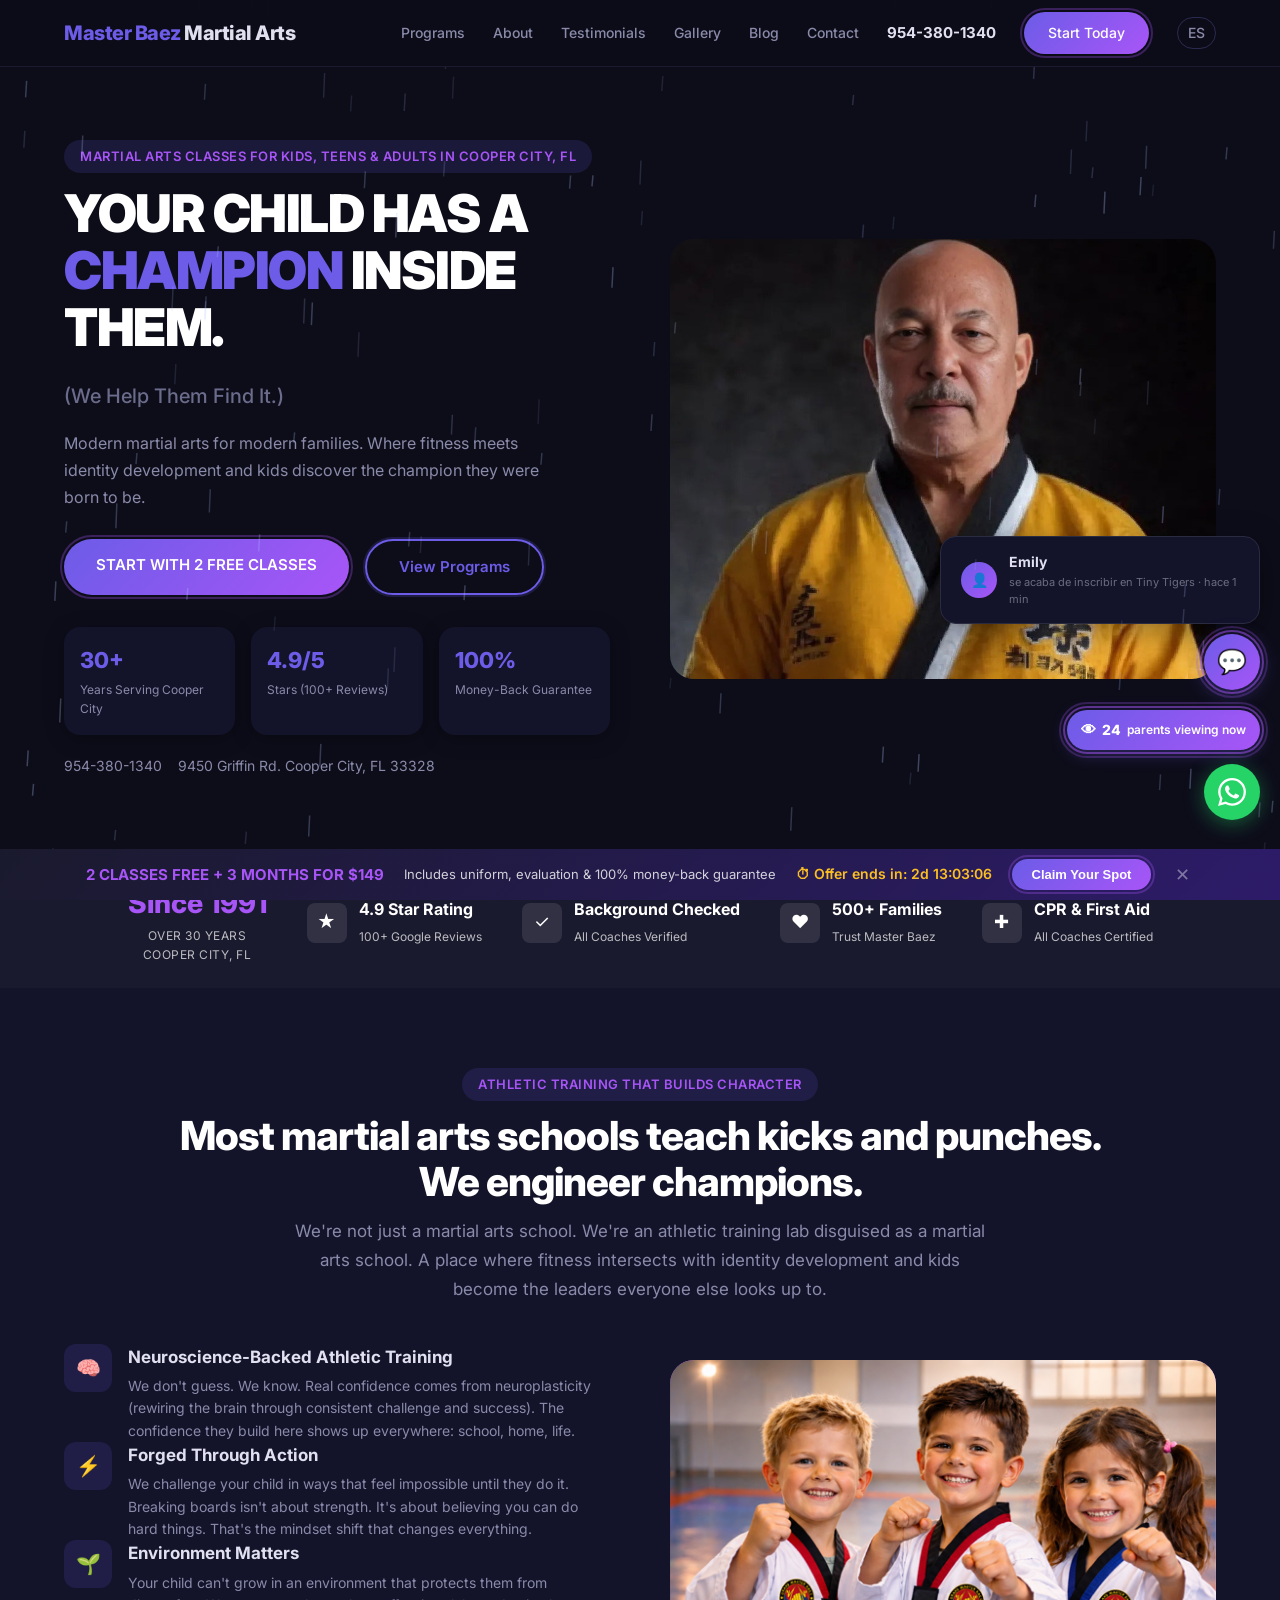
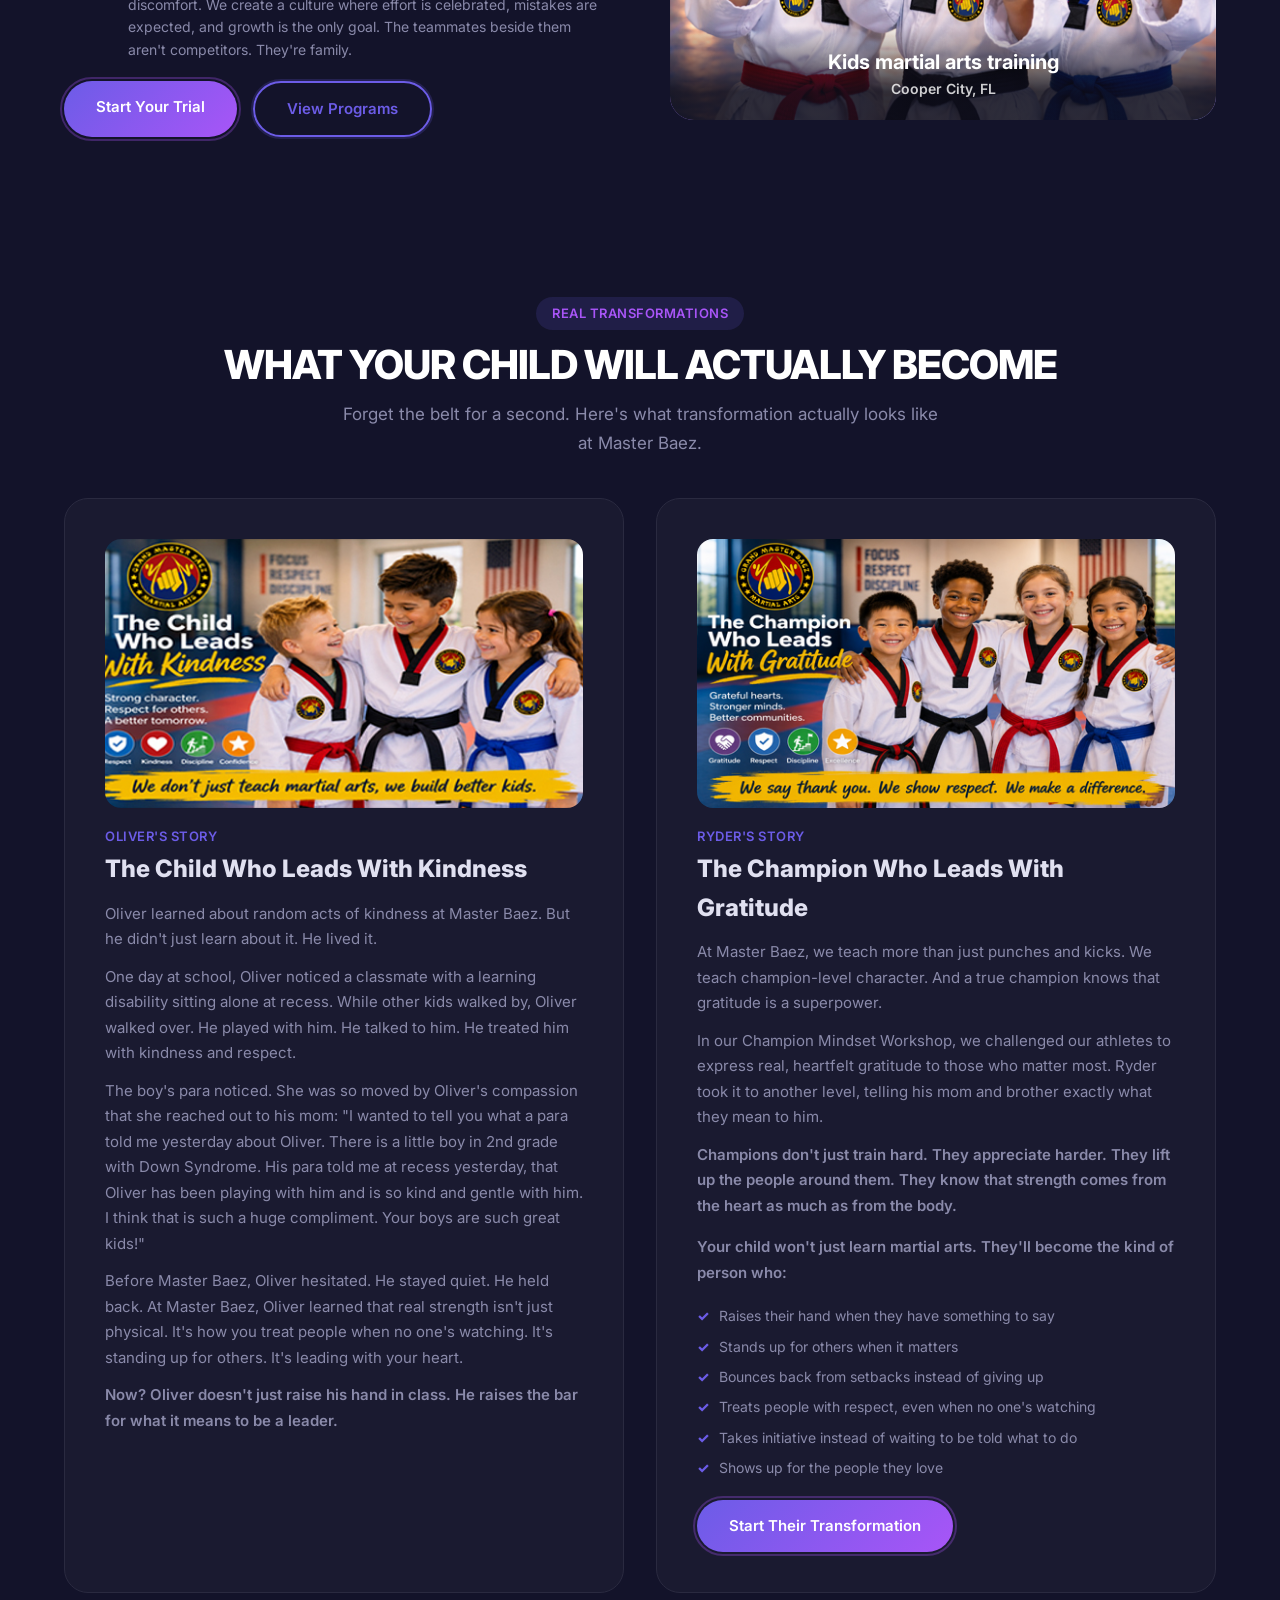
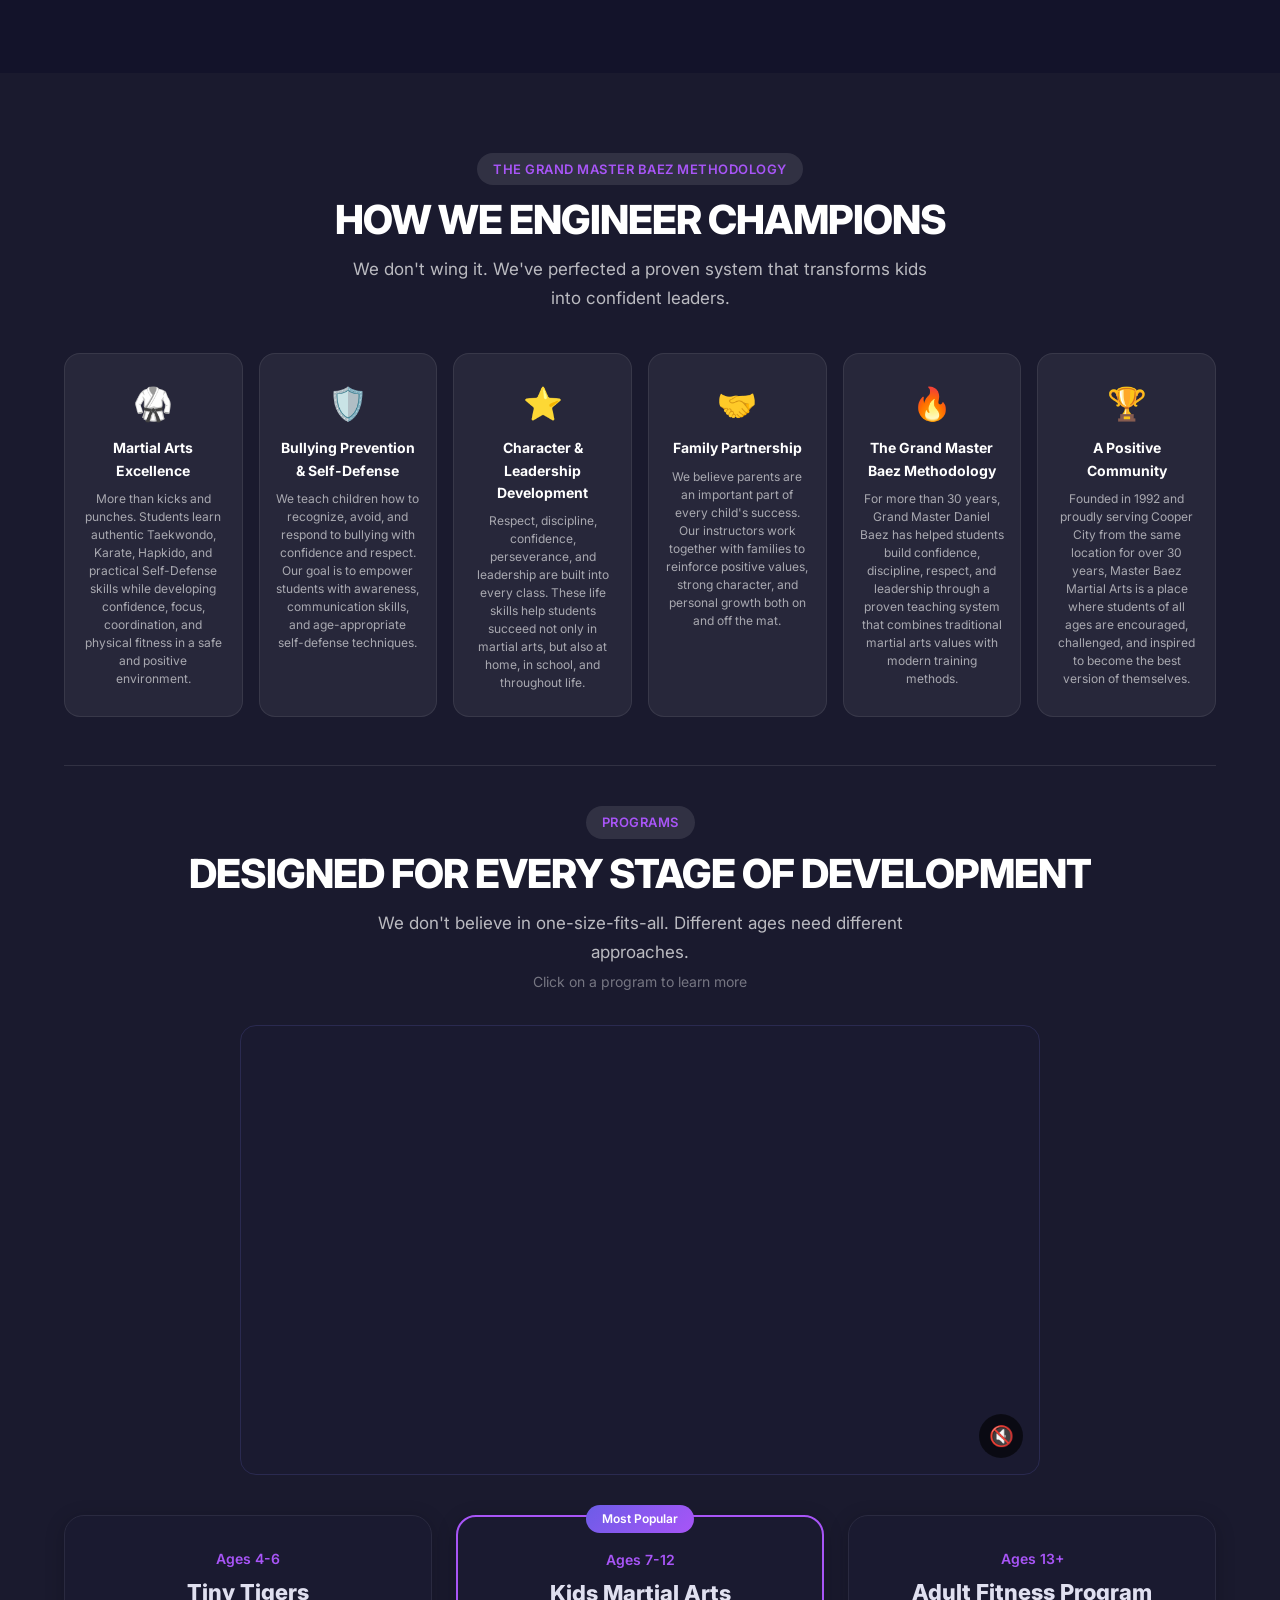
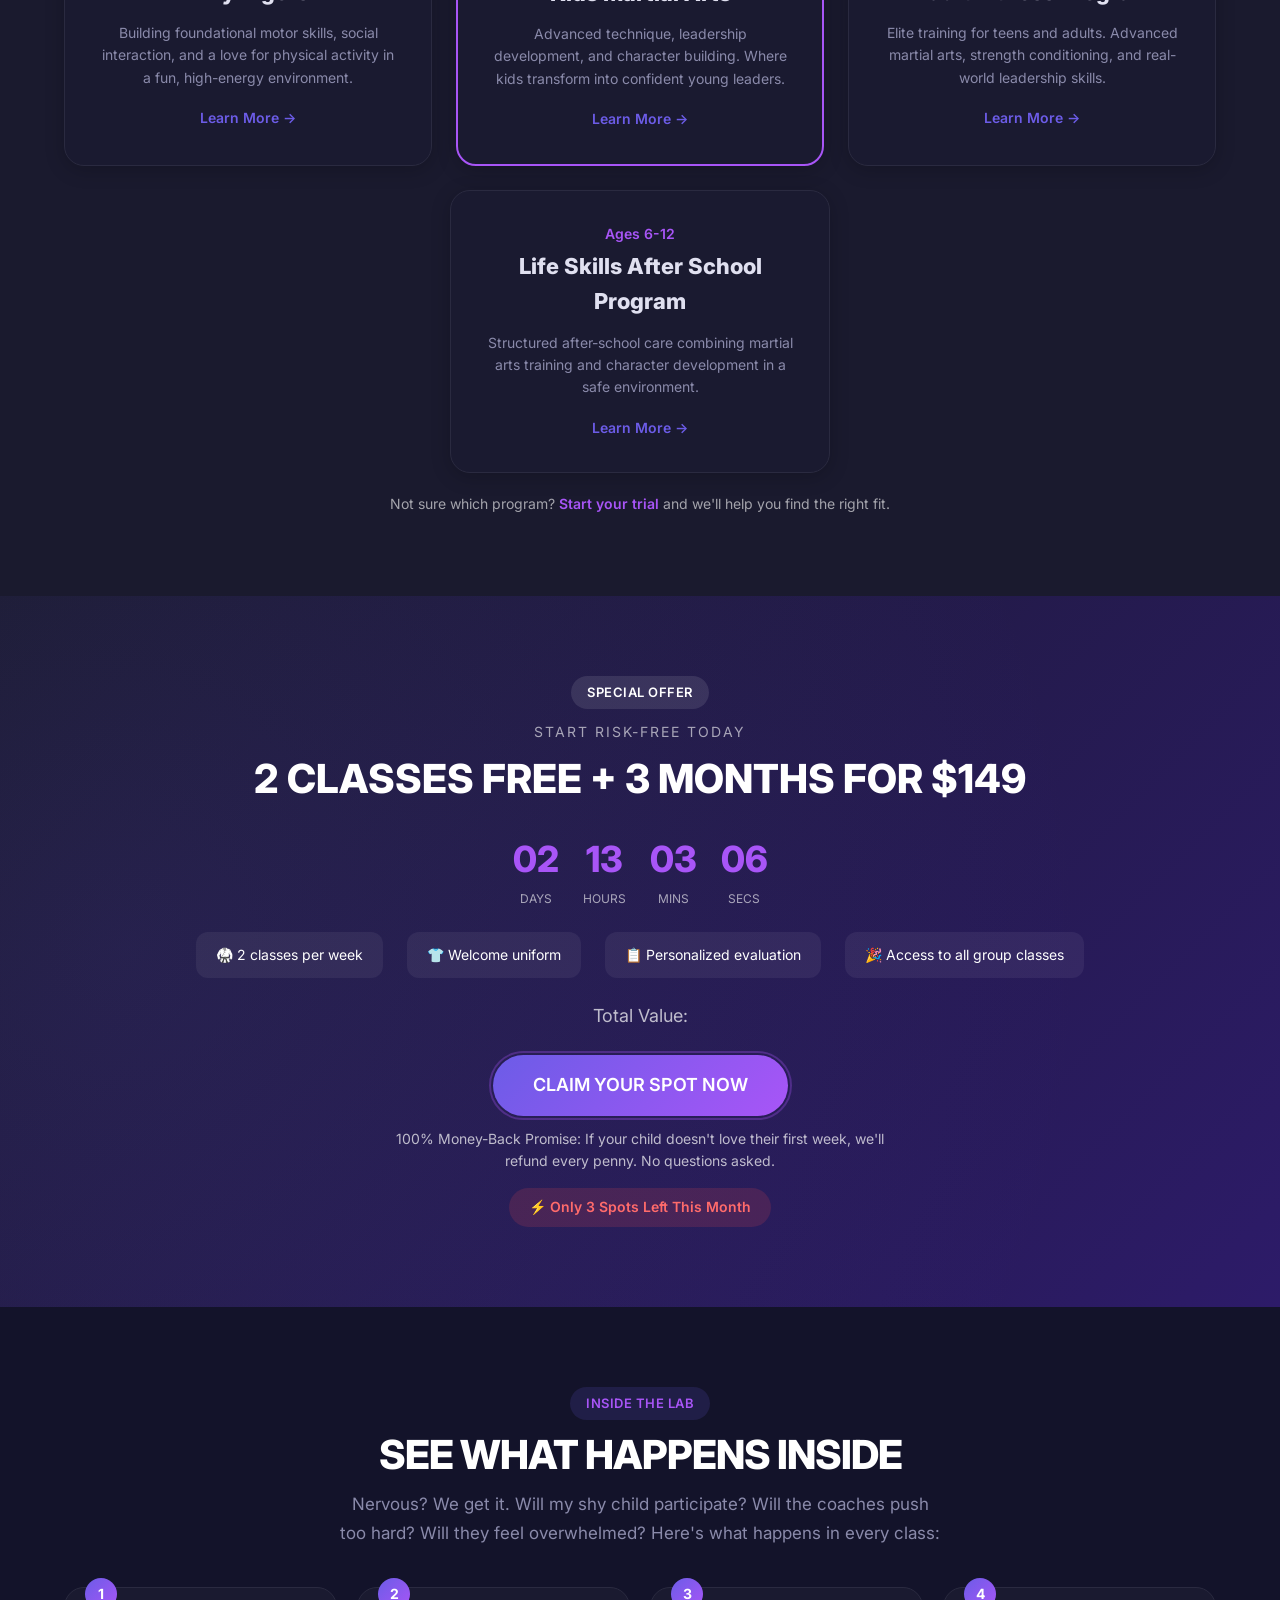
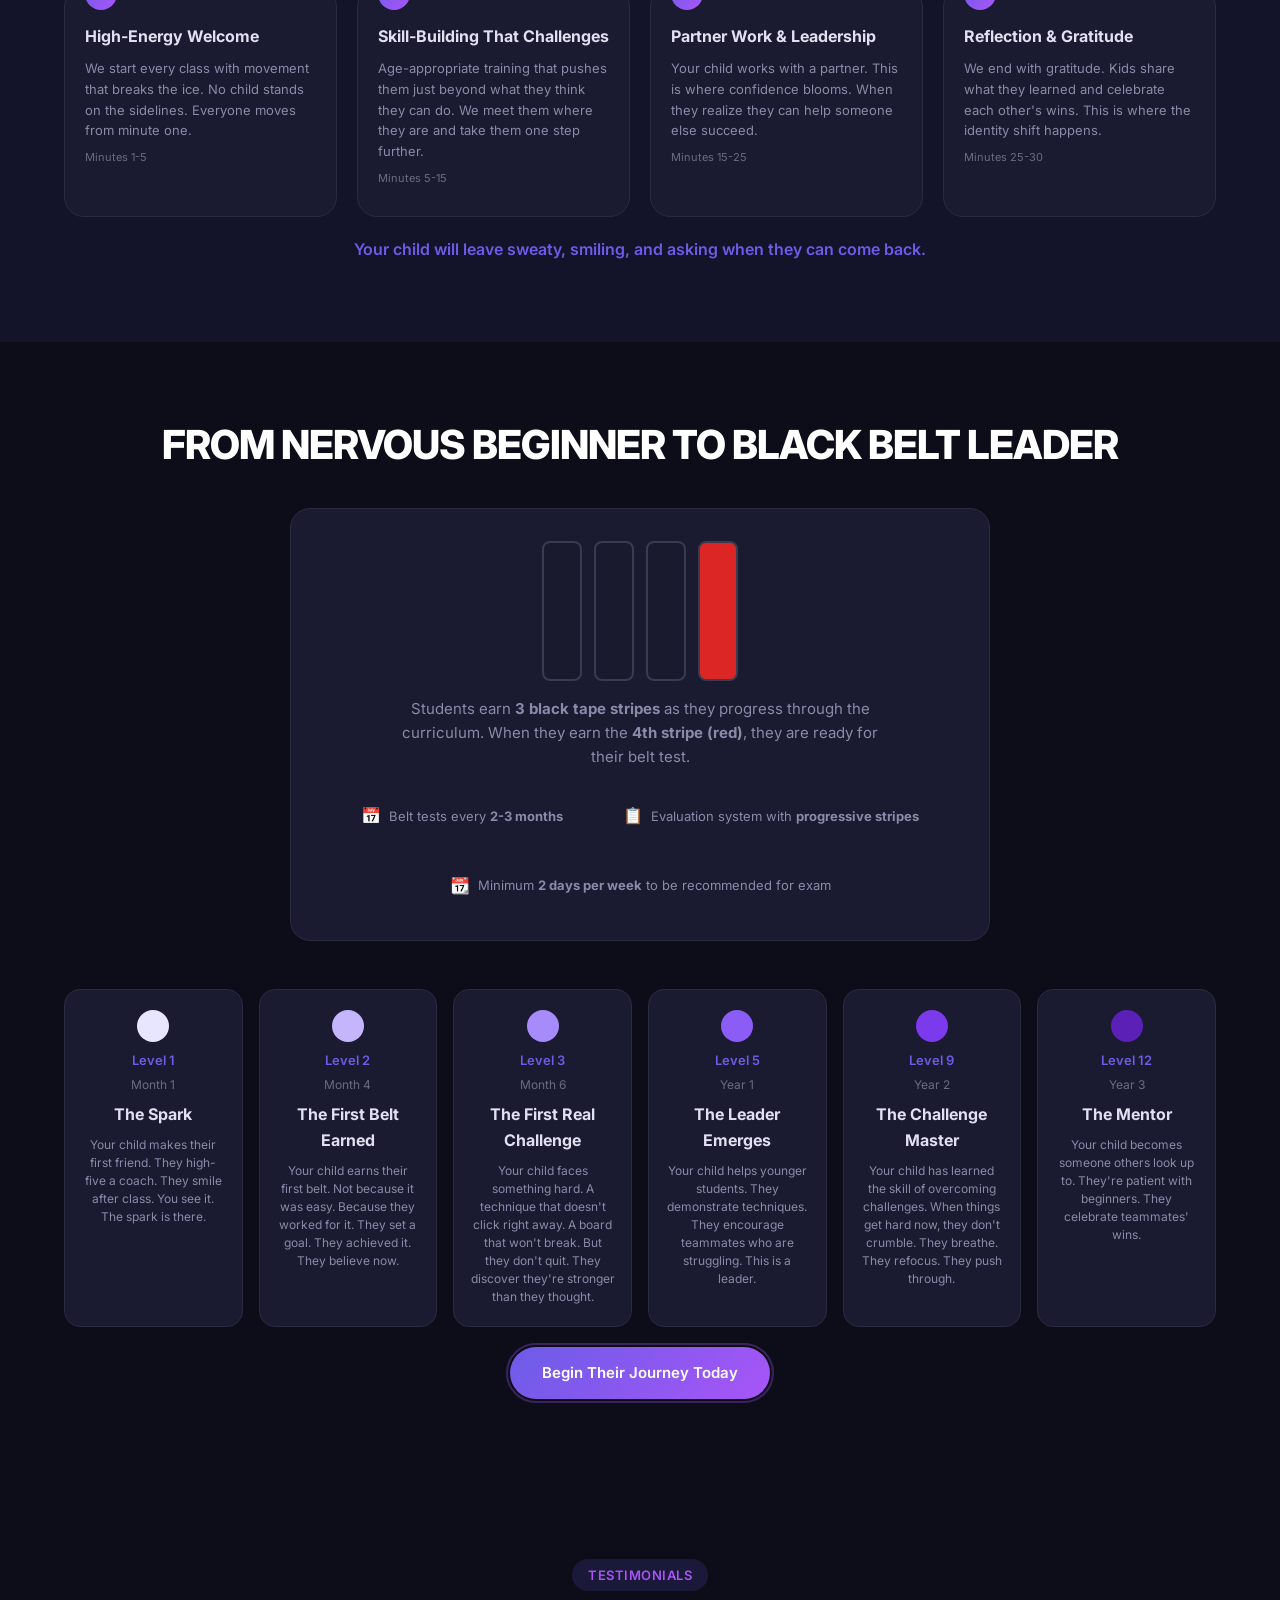
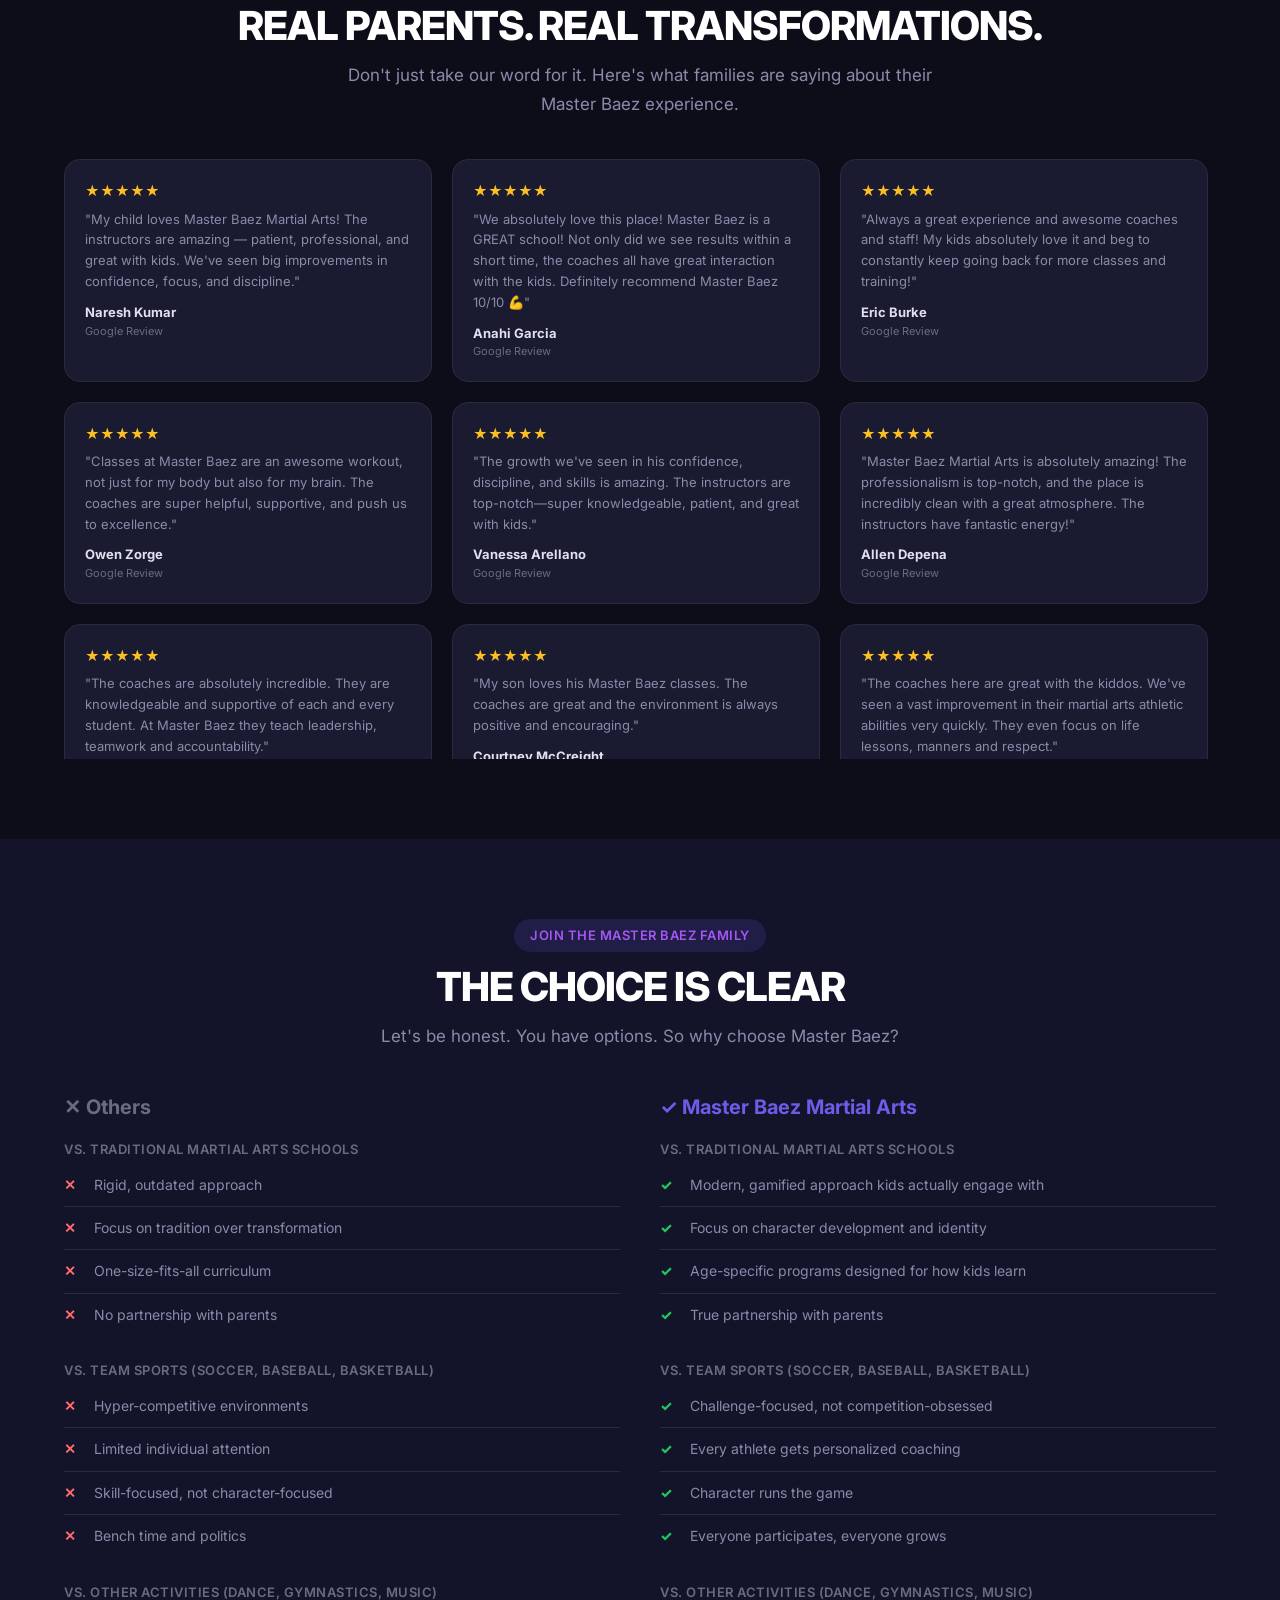
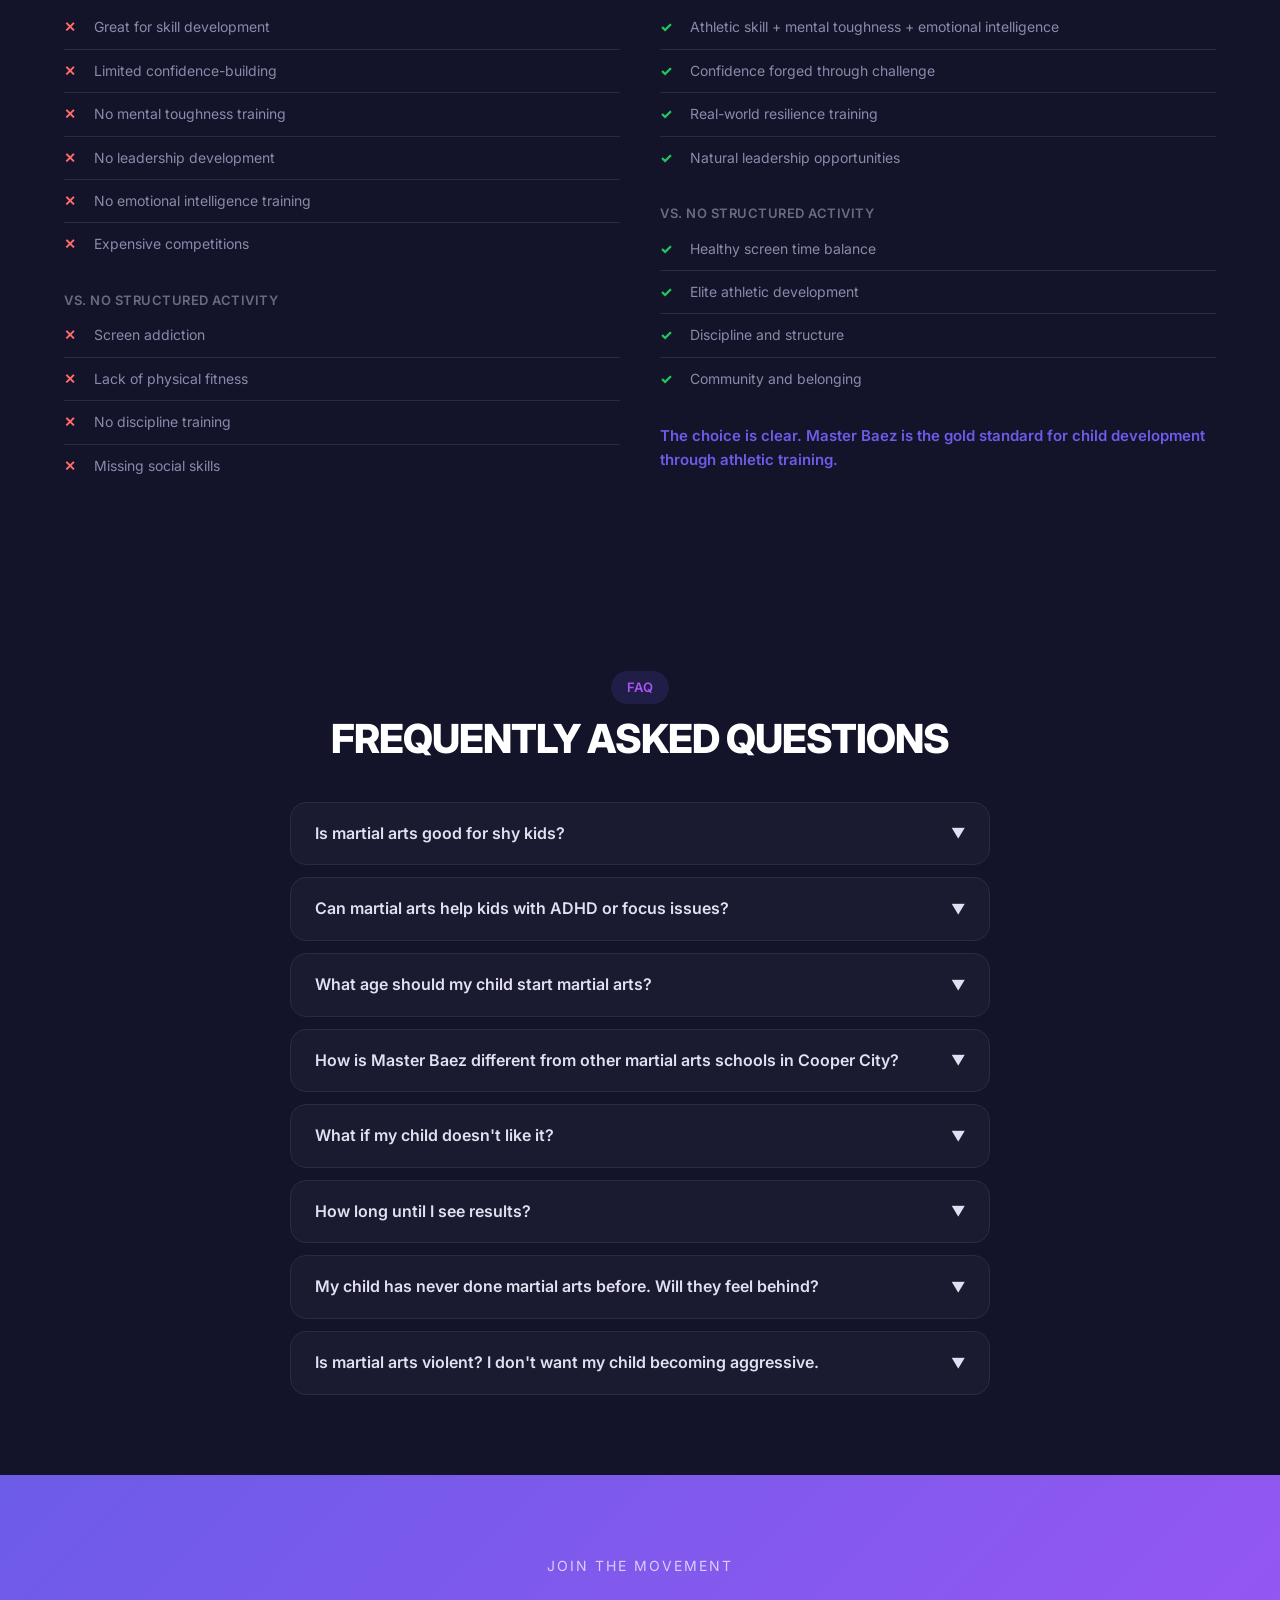
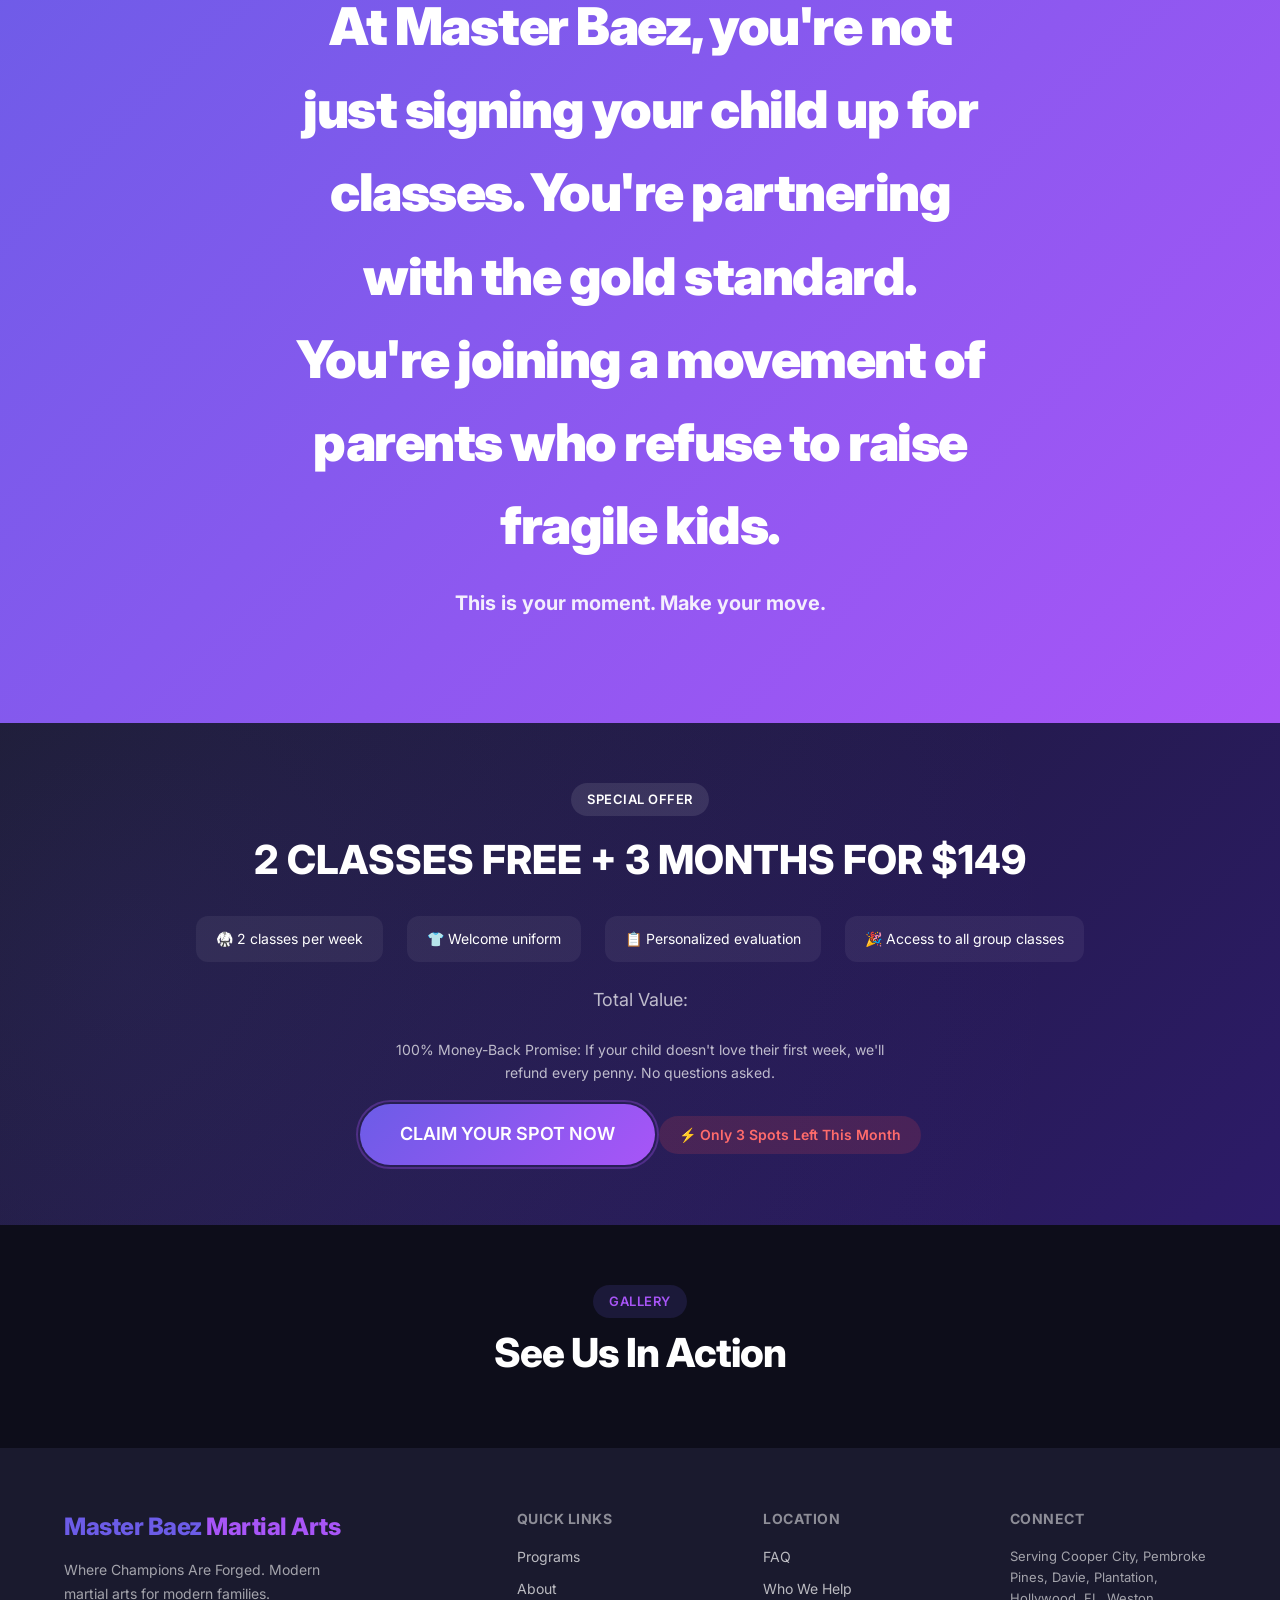
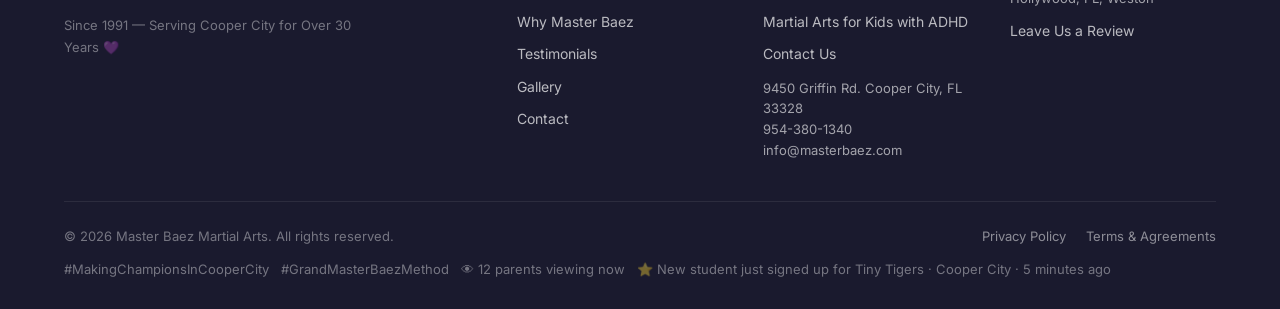
<file: index.html>
<!DOCTYPE html>
<html lang="en">
<head>
  <meta charset="UTF-8" />
  <meta name="viewport" content="width=device-width, initial-scale=1.0" />

  <!-- ===== PRIMARY SEO ===== -->
  <title>Master Baez Martial Arts | #1 Martial Arts School Cooper City, FL</title>
  <meta name="description" content="Award-winning martial arts school in Cooper City, FL. Kids & adult Taekwondo, Karate & self-defense. 2 FREE trial classes + 3 months with uniform for $149. Since 1991." />
  <meta name="keywords" content="martial arts Cooper City FL, kids martial arts Cooper City, Taekwondo Cooper City, Karate classes Cooper City, self defense kids Pembroke Pines, martial arts classes near me, Master Baez Martial Arts, best martial arts school Cooper City" />
  <meta name="robots" content="index, follow" />
  <meta name="author" content="Master Baez Martial Arts" />
  <link rel="canonical" href="https://www.masterbaezhapkido.com/" />
  <link rel="alternate" hreflang="en" href="https://www.masterbaezhapkido.com/" />
  <link rel="alternate" hreflang="es" href="https://www.masterbaezhapkido.com/es/" />
  <link rel="alternate" hreflang="x-default" href="https://www.masterbaezhapkido.com/" />

  <!-- ===== FAVICON ===== -->
  <link rel="icon" type="image/svg+xml" href="/favicon.svg" />
  <link rel="apple-touch-icon" href="/favicon.svg" />

  <!-- ===== OPEN GRAPH (Facebook / WhatsApp / Instagram) ===== -->
  <meta property="og:type" content="website" />
  <meta property="og:url" content="https://www.masterbaezhapkido.com/" />
  <meta property="og:title" content="Master Baez Martial Arts | #1 Martial Arts School Cooper City, FL" />
  <meta property="og:description" content="Award-winning martial arts for kids & adults in Cooper City, FL. Build confidence, discipline & resilience. 2 FREE trial classes. 3 months + uniform for $149." />
  <meta property="og:image" content="https://www.masterbaezhapkido.com/images/og-image.jpg" />
  <meta property="og:locale" content="en_US" />
  <meta property="og:locale:alternate" content="es_US" />
  <meta property="og:site_name" content="Master Baez Martial Arts" />

  <!-- ===== TWITTER / X CARD ===== -->
  <meta name="twitter:card" content="summary_large_image" />
  <meta name="twitter:title" content="Master Baez Martial Arts | #1 Martial Arts School Cooper City, FL" />
  <meta name="twitter:description" content="Kids & adult martial arts in Cooper City, FL. 2 FREE trial classes. Build confidence, discipline & resilience since 1991." />
  <meta name="twitter:image" content="https://www.masterbaezhapkido.com/images/og-image.jpg" />
  <meta name="twitter:site" content="@masterbaez" />
  <meta name="twitter:creator" content="@masterbaez" />

  <!-- ===== GEO / LOCAL SEO ===== -->
  <meta name="geo.region" content="US-FL" />
  <meta name="geo.placename" content="Cooper City, Florida" />
  <meta name="geo.position" content="26.0565;-80.2714" />
  <meta name="ICBM" content="26.0565, -80.2714" />

  <!-- ===== JSON-LD STRUCTURED DATA (LocalBusiness + SportsActivityLocation) ===== -->
  <script type="application/ld+json">
  {
    "@context": "https://schema.org",
    "@graph": [
      {
        "@type": ["LocalBusiness", "SportsActivityLocation"],
        "@id": "https://www.masterbaezhapkido.com/#business",
        "name": "Master Baez Martial Arts",
        "alternateName": "Master Baez Martial Arts Cooper City",
        "description": "Award-winning martial arts school in Cooper City, FL offering Taekwondo, Karate, Hapkido, and self-defense classes for kids ages 4+ and adults. Founded by Grandmaster Daniel Baez. Building confident, resilient champions since 1991.",
        "url": "https://www.masterbaezhapkido.com",
        "telephone": "+1-954-380-1340",
        "email": "info@masterbaez.com",
        "foundingDate": "1991",
        "priceRange": "$$",
        "currenciesAccepted": "USD",
        "paymentAccepted": "Cash, Credit Card, Check",
        "image": [
          "https://www.masterbaezhapkido.com/images/og-image.jpg"
        ],
        "logo": "https://www.masterbaezhapkido.com/images/logo.png",
        "address": {
          "@type": "PostalAddress",
          "streetAddress": "9450 Griffin Rd",
          "addressLocality": "Cooper City",
          "addressRegion": "FL",
          "postalCode": "33328",
          "addressCountry": "US"
        },
        "geo": {
          "@type": "GeoCoordinates",
          "latitude": 26.0565,
          "longitude": -80.2714
        },
        "areaServed": [
          { "@type": "City", "name": "Cooper City" },
          { "@type": "City", "name": "Pembroke Pines" },
          { "@type": "City", "name": "Davie" },
          { "@type": "City", "name": "Plantation" },
          { "@type": "City", "name": "Hollywood" },
          { "@type": "City", "name": "Sunrise" },
          { "@type": "City", "name": "Weston" }
        ],
        "hasMap": "https://maps.google.com/?q=Master+Baez+Martial+Arts+Cooper+City+FL",
        "openingHoursSpecification": [
          { "@type": "OpeningHoursSpecification", "dayOfWeek": ["Monday","Wednesday","Friday"], "opens": "16:00", "closes": "20:00" },
          { "@type": "OpeningHoursSpecification", "dayOfWeek": ["Tuesday","Thursday"], "opens": "16:00", "closes": "20:00" },
          { "@type": "OpeningHoursSpecification", "dayOfWeek": "Saturday", "opens": "09:00", "closes": "13:00" }
        ],
        "sameAs": [
          "https://www.facebook.com/masterbaezmartialarts",
          "https://www.instagram.com/masterbaezmartialarts",
          "https://www.yelp.com/biz/master-baez-martial-arts-cooper-city"
        ],
        "aggregateRating": {
          "@type": "AggregateRating",
          "ratingValue": "5",
          "reviewCount": "200",
          "bestRating": "5",
          "worstRating": "1"
        },
        "hasOfferCatalog": {
          "@type": "OfferCatalog",
          "name": "Martial Arts Programs",
          "itemListElement": [
            {
              "@type": "Offer",
              "name": "Tiny Tigers — Ages 4-6",
              "description": "Foundational martial arts and life skills for young children ages 4-6 in Cooper City, FL.",
              "price": "149",
              "priceCurrency": "USD",
              "availability": "https://schema.org/InStock"
            },
            {
              "@type": "Offer",
              "name": "Kids Martial Arts — Ages 7-12",
              "description": "Taekwondo, Karate, and self-defense for kids ages 7-12 in Cooper City, FL. Builds confidence, focus, and discipline.",
              "price": "149",
              "priceCurrency": "USD",
              "availability": "https://schema.org/InStock"
            },
            {
              "@type": "Offer",
              "name": "Teen Martial Arts — Ages 13-17",
              "description": "Advanced martial arts for teenagers in Cooper City, FL. Leadership, discipline, and physical fitness.",
              "price": "149",
              "priceCurrency": "USD",
              "availability": "https://schema.org/InStock"
            },
            {
              "@type": "Offer",
              "name": "Adult Martial Arts",
              "description": "Adult fitness and martial arts classes in Cooper City, FL. All fitness levels welcome.",
              "price": "149",
              "priceCurrency": "USD",
              "availability": "https://schema.org/InStock"
            },
            {
              "@type": "Offer",
              "name": "3-Month Special — 2 Free Classes + Uniform",
              "description": "Special offer: 3 months of unlimited martial arts classes + welcome uniform + personalized evaluation for $149. Includes 2 FREE trial classes.",
              "price": "149",
              "priceCurrency": "USD",
              "availability": "https://schema.org/LimitedAvailability"
            }
          ]
        },
        "founder": {
          "@type": "Person",
          "name": "Grandmaster Daniel Baez",
          "jobTitle": "Grandmaster & Head Instructor",
          "description": "Grandmaster Daniel Baez has been teaching martial arts since 1991. He is the founder of Master Baez Martial Arts in Cooper City, FL."
        }
      },
      {
        "@type": "WebSite",
        "@id": "https://www.masterbaezhapkido.com/#website",
        "url": "https://www.masterbaezhapkido.com",
        "name": "Master Baez Martial Arts",
        "description": "Official website of Master Baez Martial Arts — the #1 martial arts school in Cooper City, FL.",
        "publisher": { "@id": "https://www.masterbaezhapkido.com/#business" },
        "inLanguage": ["en-US", "es-US"],
        "potentialAction": {
          "@type": "SearchAction",
          "target": "https://www.masterbaezhapkido.com/?s={search_term_string}",
          "query-input": "required name=search_term_string"
        }
      },
      {
        "@type": "FAQPage",
        "mainEntity": [
          {
            "@type": "Question",
            "name": "What is the best martial arts school in Cooper City, FL?",
            "acceptedAnswer": {
              "@type": "Answer",
              "text": "Master Baez Martial Arts has been voted the best martial arts school in Cooper City, FL by community vote. Located at 9450 Griffin Rd, Cooper City, FL 33328. Call 954-380-1340."
            }
          },
          {
            "@type": "Question",
            "name": "What age can kids start martial arts at Master Baez?",
            "acceptedAnswer": {
              "@type": "Answer",
              "text": "Kids can start as young as 4 years old with our Tiny Tigers program. We offer classes for ages 4-6, 7-12, 13-17, and adults."
            }
          },
          {
            "@type": "Question",
            "name": "Does Master Baez Martial Arts offer a free trial class?",
            "acceptedAnswer": {
              "@type": "Answer",
              "text": "Yes! Master Baez Martial Arts offers 2 FREE trial classes with no obligation. Our current special includes 3 months of classes + uniform for only $149."
            }
          },
          {
            "@type": "Question",
            "name": "Where is Master Baez Martial Arts located?",
            "acceptedAnswer": {
              "@type": "Answer",
              "text": "Master Baez Martial Arts is located at 9450 Griffin Rd, Cooper City, FL 33328. We serve Cooper City, Pembroke Pines, Davie, Plantation, Hollywood, Sunrise, and Weston."
            }
          },
          {
            "@type": "Question",
            "name": "Does martial arts help kids with bullying?",
            "acceptedAnswer": {
              "@type": "Answer",
              "text": "Yes. At Master Baez Martial Arts, we teach kids to recognize, avoid, and respond to bullying with confidence and respect — without becoming bullies themselves. Our program builds the quiet confidence that bullies can't touch."
            }
          }
        ]
      },
      {
        "@type": "Blog",
        "@id": "https://www.masterbaezhapkido.com/blog/#blog",
        "name": "Master Baez Martial Arts Blog",
        "url": "https://www.masterbaezhapkido.com/blog/",
        "publisher": { "@id": "https://www.masterbaezhapkido.com/#business" },
        "blogPost": [
          { "@type": "BlogPosting", "@id": "https://www.masterbaezhapkido.com/blog/raising-a-resilient-child.html#article", "headline": "5 Ways to Raise a Resilient Child (And Why Most Parents Are Getting It Backwards)", "datePublished": "2026-05-19" },
          { "@type": "BlogPosting", "@id": "https://www.masterbaezhapkido.com/blog/bullying-prevention-for-kids.html#article", "headline": "How Master Baez Martial Arts Teaches Kids to Recognize, Avoid, and Respond to Bullying", "datePublished": "2026-02-27" },
          { "@type": "BlogPosting", "@id": "https://www.masterbaezhapkido.com/blog/why-martial-arts-builds-confidence.html#article", "headline": "Why Martial Arts Builds Confidence in Kids", "datePublished": "2026-02-26" },
          { "@type": "BlogPosting", "@id": "https://www.masterbaezhapkido.com/blog/voted-best-martial-arts-school-cooper-city.html#article", "headline": "Master Baez Martial Arts Voted Best Martial Arts School in Cooper City, FL", "datePublished": "2026-02-26" }
        ]
      },
      {
        "@type": "BreadcrumbList",
        "@id": "https://www.masterbaezhapkido.com/#breadcrumb",
        "itemListElement": [
          { "@type": "ListItem", "position": 1, "name": "Home", "item": "https://www.masterbaezhapkido.com/" }
        ]
      },
      {
        "@type": "Course",
        "name": "Tiny Tigers Martial Arts (Ages 4-6)",
        "description": "Foundational martial arts and life skills for children ages 4-6 in Cooper City, FL. Focus on motor skills, listening, respect, and basic kicks & blocks.",
        "provider": { "@id": "https://www.masterbaezhapkido.com/#business" },
        "educationalCredentialAwarded": "Tiny Tigers Belt Ranking",
        "audience": { "@type": "Audience", "audienceType": "Children ages 4-6" },
        "coursePrerequisites": "None"
      },
      {
        "@type": "Course",
        "name": "Kids Martial Arts (Ages 7-12)",
        "description": "Taekwondo, Karate, and Hapkido for kids ages 7-12 in Cooper City, FL. Builds confidence, focus, discipline, and physical fitness through structured martial arts training.",
        "provider": { "@id": "https://www.masterbaezhapkido.com/#business" },
        "educationalCredentialAwarded": "Kids Martial Arts Belt Ranking",
        "audience": { "@type": "Audience", "audienceType": "Children ages 7-12" },
        "coursePrerequisites": "None"
      },
      {
        "@type": "Course",
        "name": "Teen Martial Arts (Ages 13-17)",
        "description": "Advanced martial arts training for teenagers ages 13-17 in Cooper City, FL. Leadership development, advanced techniques, sparring, and physical conditioning.",
        "provider": { "@id": "https://www.masterbaezhapkido.com/#business" },
        "educationalCredentialAwarded": "Teen Martial Arts Belt Ranking",
        "audience": { "@type": "Audience", "audienceType": "Teens ages 13-17" },
        "coursePrerequisites": "None"
      },
      {
        "@type": "Course",
        "name": "Adult Martial Arts Program",
        "description": "Adult martial arts and fitness classes in Cooper City, FL. Taekwondo, Karate, Hapkido, and self-defense for all fitness levels.",
        "provider": { "@id": "https://www.masterbaezhapkido.com/#business" },
        "educationalCredentialAwarded": "Adult Martial Arts Belt Ranking",
        "audience": { "@type": "Audience", "audienceType": "Adults" },
        "coursePrerequisites": "None"
      }
    ]
  }
  </script>

  <link rel="preconnect" href="https://fonts.googleapis.com">
  <link rel="preconnect" href="https://fonts.gstatic.com" crossorigin>
  <link href="https://fonts.googleapis.com/css2?family=Inter:wght@400;500;600;700;800;900&display=swap" rel="stylesheet">
  <link rel="stylesheet" href="styles.css">
</head>
<body>

  <!-- Navigation + Hero -->
  <header>
    <nav class="nav">
      <div class="nav-inner">
        <div class="nav-logo">Master Baez <span>Martial Arts</span></div>
        <button class="mobile-toggle" onclick="document.querySelector('.nav-links').classList.toggle('open')">
          <span></span><span></span><span></span>
        </button>
        <div class="nav-links">
          <a href="#programs" data-i18n="nav_programs">Programs</a>
          <a href="#about" data-i18n="nav_about">About</a>
          <a href="#testimonials" data-i18n="nav_testimonials">Testimonials</a>
          <a href="#gallery">Gallery</a>
          <a href="blog/index.html" data-i18n="nav_blog">Blog</a>
          <a href="#contact" data-i18n="nav_contact">Contact</a>
          <span class="nav-phone" data-i18n="nav_phone">954-380-1340</span>
          <a href="#trial" class="nav-cta" data-i18n="nav_cta">Start Today</a>
          <a class="lang-toggle" id="langToggle" href="#" onclick="toggleLang(); return false;">ES</a>
        </div>
      </div>
    </nav>

    <section class="hero" id="about">
      <div class="container">
        <div class="hero-grid">
          <div>
            <div class="section-label" data-i18n="hero_tag">Martial Arts Classes for Kids, Teens & Adults in Cooper City, FL</div>
            <h1><span class="sr-only">Master Baez Martial Arts | #1 Martial Arts School in Cooper City, FL</span><span aria-hidden="true">YOUR CHILD HAS A <em>CHAMPION</em> INSIDE THEM.<br><span style="font-size:20px;font-weight:500;color:#6b6b8b;letter-spacing:0;">(We Help Them Find It.)</span></span></h1>
            <p class="hero-desc" data-i18n="hero_desc">Modern martial arts for modern families. Where fitness meets identity development and kids discover the champion they were born to be.</p>
            <div class="hero-btns">
              <a href="#trial" class="btn-primary" data-i18n="hero_btn1">START WITH 2 FREE CLASSES</a>
              <a href="#programs" class="btn-secondary" data-i18n="hero_btn2">View Programs</a>
            </div>
            <div class="hero-stats">
              <div class="hero-stat"><div class="hero-stat-num">30+</div><div class="hero-stat-label" data-i18n="stat_years">Years Serving Cooper City</div></div>
              <div class="hero-stat"><div class="hero-stat-num">4.9/5</div><div class="hero-stat-label" data-i18n="stat_stars">Stars (100+ Reviews)</div></div>
              <div class="hero-stat"><div class="hero-stat-num">100%</div><div class="hero-stat-label" data-i18n="stat_money">Money-Back Guarantee</div></div>
            </div>
            <div class="hero-info">
              <span data-i18n="hero_phone">954-380-1340</span>
              <span data-i18n="hero_address">9450 Griffin Rd. Cooper City, FL 33328</span>
            </div>
          </div>
          <div class="hero-image" style="background:#13132a;overflow:hidden;position:relative;">
            <div class="media-slot hero-single-slot" data-media-slot="hero-main-en" style="position:absolute;inset:0;background:#13132a;">
            </div>
          </div>
        </div>
      </div>
    </section>
  </header>

  <main>
  <!-- Awards Bar -->
  <div class="awards-bar">
    <div class="container">
      <div class="awards-grid">
        <div class="award-item">
          <div class="big" style="color:#a855f7;" data-i18n="award_since">Since 1991</div>
          <div class="small" data-i18n-html="award_years">Over 30 Years<br>Cooper City, FL</div>
        </div>
        <div class="award-badge">
          <div class="award-badge-icon">★</div>
          <div><strong data-i18n="award_rating">4.9 Star Rating</strong><br><span style="font-size:12px;opacity:0.7;" data-i18n="award_reviews">100+ Google Reviews</span></div>
        </div>
        <div class="award-badge">
          <div class="award-badge-icon">✓</div>
          <div><strong data-i18n="award_bgcheck">Background Checked</strong><br><span style="font-size:12px;opacity:0.7;" data-i18n="award_verified">All Coaches Verified</span></div>
        </div>
        <div class="award-badge">
          <div class="award-badge-icon">♥</div>
          <div><strong data-i18n="award_families">500+ Families</strong><br><span style="font-size:12px;opacity:0.7;" data-i18n="award_trust">Trust Master Baez</span></div>
        </div>
        <div class="award-badge">
          <div class="award-badge-icon">✚</div>
          <div><strong data-i18n="award_cpr">CPR &amp; First Aid</strong><br><span style="font-size:12px;opacity:0.7;" data-i18n="award_certified">All Coaches Certified</span></div>
        </div>
      </div>
    </div>
  </div>

  <!-- Athletic Training -->
  <section class="athletic">
    <div class="container">
      <div class="section-center">
        <div class="section-label" data-i18n="ath_label">ATHLETIC TRAINING THAT BUILDS CHARACTER</div>
        <h2 class="section-title" data-i18n-html="ath_title">Most martial arts schools teach kicks and punches.<br>We engineer champions.</h2>
        <p class="section-sub" style="max-width:700px;" data-i18n="ath_desc">We're not just a martial arts school. We're an athletic training lab disguised as a martial arts school. A place where fitness intersects with identity development and kids become the leaders everyone else looks up to.</p>
      </div>
      <div class="athletic-grid">
        <div>
          <div class="ath-features">
            <div class="ath-feat">
              <div class="ath-feat-icon">🧠</div>
              <div>
                <h4 data-i18n="ath_feat1_title">Neuroscience-Backed Athletic Training</h4>
                <p data-i18n="ath_feat1_desc">We don't guess. We know. Real confidence comes from neuroplasticity (rewiring the brain through consistent challenge and success). The confidence they build here shows up everywhere: school, home, life.</p>
              </div>
            </div>
            <div class="ath-feat">
              <div class="ath-feat-icon">⚡</div>
              <div>
                <h4 data-i18n="ath_feat2_title">Forged Through Action</h4>
                <p data-i18n="ath_feat2_desc">We challenge your child in ways that feel impossible until they do it. Breaking boards isn't about strength. It's about believing you can do hard things. That's the mindset shift that changes everything.</p>
              </div>
            </div>
            <div class="ath-feat">
              <div class="ath-feat-icon">🌱</div>
              <div>
                <h4 data-i18n="ath_feat3_title">Environment Matters</h4>
                <p data-i18n="ath_feat3_desc">Your child can't grow in an environment that protects them from discomfort. We create a culture where effort is celebrated, mistakes are expected, and growth is the only goal. The teammates beside them aren't competitors. They're family.</p>
              </div>
            </div>
          </div>
          <div class="hero-btns mt-20">
            <a href="#trial" class="btn-primary" data-i18n="ath_btn1">Start Your Trial</a>
            <a href="#programs" class="btn-secondary" data-i18n="ath_btn2">View Programs</a>
          </div>
        </div>
        <div class="ath-image" style="position:relative;overflow:hidden;">
          <div class="media-slot" data-media-slot="athletic-1-en" style="position:absolute;inset:0;">
            <div class="upload-hint">+ Add photo/video</div>
          </div>
          <div class="media-caption-overlay" style="position:absolute;left:0;right:0;bottom:0;z-index:2;padding:20px;background:linear-gradient(transparent, rgba(13,13,26,0.85) 70%);">
            <div style="font-size:20px;font-weight:700;" data-i18n="ath_img_label">Kids martial arts training</div>
            <div style="font-size:14px;opacity:0.8;" data-i18n="ath_img_sub">Cooper City, FL</div>
          </div>
        </div>
      </div>
    </div>
  </section>

  <!-- Transformations -->
  <section class="transformations">
    <div class="container">
      <div class="section-center">
        <div class="section-label" data-i18n="section_transformations">REAL TRANSFORMATIONS</div>
        <h2 class="section-title" data-i18n="trans_title">WHAT YOUR CHILD WILL ACTUALLY BECOME</h2>
        <p class="section-sub" data-i18n="trans_sub">Forget the belt for a second. Here's what transformation actually looks like at Master Baez.</p>
      </div>
      <div class="transform-grid">
        <div class="trans-card">
          <div class="media-slot photo-slot" data-media-slot="trans-oliver-en"><div class="upload-hint">+ Add photo</div></div>
          <div class="trans-label" data-i18n="trans_oliver_label">Oliver's Story</div>
          <div class="trans-name" data-i18n="trans_oliver_name">The Child Who Leads With Kindness</div>
          <p data-i18n="trans_oliver_p1">Oliver learned about random acts of kindness at Master Baez. But he didn't just learn about it. He lived it.</p>
          <p style="margin-top:12px;" data-i18n="trans_oliver_p2">One day at school, Oliver noticed a classmate with a learning disability sitting alone at recess. While other kids walked by, Oliver walked over. He played with him. He talked to him. He treated him with kindness and respect.</p>
          <p style="margin-top:12px;" data-i18n="trans_oliver_p3">The boy's para noticed. She was so moved by Oliver's compassion that she reached out to his mom: "I wanted to tell you what a para told me yesterday about Oliver. There is a little boy in 2nd grade with Down Syndrome. His para told me at recess yesterday, that Oliver has been playing with him and is so kind and gentle with him. I think that is such a huge compliment. Your boys are such great kids!"</p>
          <p style="margin-top:12px;" data-i18n="trans_oliver_p4">Before Master Baez, Oliver hesitated. He stayed quiet. He held back. At Master Baez, Oliver learned that real strength isn't just physical. It's how you treat people when no one's watching. It's standing up for others. It's leading with your heart.</p>
          <p style="margin-top:12px;font-weight:600;" data-i18n="trans_oliver_p5">Now? Oliver doesn't just raise his hand in class. He raises the bar for what it means to be a leader.</p>
        </div>
        <div class="trans-card">
          <div class="media-slot photo-slot" data-media-slot="trans-ryder-en"><div class="upload-hint">+ Add photo</div></div>
          <div class="trans-label" data-i18n="trans_ryder_label">Ryder's Story</div>
          <div class="trans-name" data-i18n="trans_ryder_name">The Champion Who Leads With Gratitude</div>
          <p data-i18n="trans_ryder_p1">At Master Baez, we teach more than just punches and kicks. We teach champion-level character. And a true champion knows that gratitude is a superpower.</p>
          <p style="margin-top:12px;" data-i18n="trans_ryder_p2">In our Champion Mindset Workshop, we challenged our athletes to express real, heartfelt gratitude to those who matter most. Ryder took it to another level, telling his mom and brother exactly what they mean to him.</p>
          <p style="margin-top:12px;font-weight:600;" data-i18n="trans_ryder_p3">Champions don't just train hard. They appreciate harder. They lift up the people around them. They know that strength comes from the heart as much as from the body.</p>
          <p style="margin-top:16px;font-weight:600;" data-i18n="trans_intro">Your child won't just learn martial arts. They'll become the kind of person who:</p>
          <div class="trans-traits">
            <div class="trans-trait" data-i18n="trans_trait_1">Raises their hand when they have something to say</div>
            <div class="trans-trait" data-i18n="trans_trait_2">Stands up for others when it matters</div>
            <div class="trans-trait" data-i18n="trans_trait_3">Bounces back from setbacks instead of giving up</div>
            <div class="trans-trait" data-i18n="trans_trait_4">Treats people with respect, even when no one's watching</div>
            <div class="trans-trait" data-i18n="trans_trait_5">Takes initiative instead of waiting to be told what to do</div>
            <div class="trans-trait" data-i18n="trans_trait_6">Shows up for the people they love</div>
          </div>
          <div class="mt-20">
            <a href="#trial" class="btn-primary" data-i18n="trans_btn">Start Their Transformation</a>
          </div>
        </div>
      </div>
    </div>
  </section>

  <!-- Methodology -->
  <section class="methodology" id="programs">
    <div class="container">
      <div class="section-center">
        <div class="section-label" style="background:rgba(255,255,255,0.1);color:#a855f7;" data-i18n="section_methodology">THE GRAND MASTER BAEZ METHODOLOGY</div>
        <h2 class="section-title" data-i18n="section_how_title">HOW WE ENGINEER CHAMPIONS</h2>
        <p class="section-sub" style="max-width:600px;" data-i18n="section_how_desc">We don't wing it. We've perfected a proven system that transforms kids into confident leaders.</p>
      </div>
      <div class="method-pillars">
        <div class="pillar">
          <div class="pillar-icon">🥋</div>
          <h4 data-i18n="pillar_1_title">Martial Arts Excellence</h4>
          <p data-i18n="pillar_1_desc">More than kicks and punches. Students learn authentic Taekwondo, Karate, Hapkido, and practical Self-Defense skills while developing confidence, focus, coordination, and physical fitness in a safe and positive environment.</p>
        </div>
        <div class="pillar">
          <div class="pillar-icon">🛡️</div>
          <h4 data-i18n="pillar_2_title">Bullying Prevention & Self-Defense</h4>
          <p data-i18n="pillar_2_desc">We teach children how to recognize, avoid, and respond to bullying with confidence and respect. Our goal is to empower students with awareness, communication skills, and age-appropriate self-defense techniques.</p>
        </div>
        <div class="pillar">
          <div class="pillar-icon">⭐</div>
          <h4 data-i18n="pillar_3_title">Character & Leadership Development</h4>
          <p data-i18n="pillar_3_desc">Respect, discipline, confidence, perseverance, and leadership are built into every class. These life skills help students succeed not only in martial arts, but also at home, in school, and throughout life.</p>
        </div>
        <div class="pillar">
          <div class="pillar-icon">🤝</div>
          <h4 data-i18n="pillar_4_title">Family Partnership</h4>
          <p data-i18n="pillar_4_desc">We believe parents are an important part of every child's success. Our instructors work together with families to reinforce positive values, strong character, and personal growth both on and off the mat.</p>
        </div>
        <div class="pillar">
          <div class="pillar-icon">🔥</div>
          <h4 data-i18n="pillar_5_title">The Grand Master Baez Methodology</h4>
          <p data-i18n="pillar_5_desc">For more than 30 years, Grand Master Daniel Baez has helped students build confidence, discipline, respect, and leadership through a proven teaching system that combines traditional martial arts values with modern training methods.</p>
        </div>
        <div class="pillar">
          <div class="pillar-icon">🏆</div>
          <h4 data-i18n="pillar_6_title">A Positive Community</h4>
          <p data-i18n="pillar_6_desc">Founded in 1991 and proudly serving Cooper City from the same location for over 30 years, Master Baez Martial Arts is a place where students of all ages are encouraged, challenged, and inspired to become the best version of themselves.</p>
        </div>
      </div>

      <div style="margin-top:48px;padding-top:40px;border-top:1px solid rgba(255,255,255,0.1);">
        <div class="section-center">
          <div class="section-label" style="background:rgba(255,255,255,0.1);color:#a855f7;" data-i18n="programs_label">PROGRAMS</div>
          <h2 class="section-title" style="color:#fff;" data-i18n="programs_title">DESIGNED FOR EVERY STAGE OF DEVELOPMENT</h2>
          <p class="section-sub" style="max-width:600px;color:rgba(255,255,255,0.7);" data-i18n="programs_sub">We don't believe in one-size-fits-all. Different ages need different approaches.</p>
          <p style="font-size:14px;color:rgba(255,255,255,0.4);margin-top:4px;" data-i18n="programs_click">Click on a program to learn more</p>
        </div>
        <div class="programs-video" data-media-slot="programs-welcome-en"></div>
        <div class="programs-grid">
          <div class="program-card">
            <div class="program-age" data-i18n="prog_1_age">Ages 4-6</div>
            <div class="program-name" data-i18n="prog_1_name">Tiny Tigers</div>
            <p class="program-desc" data-i18n="prog_1_desc">Building foundational motor skills, social interaction, and a love for physical activity in a fun, high-energy environment.</p>
            <a href="#" class="program-link" onclick="event.preventDefault();openProgramVideo('tiny_tigers','childForm',{program:'Tiny Tigers',age:'4-6'})" data-i18n="learn_more">Learn More →</a>
          </div>
          <div class="program-card featured">
            <div class="program-age" data-i18n="prog_2_age">Ages 7-12</div>
            <div class="program-name" data-i18n="prog_2_name">Kids Martial Arts</div>
            <p class="program-desc" data-i18n="prog_2_desc">Advanced technique, leadership development, and character building. Where kids transform into confident young leaders.</p>
            <a href="#" class="program-link" onclick="event.preventDefault();openProgramVideo('kids','childForm',{program:'Kids Martial Arts',age:'7-12'})" data-i18n="learn_more">Learn More →</a>
          </div>
          <div class="program-card">
            <div class="program-age" data-i18n="prog_3_age">Ages 13+</div>
            <div class="program-name" data-i18n="prog_3_name">Adult Fitness Program</div>
            <p class="program-desc" data-i18n="prog_3_desc">Elite training for teens and adults. Advanced martial arts, strength conditioning, and real-world leadership skills.</p>
            <a href="#" class="program-link" onclick="event.preventDefault();openProgramVideo('adults','adultChoice',{program:'Adult Fitness Program',age:'13+'})" data-i18n="learn_more">Learn More →</a>
          </div>
        </div>
        <div style="margin-top:24px;display:flex;justify-content:center;">
          <div class="program-card" style="max-width:380px;">
            <div class="program-age" data-i18n="prog_4_age">Ages 6-12</div>
            <div class="program-name" data-i18n="prog_4_name">Life Skills After School Program</div>
            <p class="program-desc" data-i18n="prog_4_desc">Structured after-school care combining martial arts training and character development in a safe environment.</p>
            <a href="#" class="program-link" onclick="event.preventDefault();openProgramVideo('after_school','childForm',{program:'Life Skills After School',age:'6-12'})" data-i18n="learn_more">Learn More →</a>
          </div>
        </div>
        <div class="section-center mt-20">
          <p style="font-size:14px;color:rgba(255,255,255,0.6);" data-i18n-html="programs_help">Not sure which program? <a href="#trial" style="color:#a855f7;font-weight:600;">Start your trial</a> and we'll help you find the right fit.</p>
        </div>
      </div>
    </div>
  </section>

  <!-- Offer -->
  <section class="offer" id="trial">
    <div class="container">
      <div class="offer-tag" data-i18n="offer_tag">SPECIAL OFFER</div>
      <div style="font-size:14px;text-transform:uppercase;letter-spacing:2px;opacity:0.6;margin-bottom:4px;" data-i18n="offer_start">Start Risk-Free Today</div>
      <h2 data-i18n="offer_title">2 CLASSES FREE + 3 MONTHS FOR $149</h2>
      <div class="timer">
        <div class="timer-item"><div class="num" id="days">02</div><div class="lbl" data-i18n="timer_days">Days</div></div>
        <div class="timer-item"><div class="num" id="hours">13</div><div class="lbl" data-i18n="timer_hours">Hours</div></div>
        <div class="timer-item"><div class="num" id="mins">03</div><div class="lbl" data-i18n="timer_mins">Mins</div></div>
        <div class="timer-item"><div class="num" id="secs">09</div><div class="lbl" data-i18n="timer_secs">Secs</div></div>
      </div>
      <div class="offer-items">
        <div class="offer-item" data-i18n="offer_1">🥋 Clases 2 días a la semana</div>
        <div class="offer-item" data-i18n="offer_2">👕 Uniforme de bienvenida</div>
        <div class="offer-item" data-i18n="offer_3">📋 Evaluación personalizada</div>
        <div class="offer-item" data-i18n="offer_4">🎉 Acceso a todas las clases grupales</div>
      </div>
      <div class="offer-total" data-i18n-html="offer_total">Total Value: <s>$499</s> <strong>$149</strong></div>
      <a href="#" class="btn-primary" style="font-size:18px;padding:16px 40px;" data-i18n="offer_btn" onclick="openModal('program'); return false;">CLAIM YOUR SPOT NOW</a>
      <div class="offer-guarantee" data-i18n="offer_guarantee">100% Money-Back Promise: If your child doesn't love their first week, we'll refund every penny. No questions asked.</div>
      <div class="offer-spots" data-i18n="offer_spots">⚡ Only 3 Spots Left This Month</div>
    </div>
  </section>

  <!-- Inside The Lab -->
  <section class="inside-lab">
    <div class="container">
      <div class="section-center">
        <div class="section-label" data-i18n="section_inside">INSIDE THE LAB</div>
        <h2 class="section-title" data-i18n="inside_title">SEE WHAT HAPPENS INSIDE</h2>
        <p class="section-sub" data-i18n="inside_desc">Nervous? We get it. Will my shy child participate? Will the coaches push too hard? Will they feel overwhelmed? Here's what happens in every class:</p>
      </div>
      <div class="lab-steps">
        <div class="lab-step">
          <div class="lab-step-num">1</div>
          <h4 data-i18n="inside_1_title">High-Energy Welcome</h4>
          <p data-i18n="inside_1_desc">We start every class with movement that breaks the ice. No child stands on the sidelines. Everyone moves from minute one.</p>
          <p style="font-size:11px;color:#6b6b80;margin-top:8px;" data-i18n="inside_1_time">Minutes 1-5</p>
        </div>
        <div class="lab-step">
          <div class="lab-step-num">2</div>
          <h4 data-i18n="inside_2_title">Skill-Building That Challenges</h4>
          <p data-i18n="inside_2_desc">Age-appropriate training that pushes them just beyond what they think they can do. We meet them where they are and take them one step further.</p>
          <p style="font-size:11px;color:#6b6b80;margin-top:8px;" data-i18n="inside_2_time">Minutes 5-15</p>
        </div>
        <div class="lab-step">
          <div class="lab-step-num">3</div>
          <h4 data-i18n="inside_3_title">Partner Work & Leadership</h4>
          <p data-i18n="inside_3_desc">Your child works with a partner. This is where confidence blooms. When they realize they can help someone else succeed.</p>
          <p style="font-size:11px;color:#6b6b80;margin-top:8px;" data-i18n="inside_3_time">Minutes 15-25</p>
        </div>
        <div class="lab-step">
          <div class="lab-step-num">4</div>
          <h4 data-i18n="inside_4_title">Reflection & Gratitude</h4>
          <p data-i18n="inside_4_desc">We end with gratitude. Kids share what they learned and celebrate each other's wins. This is where the identity shift happens.</p>
          <p style="font-size:11px;color:#6b6b80;margin-top:8px;" data-i18n="inside_4_time">Minutes 25-30</p>
        </div>
      </div>
      <p class="section-center mt-20" style="font-size:16px;font-weight:600;color:#6c5ce7;" data-i18n="inside_tag">Your child will leave sweaty, smiling, and asking when they can come back.</p>
    </div>
  </section>

  <!-- Belt Journey -->
  <section class="belt-journey">
    <div class="container">
      <div class="section-center">
        <h2 class="section-title" data-i18n="belt_title">FROM NERVOUS BEGINNER TO BLACK BELT LEADER</h2>
      </div>
      <div class="belt-system">
        <div class="belt-stripes">
          <div class="stripe-info">
            <div class="stripe-box">
              <div class="stripe black"></div>
              <div class="stripe black"></div>
              <div class="stripe black"></div>
              <div class="stripe red"></div>
            </div>
            <p data-i18n-html="belt_stripe_desc">Students earn <strong>3 black tape stripes</strong> as they progress through the curriculum. When they earn the <strong>4th stripe (red)</strong>, they are ready for their belt test.</p>
          </div>
          <div class="stripe-details">
            <div class="stripe-detail">
              <span class="sd-icon">📅</span>
              <span data-i18n-html="belt_detail_1">Belt tests every <strong>2-3 months</strong></span>
            </div>
            <div class="stripe-detail">
              <span class="sd-icon">📋</span>
              <span data-i18n-html="belt_detail_2">Evaluation system with <strong>progressive stripes</strong></span>
            </div>
            <div class="stripe-detail">
              <span class="sd-icon">📆</span>
              <span data-i18n-html="belt_detail_3">Minimum <strong>2 days per week</strong> to be recommended for exam</span>
            </div>
          </div>
        </div>
      </div>
      <div style="margin-top:48px;">
        <div class="belt-grid">
          <div class="belt-card">
            <div class="belt-dot s1"></div>
            <div class="level" data-i18n="belt_1_level">Level 1</div>
            <div class="time" data-i18n="belt_1_time">Month 1</div>
            <div class="title" data-i18n="belt_1_title">The Spark</div>
            <p data-i18n="belt_1_desc">Your child makes their first friend. They high-five a coach. They smile after class. You see it. The spark is there.</p>
          </div>
          <div class="belt-card">
            <div class="belt-dot s2"></div>
            <div class="level" data-i18n="belt_2_level">Level 2</div>
            <div class="time" data-i18n="belt_2_time">Month 4</div>
            <div class="title" data-i18n="belt_2_title">The First Belt Earned</div>
            <p data-i18n="belt_2_desc">Your child earns their first belt. Not because it was easy. Because they worked for it. They set a goal. They achieved it. They believe now.</p>
          </div>
          <div class="belt-card">
            <div class="belt-dot s3"></div>
            <div class="level" data-i18n="belt_3_level">Level 3</div>
            <div class="time" data-i18n="belt_3_time">Month 6</div>
            <div class="title" data-i18n="belt_3_title">The First Real Challenge</div>
            <p data-i18n="belt_3_desc">Your child faces something hard. A technique that doesn't click right away. A board that won't break. But they don't quit. They discover they're stronger than they thought.</p>
          </div>
          <div class="belt-card">
            <div class="belt-dot s4"></div>
            <div class="level" data-i18n="belt_4_level">Level 5</div>
            <div class="time" data-i18n="belt_4_time">Year 1</div>
            <div class="title" data-i18n="belt_4_title">The Leader Emerges</div>
            <p data-i18n="belt_4_desc">Your child helps younger students. They demonstrate techniques. They encourage teammates who are struggling. This is a leader.</p>
          </div>
          <div class="belt-card">
            <div class="belt-dot s5"></div>
            <div class="level" data-i18n="belt_5_level">Level 9</div>
            <div class="time" data-i18n="belt_5_time">Year 2</div>
            <div class="title" data-i18n="belt_5_title">The Challenge Master</div>
            <p data-i18n="belt_5_desc">Your child has learned the skill of overcoming challenges. When things get hard now, they don't crumble. They breathe. They refocus. They push through.</p>
          </div>
          <div class="belt-card">
            <div class="belt-dot s6"></div>
            <div class="level" data-i18n="belt_6_level">Level 12</div>
            <div class="time" data-i18n="belt_6_time">Year 3</div>
            <div class="title" data-i18n="belt_6_title">The Mentor</div>
            <p data-i18n="belt_6_desc">Your child becomes someone others look up to. They're patient with beginners. They celebrate teammates' wins.</p>
          </div>
        </div>
      </div>
      <div class="section-center mt-20">
        <a href="#trial" class="btn-primary" data-i18n="belt_btn">Begin Their Journey Today</a>
      </div>
    </div>
  </section>

  <!-- Testimonials -->
  <section class="testimonials" id="testimonials">
    <div class="container">
      <div class="section-center">
        <div class="section-label" data-i18n="section_testimonials">TESTIMONIALS</div>
        <h2 class="section-title" data-i18n="testimonials_title">REAL PARENTS. REAL TRANSFORMATIONS.</h2>
        <p class="section-sub" data-i18n="testimonials_sub">Don't just take our word for it. Here's what families are saying about their Master Baez experience.</p>
      </div>
      <div class="testimonial-grid">
        <div class="testimonial-card"><div class="stars">★★★★★</div><p data-i18n="testimonial_1">"My child loves Master Baez Martial Arts! The instructors are amazing — patient, professional, and great with kids. We've seen big improvements in confidence, focus, and discipline."</p><div class="author">Naresh Kumar</div><div class="source" data-i18n="google_review">Google Review</div></div>
        <div class="testimonial-card"><div class="stars">★★★★★</div><p data-i18n="testimonial_2">"We absolutely love this place! Master Baez is a GREAT school! Not only did we see results within a short time, the coaches all have great interaction with the kids. Definitely recommend Master Baez 10/10 💪"</p><div class="author">Anahi Garcia</div><div class="source" data-i18n="google_review">Google Review</div></div>
        <div class="testimonial-card"><div class="stars">★★★★★</div><p data-i18n="testimonial_3">"Always a great experience and awesome coaches and staff! My kids absolutely love it and beg to constantly keep going back for more classes and training!"</p><div class="author">Eric Burke</div><div class="source" data-i18n="google_review">Google Review</div></div>
        <div class="testimonial-card"><div class="stars">★★★★★</div><p data-i18n="testimonial_4">"Classes at Master Baez are an awesome workout, not just for my body but also for my brain. The coaches are super helpful, supportive, and push us to excellence."</p><div class="author">Owen Zorge</div><div class="source" data-i18n="google_review">Google Review</div></div>
        <div class="testimonial-card"><div class="stars">★★★★★</div><p data-i18n="testimonial_5">"The growth we've seen in his confidence, discipline, and skills is amazing. The instructors are top-notch—super knowledgeable, patient, and great with kids."</p><div class="author">Vanessa Arellano</div><div class="source" data-i18n="google_review">Google Review</div></div>
        <div class="testimonial-card"><div class="stars">★★★★★</div><p data-i18n="testimonial_6">"Master Baez Martial Arts is absolutely amazing! The professionalism is top-notch, and the place is incredibly clean with a great atmosphere. The instructors have fantastic energy!"</p><div class="author">Allen Depena</div><div class="source" data-i18n="google_review">Google Review</div></div>
        <div class="testimonial-card"><div class="stars">★★★★★</div><p data-i18n="testimonial_7">"The coaches are absolutely incredible. They are knowledgeable and supportive of each and every student. At Master Baez they teach leadership, teamwork and accountability."</p><div class="author">Sheena Robbins</div><div class="source" data-i18n="google_review">Google Review</div></div>
        <div class="testimonial-card"><div class="stars">★★★★★</div><p data-i18n="testimonial_8">"My son loves his Master Baez classes. The coaches are great and the environment is always positive and encouraging."</p><div class="author">Courtney McCreight</div><div class="source" data-i18n="google_review">Google Review</div></div>
        <div class="testimonial-card"><div class="stars">★★★★★</div><p data-i18n="testimonial_9">"The coaches here are great with the kiddos. We've seen a vast improvement in their martial arts athletic abilities very quickly. They even focus on life lessons, manners and respect."</p><div class="author">Grant Horvath</div><div class="source" data-i18n="google_review">Google Review</div></div>
        <div class="testimonial-card"><div class="stars">★★★★★</div><p data-i18n="testimonial_10">"Called about a trial class, 3 of my kids are now fully dedicated and love the classes. The environment is friendly, my kids felt safe and comfortable from day 1."</p><div class="author">Alicia Harker</div><div class="source" data-i18n="google_review">Google Review</div></div>
        <div class="testimonial-card"><div class="stars">★★★★★</div><p data-i18n="testimonial_11">"Master Baez helps not only develop athletic abilities but with coaching maturity and life skills, building great character in strong athletes."</p><div class="author">Laura Lawless</div><div class="source" data-i18n="google_review">Google Review</div></div>
        <div class="testimonial-card"><div class="stars">★★★★★</div><p data-i18n="testimonial_12">"We love Master Baez Martial Arts! My son has been going for six weeks now — we actually drive 45 minutes each way! The coaches are highly engaging and keep the kids moving."</p><div class="author">Gina Romano</div><div class="source" data-i18n="google_review">Google Review</div></div>
        <div class="testimonial-card"><div class="stars">★★★★★</div><p data-i18n="testimonial_13">"The team at Master Baez are incredibly fun and dynamic. They truly care about their clients. Great school, great staff and an amazing community."</p><div class="author">Steven LeGrow</div><div class="source" data-i18n="google_review">Google Review</div></div>
        <div class="testimonial-card"><div class="stars">★★★★★</div><p data-i18n="testimonial_14">"Adam and the team at Master Baez Martial Arts is more than a martial arts school. They are LIFE CHANGING coaches and LEADERS in the community."</p><div class="author">Ross Levine</div><div class="source" data-i18n="google_review">Google Review</div></div>
        <div class="testimonial-card"><div class="stars">★★★★★</div><p data-i18n="testimonial_15">"I've never met a more dedicated group of mentors that genuinely care for their students. It's not another place to go.. it's a family."</p><div class="author">Larry Kooyman</div><div class="source" data-i18n="google_review">Google Review</div></div>
        <div class="testimonial-card"><div class="stars">★★★★★</div><p data-i18n="testimonial_16">"Our son just leveled up on his belt and is over the moon! The coaches really care about the students and want to see them succeed."</p><div class="author">Shalia Marner</div><div class="source" data-i18n="google_review">Google Review</div></div>
        <div class="testimonial-card"><div class="stars">★★★★★</div><p data-i18n="testimonial_17">"Master Baez is a wonderful program. I love how it has helped my son gain confidence and deal with everyday challenges. Master Baez is the best around!"</p><div class="author">Deborah Briggs</div><div class="source" data-i18n="google_review">Google Review</div></div>
        <div class="testimonial-card"><div class="stars">★★★★★</div><p data-i18n="testimonial_18">"Her new found confidence, emotional strength and listening skills have helped her so much. Their mission of empowering children with emotional growth definitely shows thru our child."</p><div class="author">Laura Goodhand</div><div class="source" data-i18n="google_review">Google Review</div></div>
        <div class="testimonial-card"><div class="stars">★★★★★</div><p data-i18n="testimonial_19">"Super clean, organized, friendly — kids have fun and learn a lot. My son has been doing karate for over a year and the coaches love what they do!"</p><div class="author">Yami Paredes</div><div class="source" data-i18n="google_review">Google Review</div></div>
        <div class="testimonial-card"><div class="stars">★★★★★</div><p data-i18n="testimonial_20">"My daughter loves going to Master Baez. The coaches are wonderful with her. They not only teach karate here, but also valuable life skills."</p><div class="author">Rebecca Martinez</div><div class="source" data-i18n="google_review">Google Review</div></div>
        <div class="testimonial-card"><div class="stars">★★★★★</div><p data-i18n="testimonial_21">"Best studio in the Valley if not the entire USA. They transformed our son into a black belt from low self esteem and no direction. We are forever indebted."</p><div class="author">Ron Shimko</div><div class="source" data-i18n="google_review">Google Review</div></div>
        <div class="testimonial-card"><div class="stars">★★★★★</div><p data-i18n="testimonial_22">"This is my kids' favorite place! The coaches are very kind, patient and supportive. They provide guidance that could benefit the kids life time long!"</p><div class="author">Joanne Xiaohui Wei</div><div class="source" data-i18n="google_review">Google Review</div></div>
        <div class="testimonial-card"><div class="stars">★★★★★</div><p data-i18n="testimonial_23">"My son has learned so much martial arts skills but most of all has learned to be more confident in himself. Such an amazing place!"</p><div class="author">Ixcel Baca</div><div class="source" data-i18n="google_review">Google Review</div></div>
        <div class="testimonial-card"><div class="stars">★★★★★</div><p data-i18n="testimonial_24">"They don't just teach martial arts — they teach discipline, self awareness, manners and how to enhance their emotional intelligence. The coaches are amazing!"</p><div class="author">Sarah M</div><div class="source" data-i18n="google_review">Google Review</div></div>
        <div class="testimonial-card"><div class="stars">★★★★★</div><p data-i18n="testimonial_25">"The teachers are the best people you will ever meet, they care about the kids, but are stern when needed. Trust me, I go to Master Baez."</p><div class="author">Gokul Sundarapandian</div><div class="source" data-i18n="google_review">Google Review</div></div>
        <div class="testimonial-card"><div class="stars">★★★★★</div><p data-i18n="testimonial_26">"This is the best martial arts experience in Cooper City! The character development program features dedicated trainers committed to helping your child become safe, confident, and strong."</p><div class="author">Jeremy E</div><div class="source" data-i18n="google_review">Google Review</div></div>
        <div class="testimonial-card"><div class="stars">★★★★★</div><p data-i18n="testimonial_27">"My son joined in February and he absolutely loves it! The coaches are amazing and truly take the time to work with your child!"</p><div class="author">Rebecca Guerrero</div><div class="source" data-i18n="google_review">Google Review</div></div>
        <div class="testimonial-card"><div class="stars">★★★★★</div><p data-i18n="testimonial_28">"My son has ADHD and struggles with focus but Coach Rudy has been amazing in keeping him engaged while he's learning. He absolutely loves this place!"</p><div class="author">Areli Santiago</div><div class="source" data-i18n="google_review">Google Review</div></div>
        <div class="testimonial-card"><div class="stars">★★★★★</div><p data-i18n="testimonial_29">"Love Master Baez Martial Arts! They have taught our child so much. All of the coaches are amazing! Such a great program. Highly recommend."</p><div class="author">Carmen Satya</div><div class="source" data-i18n="google_review">Google Review</div></div>
      </div>
    </div>
  </section>

  <!-- Comparison -->
  <section class="comparison">
    <div class="container">
      <div class="section-center">
        <div class="section-label" data-i18n="comparison_label">JOIN THE MASTER BAEZ FAMILY</div>
        <h2 class="section-title" data-i18n="comparison_title">THE CHOICE IS CLEAR</h2>
        <p class="section-sub" data-i18n="comparison_sub">Let's be honest. You have options. So why choose Master Baez?</p>
      </div>
      <div class="compare-grid">
        <div class="compare-col others">
          <h4 data-i18n="comp_others_title">✕ Others</h4>
          <div class="compare-group">
            <div class="compare-group-title" data-i18n="comp_grp_traditional">vs. Traditional Martial Arts Schools</div>
            <div class="compare-item" data-i18n-html="comp_trad_1"><span class="icon">✕</span> Rigid, outdated approach</div>
            <div class="compare-item" data-i18n-html="comp_trad_2"><span class="icon">✕</span> Focus on tradition over transformation</div>
            <div class="compare-item" data-i18n-html="comp_trad_3"><span class="icon">✕</span> One-size-fits-all curriculum</div>
            <div class="compare-item" data-i18n-html="comp_trad_4"><span class="icon">✕</span> No partnership with parents</div>
          </div>
          <div class="compare-group">
            <div class="compare-group-title" data-i18n="comp_grp_team">vs. Team Sports (Soccer, Baseball, Basketball)</div>
            <div class="compare-item" data-i18n-html="comp_team_1"><span class="icon">✕</span> Hyper-competitive environments</div>
            <div class="compare-item" data-i18n-html="comp_team_2"><span class="icon">✕</span> Limited individual attention</div>
            <div class="compare-item" data-i18n-html="comp_team_3"><span class="icon">✕</span> Skill-focused, not character-focused</div>
            <div class="compare-item" data-i18n-html="comp_team_4"><span class="icon">✕</span> Bench time and politics</div>
          </div>
          <div class="compare-group">
            <div class="compare-group-title" data-i18n="comp_grp_other">vs. Other Activities (Dance, Gymnastics, Music)</div>
            <div class="compare-item" data-i18n-html="comp_other_1"><span class="icon">✕</span> Great for skill development</div>
            <div class="compare-item" data-i18n-html="comp_other_2"><span class="icon">✕</span> Limited confidence-building</div>
            <div class="compare-item" data-i18n-html="comp_other_3"><span class="icon">✕</span> No mental toughness training</div>
            <div class="compare-item" data-i18n-html="comp_other_4"><span class="icon">✕</span> No leadership development</div>
            <div class="compare-item" data-i18n-html="comp_other_5"><span class="icon">✕</span> No emotional intelligence training</div>
            <div class="compare-item" data-i18n-html="comp_other_6"><span class="icon">✕</span> Expensive competitions</div>
          </div>
          <div class="compare-group">
            <div class="compare-group-title" data-i18n="comp_grp_none">vs. No Structured Activity</div>
            <div class="compare-item" data-i18n-html="comp_none_1"><span class="icon">✕</span> Screen addiction</div>
            <div class="compare-item" data-i18n-html="comp_none_2"><span class="icon">✕</span> Lack of physical fitness</div>
            <div class="compare-item" data-i18n-html="comp_none_3"><span class="icon">✕</span> No discipline training</div>
            <div class="compare-item" data-i18n-html="comp_none_4"><span class="icon">✕</span> Missing social skills</div>
          </div>
        </div>
        <div class="compare-col muv">
          <h4 data-i18n="comp_muv_title">✓ Master Baez Martial Arts</h4>
          <div class="compare-group">
            <div class="compare-group-title" data-i18n="comp_grp_traditional">vs. Traditional Martial Arts Schools</div>
            <div class="compare-item" data-i18n-html="comp_muv_trad_1"><span class="icon">✓</span> Modern, gamified approach kids actually engage with</div>
            <div class="compare-item" data-i18n-html="comp_muv_trad_2"><span class="icon">✓</span> Focus on character development and identity</div>
            <div class="compare-item" data-i18n-html="comp_muv_trad_3"><span class="icon">✓</span> Age-specific programs designed for how kids learn</div>
            <div class="compare-item" data-i18n-html="comp_muv_trad_4"><span class="icon">✓</span> True partnership with parents</div>
          </div>
          <div class="compare-group">
            <div class="compare-group-title" data-i18n="comp_grp_team">vs. Team Sports (Soccer, Baseball, Basketball)</div>
            <div class="compare-item" data-i18n-html="comp_muv_team_1"><span class="icon">✓</span> Challenge-focused, not competition-obsessed</div>
            <div class="compare-item" data-i18n-html="comp_muv_team_2"><span class="icon">✓</span> Every athlete gets personalized coaching</div>
            <div class="compare-item" data-i18n-html="comp_muv_team_3"><span class="icon">✓</span> Character runs the game</div>
            <div class="compare-item" data-i18n-html="comp_muv_team_4"><span class="icon">✓</span> Everyone participates, everyone grows</div>
          </div>
          <div class="compare-group">
            <div class="compare-group-title" data-i18n="comp_grp_other">vs. Other Activities (Dance, Gymnastics, Music)</div>
            <div class="compare-item" data-i18n-html="comp_muv_other_1"><span class="icon">✓</span> Athletic skill + mental toughness + emotional intelligence</div>
            <div class="compare-item" data-i18n-html="comp_muv_other_2"><span class="icon">✓</span> Confidence forged through challenge</div>
            <div class="compare-item" data-i18n-html="comp_muv_other_3"><span class="icon">✓</span> Real-world resilience training</div>
            <div class="compare-item" data-i18n-html="comp_muv_other_4"><span class="icon">✓</span> Natural leadership opportunities</div>
          </div>
          <div class="compare-group">
            <div class="compare-group-title" data-i18n="comp_grp_none">vs. No Structured Activity</div>
            <div class="compare-item" data-i18n-html="comp_muv_none_1"><span class="icon">✓</span> Healthy screen time balance</div>
            <div class="compare-item" data-i18n-html="comp_muv_none_2"><span class="icon">✓</span> Elite athletic development</div>
            <div class="compare-item" data-i18n-html="comp_muv_none_3"><span class="icon">✓</span> Discipline and structure</div>
            <div class="compare-item" data-i18n-html="comp_muv_none_4"><span class="icon">✓</span> Community and belonging</div>
          </div>
          <p style="margin-top:16px;font-size:15px;color:#6c5ce7;font-weight:600;" data-i18n="comp_outro">The choice is clear. Master Baez is the gold standard for child development through athletic training.</p>
        </div>
      </div>
    </div>
  </section>

  <!-- FAQ -->
  <section class="faq">
    <div class="container">
      <div class="section-center">
        <div class="section-label" data-i18n="faq_label">FAQ</div>
        <h2 class="section-title" data-i18n="faq_title">FREQUENTLY ASKED QUESTIONS</h2>
      </div>
      <div class="faq-grid">
        <div class="faq-item">
          <div class="faq-question" onclick="toggleFaq(this)" data-i18n-html="faq_q1">Is martial arts good for shy kids? <span class="arrow">▼</span></div>
          <div class="faq-answer" data-i18n="faq_a1">Absolutely! Martial arts is one of the best activities for shy children. Our structured, supportive environment helps them come out of their shell at their own pace. Many of our most confident students started as shy kids who barely wanted to make eye contact.</div>
        </div>
        <div class="faq-item">
          <div class="faq-question" onclick="toggleFaq(this)" data-i18n-html="faq_q2">Can martial arts help kids with ADHD or focus issues? <span class="arrow">▼</span></div>
          <div class="faq-answer" data-i18n="faq_a2">Yes! Martial arts is highly effective for kids with ADHD. The structured environment, clear expectations, and physical activity help channel energy productively while building focus and self-regulation skills.</div>
        </div>
        <div class="faq-item">
          <div class="faq-question" onclick="toggleFaq(this)" data-i18n-html="faq_q3">What age should my child start martial arts? <span class="arrow">▼</span></div>
          <div class="faq-answer" data-i18n="faq_a3">We offer programs starting at age 4 with our Tiny Tigers program. Every age group has a curriculum designed specifically for their developmental stage.</div>
        </div>
        <div class="faq-item">
          <div class="faq-question" onclick="toggleFaq(this)" data-i18n-html="faq_q4">How is Master Baez different from other martial arts schools in Cooper City? <span class="arrow">▼</span></div>
          <div class="faq-answer" data-i18n="faq_a4">Master Baez combines elite athletic training with character development in a way no other school does. We use modern, gamified approaches, neuroscience-backed methods, and we truly partner with parents to develop confident leaders.</div>
        </div>
        <div class="faq-item">
          <div class="faq-question" onclick="toggleFaq(this)" data-i18n-html="faq_q5">What if my child doesn't like it? <span class="arrow">▼</span></div>
          <div class="faq-answer" data-i18n="faq_a5">We offer a 100% money-back guarantee. If your child doesn't love their first week, we'll refund every penny. No questions asked. We're that confident in what we do.</div>
        </div>
        <div class="faq-item">
          <div class="faq-question" onclick="toggleFaq(this)" data-i18n-html="faq_q6">How long until I see results? <span class="arrow">▼</span></div>
          <div class="faq-answer" data-i18n="faq_a6">Many parents notice changes in confidence and attitude within the first few weeks. The real transformation builds over months as your child progresses through our system.</div>
        </div>
        <div class="faq-item">
          <div class="faq-question" onclick="toggleFaq(this)" data-i18n-html="faq_q7">My child has never done martial arts before. Will they feel behind? <span class="arrow">▼</span></div>
          <div class="faq-answer" data-i18n="faq_a7">Not at all! Every champion starts as a beginner. Our coaches are experts at welcoming new students and meeting them where they are. Everyone progresses at their own pace.</div>
        </div>
        <div class="faq-item">
          <div class="faq-question" onclick="toggleFaq(this)" data-i18n-html="faq_q8">Is martial arts violent? I don't want my child becoming aggressive. <span class="arrow">▼</span></div>
          <div class="faq-answer" data-i18n="faq_a8">Martial arts teaches self-control, discipline, and respect. Our students learn that violence is never the answer. In fact, martial arts builds confidence in a way that reduces the likelihood of bullying or aggressive behavior.</div>
        </div>
      </div>
    </div>
  </section>

  <!-- CTA Section -->
  <section class="cta-section" style="padding:80px 0;">
    <div class="container">
      <div style="max-width:700px;margin:0 auto;">
        <div style="font-size:14px;text-transform:uppercase;letter-spacing:2px;opacity:0.7;margin-bottom:8px;" data-i18n="cta_tag">JOIN THE MOVEMENT</div>
        <h2 data-i18n="cta_title">At Master Baez, you're not just signing your child up for classes. You're partnering with the gold standard. You're joining a movement of parents who refuse to raise fragile kids.</h2>
        <p style="margin-top:20px;font-size:20px;font-weight:700;" data-i18n="cta_sub">This is your moment. Make your move.</p>
      </div>
    </div>
  </section>

  <!-- Bottom Offer -->
  <section class="offer" style="padding:60px 0;">
    <div class="container">
      <div class="offer-tag" data-i18n="offer_tag">SPECIAL OFFER</div>
      <h2 data-i18n="offer_title">2 CLASSES FREE + 3 MONTHS FOR $149</h2>
      <div class="offer-items">
        <div class="offer-item" data-i18n="offer_1">🥋 Clases 2 días a la semana</div>
        <div class="offer-item" data-i18n="offer_2">👕 Uniforme de bienvenida</div>
        <div class="offer-item" data-i18n="offer_3">📋 Evaluación personalizada</div>
        <div class="offer-item" data-i18n="offer_4">🎉 Acceso a todas las clases grupales</div>
      </div>
      <div class="offer-total" data-i18n-html="offer_total">Total Value: <s>$499</s> <strong>$149</strong></div>
      <div class="offer-guarantee" data-i18n="offer_guarantee">💯 100% Money-Back Promise: If your child doesn't love their first week, we'll refund every penny. No questions asked.</div>
      <a href="#" class="btn-primary" style="font-size:18px;padding:16px 40px;margin-top:20px;display:inline-block;" data-i18n="offer_btn" onclick="openModal('program'); return false;">CLAIM YOUR SPOT NOW</a>
      <div class="offer-spots" data-i18n="offer_spots">⚡ Only 3 Spots Left This Month</div>
    </div>
  </section>


  <!-- Photo/Video Gallery (fed by /admin panel — grows or shrinks automatically) -->
  <section class="gallery-section" id="gallery" style="padding:60px 0;">
    <div class="container">
      <div class="section-center">
        <div class="section-label">GALLERY</div>
        <h2 class="section-title">See Us In Action</h2>
      </div>
      <div id="gallery-photos-grid" class="gallery-grid" style="display:none;"></div>
      <div id="gallery-videos-grid" class="gallery-grid" style="display:none;margin-top:24px;"></div>
    </div>
  </section>
  </main>

  <!-- Footer -->
  <footer class="footer" id="contact">
    <div class="container">
      <div class="footer-grid">
        <div class="footer-brand">
          <div class="nav-logo">Master Baez <span style="color:#a855f7;">Martial Arts</span></div>
          <p data-i18n="footer_tagline">Where Champions Are Forged. Modern martial arts for modern families.</p>
          <p style="font-size:13px;color:rgba(255,255,255,0.4);margin-top:8px;" data-i18n="footer_since">Since 1991 — Serving Cooper City for Over 30 Years 💜</p>
        </div>
        <div class="footer-col">
          <h5 data-i18n="footer_quick">Quick Links</h5>
          <a href="#" data-i18n="nav_programs">Programs</a>
          <a href="#" data-i18n="nav_about">About</a>
          <a href="#" data-i18n="footer_why">Why Master Baez</a>
          <a href="#testimonials" data-i18n="nav_testimonials">Testimonials</a>
        <a href="#gallery">Gallery</a>
          <a href="#" data-i18n="nav_contact">Contact</a>
        </div>
        <div class="footer-col">
          <h5 data-i18n="footer_location">Location</h5>
          <a href="#" data-i18n="faq_label">FAQ</a>
          <a href="#" data-i18n="footer_who">Who We Help</a>
          <a href="#" data-i18n="footer_adhd">Martial Arts for Kids with ADHD</a>
          <a href="#" data-i18n="footer_contact_us">Contact Us</a>
          <div style="margin-top:12px;font-size:13px;color:rgba(255,255,255,0.6);">
            <span data-i18n="footer_address">9450 Griffin Rd. Cooper City, FL 33328</span><br>
            <span data-i18n="footer_phone">954-380-1340</span><br>
            info@masterbaez.com
          </div>
        </div>
        <div class="footer-col">
          <h5 data-i18n="footer_connect">Connect</h5>
          <p style="font-size:13px;color:rgba(255,255,255,0.6);" data-i18n="footer_areas">Serving Cooper City, Pembroke Pines, Davie, Plantation, Hollywood, FL, Weston</p>
          <div style="margin-top:12px;">
            <a href="#" data-i18n="footer_review">Leave Us a Review</a>
          </div>
        </div>
      </div>
      <div class="footer-bottom">
        <div data-i18n="footer_copyright">© 2026 Master Baez Martial Arts. All rights reserved.</div>
        <div>
          <a href="#" data-i18n="footer_privacy">Privacy Policy</a>
          <a href="#" data-i18n="footer_terms">Terms & Agreements</a>
        </div>
      </div>
      <div class="social-proof">
        <span>#MakingChampionsInCooperCity</span>
        <span>#GrandMasterBaezMethod</span>
        <span>👁 12 parents viewing now</span>
        <span>⭐ New student just signed up for Tiny Tigers · Cooper City · 5 minutes ago</span>
      </div>
    </div>
  </footer>

  </div><!-- end #mainSite -->
  
  <!-- Sticky Offer Bar -->
  <div class="sticky-offer" id="stickyOffer">
    <span class="so-title" data-i18n="offer_title">🔥 2 Classes FREE + 3 Months for $149</span>
    <span class="so-desc" data-i18n="so_desc">Includes uniform, evaluation & 100% money-back guarantee</span>
    <span class="so-timer" data-i18n-html="so_timer">⏱ Offer ends in: <span id="soTimer">2d 03:43:01</span></span>
    <button class="so-btn" onclick="openModal('program')" data-i18n="so_btn">Claim Your Spot</button>
    <button class="so-close" onclick="closeStickyOffer()">✕</button>
  </div>

  <!-- Viewer Counter -->
  <div class="viewer-badge" id="viewerBadge" title="Parents viewing this page right now">
    <span class="vb-icon">👁</span>
    <span class="vb-count" id="viewerCount">24</span>
    <span data-i18n="vb_label">parents viewing now</span>
  </div>

  <!-- WhatsApp Button -->
  <a class="whatsapp-btn" href="https://marketingusadb-create.github.io/qr-tracker/index.html?c=c_1779673445956_dg38&q=qr_1780081951941_k7ys&s=whatsapp" target="_blank" rel="noopener" title="Chat on WhatsApp">
    <svg viewBox="0 0 24 24" xmlns="http://www.w3.org/2000/svg"><path d="M17.472 14.382c-.297-.149-1.758-.867-2.03-.967-.273-.099-.471-.148-.67.15-.197.297-.767.966-.94 1.164-.173.199-.347.223-.644.075-.297-.15-1.255-.463-2.39-1.475-.883-.788-1.48-1.761-1.653-2.059-.173-.297-.018-.458.13-.606.134-.133.298-.347.446-.52.149-.174.198-.298.298-.497.099-.198.05-.371-.025-.52-.075-.149-.669-1.612-.916-2.207-.242-.579-.487-.5-.669-.51-.173-.008-.371-.01-.57-.01-.198 0-.52.074-.792.372-.272.297-1.04 1.016-1.04 2.479 0 1.462 1.065 2.875 1.213 3.074.149.198 2.096 3.2 5.077 4.487.709.306 1.262.489 1.694.625.712.227 1.36.195 1.871.118.571-.085 1.758-.719 2.006-1.413.248-.694.248-1.289.173-1.413-.074-.124-.272-.198-.57-.347m-5.421 7.403h-.004a9.87 9.87 0 01-5.031-1.378l-.361-.214-3.741.982.998-3.648-.235-.374a9.86 9.86 0 01-1.51-5.26c.001-5.45 4.436-9.884 9.888-9.884 2.64 0 5.122 1.03 6.988 2.898a9.825 9.825 0 012.893 6.994c-.003 5.45-4.437 9.884-9.885 9.884m8.413-18.297A11.815 11.815 0 0012.05 0C5.495 0 .16 5.335.157 11.892c0 2.096.547 4.142 1.588 5.945L.057 24l6.305-1.654a11.882 11.882 0 005.683 1.448h.005c6.554 0 11.89-5.335 11.893-11.893a11.821 11.821 0 00-3.48-8.413z"/></svg>
  </a>

  <div class="social-toast" id="socialToast">
    <div class="st-icon">👤</div>
    <div class="st-text">
      <strong id="stName">Sarah</strong>
      <span id="stAction"></span>
    </div>
  </div>

  <!-- Modal -->
  <div class="modal-overlay" id="modalOverlay">
    <div class="modal">
      <button class="modal-close" onclick="closeModal()">✕</button>
      <div id="modalContent"></div>
    </div>
  </div>


<script>    function toggleFaq(el) {
      el.classList.toggle('open');
      const answer = el.nextElementSibling;
      answer.classList.toggle('open');
    }

    // Timer countdown
    function updateTimer() {
      const d = document.getElementById('days');
      const h = document.getElementById('hours');
      const m = document.getElementById('mins');
      const s = document.getElementById('secs');
      let secs = parseInt(s.textContent);
      let mins = parseInt(m.textContent);
      let hours = parseInt(h.textContent);
      let days = parseInt(d.textContent);
      secs--;
      if (secs < 0) { secs = 59; mins--; }
      if (mins < 0) { mins = 59; hours--; }
      if (hours < 0) { hours = 23; days--; }
      if (days < 0) { days = 0; hours = 0; mins = 0; secs = 0; }
      s.textContent = String(secs).padStart(2, '0');
      m.textContent = String(mins).padStart(2, '0');
      h.textContent = String(hours).padStart(2, '0');
      d.textContent = String(days).padStart(2, '0');

      const totalSecs = days*86400 + hours*3600 + mins*60 + secs;
      const soD = Math.floor(totalSecs/86400);
      const soH = Math.floor((totalSecs%86400)/3600);
      const soM = Math.floor((totalSecs%3600)/60);
      const soS = totalSecs%60;
      document.getElementById('soTimer').textContent = `${soD}d ${String(soH).padStart(2,'0')}:${String(soM).padStart(2,'0')}:${String(soS).padStart(2,'0')}`;
    }
    setInterval(updateTimer, 1000);

    // Sticky Offer Bar
    function closeStickyOffer() {
      document.getElementById('stickyOffer').classList.add('closed');
    }

    // Modal
    var skills_en = ['Confidence', 'Focus', 'Discipline', 'Respect', 'Self-Defense', 'Leadership', 'Physical Fitness', 'Coordination', 'Listening Skills', 'Teamwork'];
    var skills_es = ['Confianza', 'Enfoque', 'Disciplina', 'Respeto', 'Defensa Personal', 'Liderazgo', 'Condición Física', 'Coordinación', 'Habilidades de Escucha', 'Trabajo en Equipo'];

    function _t(key) { return translations[key] ? translations[key][_lang] : key; }
    function _th(key) { return translations[key] ? translations[key][_lang] : key; }

    function skillOptions() {
      var skills = _lang === 'en' ? skills_en : skills_es;
      return skills.map(function(s) { return '<option value="' + s + '">' + s + '</option>'; }).join('');
    }

    // =====================================================================
    // 👉 CONFIGURACIÓN DE CADA PROGRAMA
    // Completa los campos para cada programa:
    //   video:    URL del video (YouTube, Vimeo, o ruta local .mp4)
    //   link:     URL de tu lead page (si quieres saltar el formulario)
    //   checkout: URL de checkout/pago después del formulario
    //   imagen:   URL de la imagen del programa
    // Si dejas algo vacío, se podrá subir directamente desde el popup.
    // =====================================================================
    var PROGRAM_LINKS = {
      tiny_tigers:   { video: 'https://masterbaez.com/wp-content/uploads/2026/05/Leadpage-Tini-Tiger-Video-.mp4', link: '', checkout: '', imagen: '' },
      kids:          { video: 'https://masterbaez.com/wp-content/uploads/2026/05/Kids-7-12.mp4', link: '', checkout: '', imagen: '' },
      adults:        { video: 'https://afterschoolcoopercity.com/wp-content/uploads/2026/05/Adult-Martial-Arts.mp4', link: '', checkout: '', imagen: '' },
      after_school:  { video: 'https://afterschoolcoopercity.com/wp-content/uploads/2023/10/asp-cooper-city-Loking.mp4', link: '', checkout: '', imagen: '' }
    };
    // Cargar enlaces desde program-links.json (se sobreescribe a lo guardado en el editor)
    (function() {
      var plURL = window.location.pathname.replace(/\/[^/]*$/, '') + '/data/program-links.json';
      fetch(plURL).then(function(r) { if (r.ok) return r.json(); }).then(function(d) {
        if (d) Object.keys(d).forEach(function(k) {
          if (PROGRAM_LINKS[k]) Object.assign(PROGRAM_LINKS[k], d[k]);
        });
      }).catch(function(){});
    })();
    // ===================== FIN — no tocar de aquí para abajo =====================

    function openProgramVideo(key, nextView, nextData) {
      document.getElementById('modalOverlay').classList.add('open');
      document.body.style.overflow = 'hidden';
      window._pendingProgramData = nextData;
      window._currentProgramKey = key;
      renderProgramVideoModal(key, nextView, nextData);
    }

    function renderProgramVideoModal(key, nextView, nextData) {
      // Cargar configuración guardada desde el editor
      try {
        var savedCfg = JSON.parse(localStorage.getItem('mb_program_links') || '{}');
        if (savedCfg[key]) Object.assign(PROGRAM_LINKS[key], savedCfg[key]);
      } catch(e) {}
      var cfg = PROGRAM_LINKS[key] || { video: '', link: '', checkout: '', imagen: '' };
      var c = document.getElementById('modalContent');
      var mediaBoxHtml = '<div class="media-slot" data-media-slot="program-' + key + '-en" ' +
        'style="position:relative;width:100%;aspect-ratio:16/9;border-radius:12px;overflow:hidden;' +
        'background:#f0eeff;margin-bottom:12px;">' +
        (cfg.video ? '<video src="' + cfg.video + '" controls playsinline style="position:absolute;inset:0;width:100%;height:100%;object-fit:cover;"></video>' : '') +
        '</div>';
      c.innerHTML =
        '<h2>' + (nextData && nextData.program ? nextData.program : '') + '</h2>' +
        mediaBoxHtml +
        '<button type="button" class="btn-primary" style="width:100%;" onclick="continueFromProgramVideo(\'' + key + '\',\'' + nextView + '\')">' + _t('continue') + '</button>';
    }

    function continueFromProgramVideo(key, nextView) {
      try {
        var savedCfg = JSON.parse(localStorage.getItem('mb_program_links') || '{}');
        if (savedCfg[key]) Object.assign(PROGRAM_LINKS[key], savedCfg[key]);
      } catch(e) {}
      var cfg = PROGRAM_LINKS[key] || { video: '', link: '', checkout: '', imagen: '' };
      if (cfg.link) {
        window.open(cfg.link, '_blank');
        closeModal();
        return;
      }
      openModal(nextView, window._pendingProgramData);
    }

    function submitProgramForm() {
      var key = window._currentProgramKey;
      // Cargar configuración más reciente del navegador
      try {
        var savedCfg = JSON.parse(localStorage.getItem('mb_program_links') || '{}');
        if (savedCfg[key]) Object.assign(PROGRAM_LINKS[key], savedCfg[key]);
      } catch(e) {}
      var cfg = key && PROGRAM_LINKS[key] ? PROGRAM_LINKS[key] : null;
      var checkoutUrl = cfg && cfg.checkout ? cfg.checkout : '';
      var manualUrl = document.getElementById('checkoutUrlInput') ? document.getElementById('checkoutUrlInput').value.trim() : '';
      if (manualUrl) {
        window.open(manualUrl, '_blank');
        closeModal();
      } else if (checkoutUrl) {
        window.open(checkoutUrl, '_blank');
        closeModal();
      } else {
        var c = document.getElementById('modalContent');
        c.innerHTML =
          '<h2>' + _t('thank_you') + '</h2>' +
          '<p style="margin-bottom:20px;">' + _t('child_sub') + '</p>' +
          '<div class="form-group">' +
          '<label>🔗 URL de checkout / pago — pega el enlace de tu p&aacute;gina de pago</label>' +
          '<input type="url" id="checkoutUrlInput" placeholder="https://tupagina.com/checkout" style="width:100%;padding:12px 16px;border:2px solid #3a3a50;border-radius:12px;font-size:14px;background:#1a1a30;color:#e0e0f0;">' +
          '</div>' +
          '<button type="button" class="btn-primary" style="width:100%;" onclick="redirectToCheckout()">' +
          'Ir a Checkout →</button>' +
          '<button type="button" style="background:transparent;color:#8a8aaa;border:none;padding:12px;font-size:13px;cursor:pointer;width:100%;margin-top:8px;" onclick="closeModal()">' +
          'Cerrar</button>';
      }
    }
    function redirectToCheckout() {
      var url = document.getElementById('checkoutUrlInput').value.trim();
      if (url) {
        window.open(url, '_blank');
        closeModal();
      } else {
        alert('Pega la URL de checkout en el campo de arriba.');
      }
    }

    function openModal(view, data) {
      document.getElementById('modalOverlay').classList.add('open');
      document.body.style.overflow = 'hidden';
      renderModal(view, data);
    }

    function closeModal() {
      document.getElementById('modalOverlay').classList.remove('open');
      document.body.style.overflow = '';
      document.querySelectorAll('#modalContent video').forEach(function (v) { v.pause(); });
    }

    function renderModal(view, data) {
      var c = document.getElementById('modalContent');
      if (view === 'program') {
        c.innerHTML = `
          <h2>${_t('modal_title')}</h2>
          <p>${_t('modal_desc')}</p>
          <p style="font-size:13px;color:#a0a0b8;margin-bottom:16px;">${_t('modal_click')}</p>
          <div class="prog-grid">
            <div class="prog-btn" onclick="openProgramVideo('tiny_tigers','childForm',{program:'Tiny Tigers',age:'4-6'})">
              <div class="age">${_t('prog_1_age')}</div>
              <div class="name">${_t('prog_1_name')}</div>
            </div>
            <div class="prog-btn" onclick="openProgramVideo('kids','childForm',{program:'Kids Martial Arts',age:'7-12'})">
              <div class="age">${_t('prog_2_age')}</div>
              <div class="name">${_t('prog_2_name')}</div>
            </div>
            <div class="prog-btn" onclick="openProgramVideo('adults','adultChoice',{program:'Adult Fitness Program',age:'13+'})">
              <div class="age">${_t('prog_3_age')}</div>
              <div class="name">${_t('prog_3_name')}</div>
            </div>
            <div class="prog-btn" onclick="openProgramVideo('after_school','childForm',{program:'Life Skills After School',age:'6-12'})">
              <div class="age">${_t('prog_4_age')}</div>
              <div class="name">${_t('prog_4_name')}</div>
            </div>
          </div>
        `;
      } else if (view === 'childForm') {
        c.innerHTML = `
          <button class="back-btn" onclick="openModal('program')">${_t('back_programs')}</button>
          <h2>${_t('child_title')}</h2>
          <p>${_t('child_sub')}</p>
          <div style="background:#f0eeff;padding:12px 16px;border-radius:12px;margin-bottom:20px;font-size:14px;font-weight:600;color:#6c5ce7;">
            ${data.program} · ${_t('ages')} ${data.age}
          </div>
          <form onsubmit="event.preventDefault(); submitProgramForm();">
            <div class="form-group">
              <label>${_t('parent_name')} *</label>
              <input type="text" placeholder="${_t('parent_placeholder')}" required>
            </div>
            <div class="form-group">
              <label>${_t('athlete_name')} *</label>
              <input type="text" placeholder="${_t('athlete_placeholder')}" required>
            </div>
            <div class="form-group">
              <label>${_t('gender')} *</label>
              <div class="radio-group">
                <label><input type="radio" name="gender" value="boy" required> ${_t('boy')}</label>
                <label><input type="radio" name="gender" value="girl"> ${_t('girl')}</label>
              </div>
            </div>
            <div class="form-group">
              <label>${_t('skills_label')} *</label>
              <p style="font-size:12px;color:#a0a0b8;margin-bottom:8px;">${_t('skills_rank')}</p>
              <div style="display:flex;flex-direction:column;gap:8px;">
                <select required>
                  <option value="">${_t('most_important')}</option>
                  ${skillOptions()}
                </select>
                <select required>
                  <option value="">${_t('second_important')}</option>
                  ${skillOptions()}
                </select>
                <select required>
                  <option value="">${_t('third_important')}</option>
                  ${skillOptions()}
                </select>
              </div>
            </div>
            <button type="submit" class="btn-primary" style="width:100%;margin-top:8px;">${_t('continue')}</button>
          </form>
        `;
      } else if (view === 'adultChoice') {
        c.innerHTML = `
          <button class="back-btn" onclick="openModal('program')">${_t('back_programs')}</button>
          <h2>${_t('whos_training')}</h2>
          <p>${_t('adult_sub')}</p>
          <div style="background:#f0eeff;padding:12px 16px;border-radius:12px;margin-bottom:20px;font-size:14px;font-weight:600;color:#6c5ce7;">
            ${_t('prog_3_name')} · ${_t('ages')} 13+
          </div>
          <div style="display:flex;flex-direction:column;gap:12px;">
            <div class="prog-btn" style="width:100%;" onclick="openModal('childForm',{program:'Adult Fitness Program (Teen)',age:'13-17'})">
              <div class="name">${_t('teen')}</div>
              <div style="font-size:13px;color:#6b6b8b;margin-top:4px;">${_t('tell_child')}</div>
            </div>
            <div style="text-align:center;font-size:13px;color:#a0a0b8;padding:4px 0;">${_t('or')}</div>
            <div class="prog-btn" style="width:100%;" onclick="openModal('adultForm')">
              <div class="name">${_t('adult')}</div>
              <div style="font-size:13px;color:#6b6b8b;margin-top:4px;">${_t('tell_you')}</div>
            </div>
          </div>
        `;
      } else if (view === 'adultForm') {
        c.innerHTML = `
          <button class="back-btn" onclick="openModal('adultChoice')">${_t('back')}</button>
          <h2>${_t('tell_about_you')}</h2>
          <p>${_t('adult_form_sub')}</p>
          <div style="background:#f0eeff;padding:12px 16px;border-radius:12px;margin-bottom:20px;font-size:14px;font-weight:600;color:#6c5ce7;">
            ${_t('prog_3_name')} · 18+
          </div>
          <form onsubmit="event.preventDefault(); submitProgramForm();">
            <div class="form-group">
              <label>${_t('your_name')} *</label>
              <input type="text" placeholder="${_t('name_placeholder')}" required>
            </div>
            <div class="form-group">
              <label>${_t('your_skills')} *</label>
              <p style="font-size:12px;color:#a0a0b8;margin-bottom:8px;">${_t('skills_rank')}</p>
              <div style="display:flex;flex-direction:column;gap:8px;">
                <select required>
                  <option value="">${_t('most_important')}</option>
                  ${skillOptions()}
                </select>
                <select required>
                  <option value="">${_t('second_important')}</option>
                  ${skillOptions()}
                </select>
                <select required>
                  <option value="">${_t('third_important')}</option>
                  ${skillOptions()}
                </select>
              </div>
            </div>
            <button type="submit" class="btn-primary" style="width:100%;margin-top:8px;">${_t('continue')}</button>
          </form>
        `;
      }
    }

    // Social Proof Toast
    const socialNames = ['Sarah', 'Mike', 'Jessica', 'David', 'Emily', 'Chris', 'Amanda', 'James', 'Rachel', 'Kevin'];
    const socialPrograms = ['Tiny Tigers', 'Kids Martial Arts', 'Adult Fitness Program', 'Life Skills After School'];
    let toastTimeout;

    function showSocialToast() {
      var name = socialNames[Math.floor(Math.random() * socialNames.length)];
      var program = socialPrograms[Math.floor(Math.random() * socialPrograms.length)];
      var mins = Math.floor(Math.random() * 8) + 1;
      document.getElementById('stName').textContent = name;
      var fmt = _lang === 'en' ? 'just signed up for ' + program + ' · ' + mins + ' min ago' : 'se acaba de inscribir en ' + program + ' · hace ' + mins + ' min';
      document.getElementById('stAction').textContent = fmt;
      var toast = document.getElementById('socialToast');
      toast.classList.remove('hidden');
      clearTimeout(toastTimeout);
      toastTimeout = setTimeout(function() { toast.classList.add('hidden'); }, 6000);
    }

    showSocialToast();
    setInterval(showSocialToast, 18000);

    // Click outside modal to close
    document.getElementById('modalOverlay').addEventListener('click', function(e) {
      if (e.target === this) closeModal();
    });

    // Wire up buttons
    document.querySelectorAll('a[href="#trial"], a.nav-cta, a.btn-primary, .so-btn').forEach(el => {
      el.addEventListener('click', function(e) {
        const href = this.getAttribute('href');
        if (href === '#trial' || href === '#' || this.classList.contains('so-btn') || this.classList.contains('nav-cta')) {
          e.preventDefault();
          openModal('program');
        }
      });
    });

    // Bilingual Support
    var _lang = 'en'; try { _lang = localStorage.getItem('mb-lang') || 'en'; } catch(e) {}
    var translations = {
      nav_programs: { en: 'Programs', es: 'Programas' },
      nav_about: { en: 'About', es: 'Nosotros' },
      nav_testimonials: { en: 'Testimonials', es: 'Testimonios' },
      nav_blog: { en: 'Blog', es: 'Blog' },
      nav_contact: { en: 'Contact', es: 'Contacto' },
      nav_cta: { en: 'Start Today', es: 'Empieza Hoy' },
      hero_tag: { en: 'Martial Arts Classes for Kids, Teens & Adults in Cooper City, FL', es: 'Clases de Artes Marciales para Niños, Adolescentes y Adultos en Cooper City, FL' },
      hero_title: { en: 'YOUR CHILD HAS A <em>CHAMPION</em> INSIDE THEM.<br><span style="font-size:20px;font-weight:500;color:#6b6b8b;letter-spacing:0;">(We Help Them Find It.)</span>', es: 'TU HIJO TIENE UN <em>CAMPEÓN</em> DENTRO.<br><span style="font-size:20px;font-weight:500;color:#6b6b8b;letter-spacing:0;">(Les Ayudamos a Encontrarlo.)</span>' },
      hero_desc: { en: 'Modern martial arts for modern families. Where fitness meets identity development and kids discover the champion they were born to be.', es: 'Artes marciales modernas para familias modernas. Donde el fitness se combina con el desarrollo de identidad y los niños descubren el campeón que nacieron para ser.' },
      hero_btn1: { en: 'START WITH 2 FREE CLASSES', es: 'EMPIEZA CON 2 CLASES GRATIS' },
      hero_btn2: { en: 'View Programs', es: 'Ver Programas' },
      section_methodology: { en: 'THE GRAND MASTER BAEZ METHODOLOGY', es: 'LA METODOLOGÍA GRAN MAESTRO BAEZ' },
      section_programs: { en: 'PROGRAMS', es: 'PROGRAMAS' },
      section_how_title: { en: 'HOW WE ENGINEER CHAMPIONS', es: 'CÓMO FORMAMOS CAMPEONES' },
      section_how_desc: { en: "We don't wing it. We've perfected a proven system that transforms kids into confident leaders.", es: 'No improvisamos. Hemos perfeccionado un sistema comprobado que transforma niños en líderes seguros.' },
      pillar_1_title: { en: 'Martial Arts Excellence', es: 'Excelencia en Artes Marciales' },
      pillar_1_desc: { en: 'More than kicks and punches. Students learn authentic Taekwondo, Karate, Hapkido, and practical Self-Defense skills while developing confidence, focus, coordination, and physical fitness in a safe and positive environment.', es: 'Más que patadas y golpes. Los estudiantes aprenden Taekwondo, Karate, Hapkido y técnicas de Defensa Personal mientras desarrollan confianza, enfoque, coordinación y condición física en un ambiente seguro y positivo.' },
      pillar_2_title: { en: 'Bullying Prevention & Self-Defense', es: 'Prevención de Acoso y Defensa Personal' },
      pillar_2_desc: { en: 'We teach children how to recognize, avoid, and respond to bullying with confidence and respect. Our goal is to empower students with awareness, communication skills, and age-appropriate self-defense techniques.', es: 'Enseñamos a los niños a reconocer, evitar y responder al acoso con confianza y respeto. Nuestro objetivo es empoderar a los estudiantes con conciencia, habilidades de comunicación y técnicas de defensa personal apropiadas para su edad.' },
      pillar_3_title: { en: 'Character & Leadership Development', es: 'Desarrollo de Carácter y Liderazgo' },
      pillar_3_desc: { en: 'Respect, discipline, confidence, perseverance, and leadership are built into every class. These life skills help students succeed not only in martial arts, but also at home, in school, and throughout life.', es: 'Respeto, disciplina, confianza, perseverancia y liderazgo están integrados en cada clase. Estas habilidades ayudan a los estudiantes a tener éxito no solo en artes marciales, sino también en casa, la escuela y la vida.' },
      pillar_4_title: { en: 'Family Partnership', es: 'Asociación Familiar' },
      pillar_4_desc: { en: "We believe parents are an important part of every child's success. Our instructors work together with families to reinforce positive values, strong character, and personal growth both on and off the mat.", es: 'Creemos que los padres son parte importante del éxito de cada niño. Nuestros instructores trabajan con las familias para reforzar valores positivos, carácter fuerte y crecimiento personal dentro y fuera del tapiz.' },
      pillar_5_title: { en: 'The Grand Master Baez Methodology', es: 'La Metodología Gran Maestro Baez' },
      pillar_5_desc: { en: 'For more than 30 years, Grand Master Daniel Baez has helped students build confidence, discipline, respect, and leadership through a proven teaching system that combines traditional martial arts values with modern training methods.', es: 'Por más de 30 años, el Gran Maestro Daniel Baez ha ayudado a estudiantes a desarrollar confianza, disciplina, respeto y liderazgo a través de un sistema de enseñanza que combina valores tradicionales de artes marciales con métodos modernos de entrenamiento.' },
      pillar_6_title: { en: 'A Positive Community', es: 'Una Comunidad Positiva' },
      pillar_6_desc: { en: 'Founded in 1991 and proudly serving Cooper City from the same location for over 30 years, Master Baez Martial Arts is a place where students of all ages are encouraged, challenged, and inspired to become the best version of themselves.', es: 'Fundada en 1991 y sirviendo a Cooper City desde la misma ubicación por más de 30 años, Master Baez Martial Arts es un lugar donde estudiantes de todas las edades son animados, desafiados e inspirados a convertirse en la mejor versión de sí mismos.' },
      programs_label: { en: 'PROGRAMS', es: 'PROGRAMAS' },
      programs_title: { en: 'DESIGNED FOR EVERY STAGE OF DEVELOPMENT', es: 'DISEÑADO PARA CADA ETAPA DE DESARROLLO' },
      programs_sub: { en: "We don't believe in one-size-fits-all. Different ages need different approaches.", es: 'No creemos en talla única. Diferentes edades necesitan diferentes enfoques.' },
      programs_click: { en: 'Click on a program to learn more', es: 'Haz clic en un programa para saber más' },
      prog_1_age: { en: 'Ages 4-6', es: 'Edades 4-6' },
      prog_1_name: { en: 'Tiny Tigers', es: 'Tigres Pequeños' },
      prog_1_desc: { en: 'Building foundational motor skills, social interaction, and a love for physical activity in a fun, high-energy environment.', es: 'Desarrollando habilidades motoras fundamentales, interacción social y amor por la actividad física en un ambiente divertido y de alta energía.' },
      prog_2_age: { en: 'Ages 7-12', es: 'Edades 7-12' },
      prog_2_name: { en: 'Kids Martial Arts', es: 'Artes Marciales para Niños' },
      prog_2_desc: { en: 'Advanced technique, leadership development, and character building. Where kids transform into confident young leaders.', es: 'Técnica avanzada, desarrollo de liderazgo y formación de carácter. Donde los niños se transforman en jóvenes líderes seguros.' },
      prog_3_age: { en: 'Ages 13+', es: 'Edades 13+' },
      prog_3_name: { en: 'Adult Fitness Program', es: 'Programa de Fitness para Adultos' },
      prog_3_desc: { en: 'Elite training for teens and adults. Advanced martial arts, strength conditioning, and real-world leadership skills.', es: 'Entrenamiento de élite para adolescentes y adultos. Artes marciales avanzadas, acondicionamiento físico y habilidades de liderazgo.' },
      prog_4_age: { en: 'Ages 6-12', es: 'Edades 6-12' },
      prog_4_name: { en: 'Life Skills After School Program', es: 'Programa Extraescolar de Habilidades para la Vida' },
      prog_4_desc: { en: 'Structured after-school care combining martial arts training and character development in a safe environment.', es: 'Cuidado extraescolar estructurado que combina entrenamiento de artes marciales y desarrollo de carácter en un ambiente seguro.' },
      learn_more: { en: 'Learn More →', es: 'Saber Más →' },
      programs_help: { en: 'Not sure which program? <a href="#trial" style="color:#a855f7;font-weight:600;">Start your trial</a> and we\'ll help you find the right fit.', es: '¿No sabes qué programa? <a href="#trial" style="color:#a855f7;font-weight:600;">Prueba gratis</a> y te ayudamos a encontrar el ideal.' },
      section_belt: { en: 'BELT JOURNEY', es: 'VIAJE DEL CINTURÓN' },
      section_inside: { en: 'INSIDE THE LAB', es: 'DENTRO DEL LABORATORIO' },
      inside_title: { en: 'SEE WHAT HAPPENS INSIDE', es: 'MIRA LO QUE PASA DENTRO' },
      inside_desc: { en: "Nervous? We get it. Will my shy child participate? Will the coaches push too hard? Will they feel overwhelmed? Here's what happens in every class:", es: '¿Nervioso? Lo entendemos. ¿Mi hijo tímido participará? ¿Los entrenadores presionarán demasiado? ¿Se sentirá abrumado? Esto es lo que sucede en cada clase:' },
      inside_1_title: { en: 'High-Energy Welcome', es: 'Bienvenida de Alta Energía' },
      inside_1_desc: { en: 'We start every class with movement that breaks the ice. No child stands on the sidelines. Everyone moves from minute one.', es: 'Empezamos cada clase con movimiento que rompe el hielo. Ningún niño se queda al margen. Todos se mueven desde el minuto uno.' },
      inside_1_time: { en: 'Minutes 1-5', es: 'Minutos 1-5' },
      inside_2_title: { en: 'Skill-Building That Challenges', es: 'Desarrollo de Habilidades que Desafía' },
      inside_2_desc: { en: 'Age-appropriate training that pushes them just beyond what they think they can do. We meet them where they are and take them one step further.', es: 'Entrenamiento apropiado para su edad que los empuja más allá de lo que creen que pueden hacer. Los encontramos donde están y los llevamos un paso más allá.' },
      inside_2_time: { en: 'Minutes 5-15', es: 'Minutos 5-15' },
      inside_3_title: { en: 'Partner Work & Leadership', es: 'Trabajo en Pareja y Liderazgo' },
      inside_3_desc: { en: 'Your child works with a partner. This is where confidence blooms. When they realize they can help someone else succeed.', es: 'Tu hijo trabaja con un compañero. Aquí es donde florece la confianza. Cuando se dan cuenta de que pueden ayudar a otros a tener éxito.' },
      inside_3_time: { en: 'Minutes 15-25', es: 'Minutos 15-25' },
      inside_4_title: { en: 'Reflection & Gratitude', es: 'Reflexión y Gratitud' },
      inside_4_desc: { en: "We end with gratitude. Kids share what they learned and celebrate each other's wins. This is where the identity shift happens.", es: 'Terminamos con gratitud. Los niños comparten lo que aprendieron y celebran los logros de los demás. Aquí es donde ocurre el cambio de identidad.' },
      inside_4_time: { en: 'Minutes 25-30', es: 'Minutos 25-30' },
      inside_tag: { en: 'Your child will leave sweaty, smiling, and asking when they can come back.', es: 'Tu hijo saldrá sudado, sonriendo y preguntando cuándo puede volver.' },
      section_transformations: { en: 'REAL TRANSFORMATIONS', es: 'TRANSFORMACIONES REALES' },
      section_trans_desc: { en: 'Real kids, real results. See how Master Baez changes lives.', es: 'Niños reales, resultados reales. Mira cómo Master Baez cambia vidas.' },
      section_testimonials: { en: 'TESTIMONIALS', es: 'TESTIMONIOS' },
      section_testimonial_desc: { en: 'Hear from our parents and students.', es: 'Escucha a nuestros padres y estudiantes.' },
      section_contact: { en: 'CONTACT US', es: 'CONTÁCTANOS' },
      footer_rights: { en: 'All rights reserved.', es: 'Todos los derechos reservados.' },
      offer_tag: { en: 'SPECIAL OFFER', es: 'OFERTA ESPECIAL' },
      offer_start: { en: 'Start Risk-Free Today', es: 'Empieza Sin Riesgo Hoy' },
      offer_title: { en: '2 CLASSES FREE + 3 MONTHS FOR $149', es: '2 CLASES GRATIS + 3 MESES POR $149' },
      offer_1: { en: '🥋 2 classes per week', es: '🥋 Clases 2 días a la semana' },
      offer_2: { en: '👕 Welcome uniform', es: '👕 Uniforme de bienvenida' },
      offer_3: { en: '📋 Personalized evaluation', es: '📋 Evaluación personalizada' },
      offer_4: { en: '🎉 Access to all group classes', es: '🎉 Acceso a todas las clases grupales' },
      offer_total: { en: 'Total Value:', es: 'Valor Total:' },
      offer_btn: { en: 'CLAIM YOUR SPOT NOW', es: 'RESERVA TU LUGAR AHORA' },
      offer_guarantee: { en: "100% Money-Back Promise: If your child doesn't love their first week, we'll refund every penny. No questions asked.", es: 'Garantía de devolución: si tu hijo no ama su primera semana, devolvemos cada centavo. Sin preguntas.' },
      offer_spots: { en: '⚡ Only 3 Spots Left This Month', es: '⚡ Solo quedan 3 lugares este mes' },
      testimonial_1_text: { en: '"My son\'s confidence has skyrocketed since joining. The instructors are incredible role models."', es: '"La confianza de mi hijo se ha disparado desde que se unió. Los instructores son modelos increíbles."' },
      testimonial_1_name: { en: '— Maria G.', es: '— María G.' },
      testimonial_2_text: { en: '"The best decision we ever made for our daughter. She loves every class!"', es: '"La mejor decisión que tomamos para nuestra hija. ¡Ama cada clase!"' },
      testimonial_2_name: { en: '— Carlos R.', es: '— Carlos R.' },
      testimonial_3_text: { en: '"I\'ve tried other martial arts schools but none compare to the quality of instruction here."', es: '"He probado otras escuelas de artes marciales pero ninguna se compara a la calidad de instrucción aquí."' },
      testimonial_3_name: { en: '— Jessica T.', es: '— Jessica T.' },
      testimonials_title: { en: 'REAL PARENTS. REAL TRANSFORMATIONS.', es: 'PADRES REALES. TRANSFORMACIONES REALES.' },
      testimonials_sub: { en: "Don't just take our word for it. Here's what families are saying about their Master Baez experience.", es: 'No solo confíes en nuestra palabra. Esto es lo que las familias dicen sobre su experiencia en Master Baez.' },
      comparison_label: { en: 'JOIN THE MASTER BAEZ FAMILY', es: 'ÚNETE A LA FAMILIA MASTER BAEZ' },
      comparison_title: { en: 'THE CHOICE IS CLEAR', es: 'LA ELECCIÓN ES CLARA' },
      comparison_sub: { en: "Let's be honest. You have options. So why choose Master Baez?", es: 'Seamos honestos. Tienes opciones. ¿Por qué elegir Master Baez?' },
      comp_others_title: { en: '✕ Others', es: '✕ Otros' },
      comp_muv_title: { en: '✓ Master Baez Martial Arts', es: '✓ Master Baez Martial Arts' },
      comp_grp_traditional: { en: 'vs. Traditional Martial Arts Schools', es: 'vs. Escuelas Tradicionales de Artes Marciales' },
      comp_grp_team: { en: 'vs. Team Sports (Soccer, Baseball, Basketball)', es: 'vs. Deportes de Equipo (Fútbol, Béisbol, Baloncesto)' },
      comp_grp_other: { en: 'vs. Other Activities (Dance, Gymnastics, Music)', es: 'vs. Otras Actividades (Baile, Gimnasia, Música)' },
      comp_grp_none: { en: 'vs. No Structured Activity', es: 'vs. Sin Actividad Estructurada' },
      comp_trad_1: { en: '<span class="icon">✕</span> Rigid, outdated approach', es: '<span class="icon">✕</span> Enfoque rígido y anticuado' },
      comp_trad_2: { en: '<span class="icon">✕</span> Focus on tradition over transformation', es: '<span class="icon">✕</span> Enfoque en tradición sobre transformación' },
      comp_trad_3: { en: '<span class="icon">✕</span> One-size-fits-all curriculum', es: '<span class="icon">✕</span> Currículo único para todos' },
      comp_trad_4: { en: '<span class="icon">✕</span> No partnership with parents', es: '<span class="icon">✕</span> Sin alianza con los padres' },
      comp_team_1: { en: '<span class="icon">✕</span> Hyper-competitive environments', es: '<span class="icon">✕</span> Ambientes hipercompetitivos' },
      comp_team_2: { en: '<span class="icon">✕</span> Limited individual attention', es: '<span class="icon">✕</span> Atención individual limitada' },
      comp_team_3: { en: '<span class="icon">✕</span> Skill-focused, not character-focused', es: '<span class="icon">✕</span> Enfoque en habilidad, no en carácter' },
      comp_team_4: { en: '<span class="icon">✕</span> Bench time and politics', es: '<span class="icon">✕</span> Tiempo en banca y política' },
      comp_other_1: { en: '<span class="icon">✕</span> Great for skill development', es: '<span class="icon">✕</span> Bueno para desarrollo de habilidades' },
      comp_other_2: { en: '<span class="icon">✕</span> Limited confidence-building', es: '<span class="icon">✕</span> Desarrollo de confianza limitado' },
      comp_other_3: { en: '<span class="icon">✕</span> No mental toughness training', es: '<span class="icon">✕</span> Sin entrenamiento de fortaleza mental' },
      comp_other_4: { en: '<span class="icon">✕</span> No leadership development', es: '<span class="icon">✕</span> Sin desarrollo de liderazgo' },
      comp_other_5: { en: '<span class="icon">✕</span> No emotional intelligence training', es: '<span class="icon">✕</span> Sin entrenamiento de inteligencia emocional' },
      comp_other_6: { en: '<span class="icon">✕</span> Expensive competitions', es: '<span class="icon">✕</span> Competencias costosas' },
      comp_none_1: { en: '<span class="icon">✕</span> Screen addiction', es: '<span class="icon">✕</span> Adicción a pantallas' },
      comp_none_2: { en: '<span class="icon">✕</span> Lack of physical fitness', es: '<span class="icon">✕</span> Falta de condición física' },
      comp_none_3: { en: '<span class="icon">✕</span> No discipline training', es: '<span class="icon">✕</span> Sin entrenamiento en disciplina' },
      comp_none_4: { en: '<span class="icon">✕</span> Missing social skills', es: '<span class="icon">✕</span> Habilidades sociales faltantes' },
      comp_muv_trad_1: { en: '<span class="icon">✓</span> Modern, gamified approach kids actually engage with', es: '<span class="icon">✓</span> Enfoque moderno y dinámico que atrae a los niños' },
      comp_muv_trad_2: { en: '<span class="icon">✓</span> Focus on character development and identity', es: '<span class="icon">✓</span> Enfoque en desarrollo de carácter e identidad' },
      comp_muv_trad_3: { en: '<span class="icon">✓</span> Age-specific programs designed for how kids learn', es: '<span class="icon">✓</span> Programas específicos por edad diseñados para cómo aprenden los niños' },
      comp_muv_trad_4: { en: '<span class="icon">✓</span> True partnership with parents', es: '<span class="icon">✓</span> Verdadera alianza con los padres' },
      comp_muv_team_1: { en: '<span class="icon">✓</span> Challenge-focused, not competition-obsessed', es: '<span class="icon">✓</span> Enfoque en desafíos, no obsesionado con competencia' },
      comp_muv_team_2: { en: '<span class="icon">✓</span> Every athlete gets personalized coaching', es: '<span class="icon">✓</span> Cada atleta recibe entrenamiento personalizado' },
      comp_muv_team_3: { en: '<span class="icon">✓</span> Character runs the game', es: '<span class="icon">✓</span> El carácter gobierna el juego' },
      comp_muv_team_4: { en: '<span class="icon">✓</span> Everyone participates, everyone grows', es: '<span class="icon">✓</span> Todos participan, todos crecen' },
      comp_muv_other_1: { en: '<span class="icon">✓</span> Athletic skill + mental toughness + emotional intelligence', es: '<span class="icon">✓</span> Habilidad atlética + fortaleza mental + inteligencia emocional' },
      comp_muv_other_2: { en: '<span class="icon">✓</span> Confidence forged through challenge', es: '<span class="icon">✓</span> Confianza forjada a través del desafío' },
      comp_muv_other_3: { en: '<span class="icon">✓</span> Real-world resilience training', es: '<span class="icon">✓</span> Entrenamiento de resiliencia para el mundo real' },
      comp_muv_other_4: { en: '<span class="icon">✓</span> Natural leadership opportunities', es: '<span class="icon">✓</span> Oportunidades naturales de liderazgo' },
      comp_muv_none_1: { en: '<span class="icon">✓</span> Healthy screen time balance', es: '<span class="icon">✓</span> Equilibrio saludable de tiempo frente a pantallas' },
      comp_muv_none_2: { en: '<span class="icon">✓</span> Elite athletic development', es: '<span class="icon">✓</span> Desarrollo atlético de élite' },
      comp_muv_none_3: { en: '<span class="icon">✓</span> Discipline and structure', es: '<span class="icon">✓</span> Disciplina y estructura' },
      comp_muv_none_4: { en: '<span class="icon">✓</span> Community and belonging', es: '<span class="icon">✓</span> Comunidad y pertenencia' },
      comp_outro: { en: 'The choice is clear. Master Baez is the gold standard for child development through athletic training.', es: 'La elección es clara. Master Baez es el estándar de oro para el desarrollo infantil a través del entrenamiento atlético.' },
      faq_label: { en: 'FAQ', es: 'Preguntas Frecuentes' },
      faq_title: { en: 'FREQUENTLY ASKED QUESTIONS', es: 'PREGUNTAS FRECUENTES' },
      footer_tagline: { en: 'Where Champions Are Forged. Modern martial arts for modern families.', es: 'Donde se Forjan Campeones. Artes marciales modernas para familias modernas.' },
      footer_since: { en: 'Since 1991 — Serving Cooper City for Over 30 Years 💜', es: 'Desde 1991 — Sirviendo a Cooper City por Más de 30 Años 💜' },
      footer_quick: { en: 'Quick Links', es: 'Enlaces Rápidos' },
      footer_why: { en: 'Why Master Baez', es: 'Por qué Master Baez' },
      footer_location: { en: 'Location', es: 'Ubicación' },
      footer_who: { en: 'Who We Help', es: 'A Quién Ayudamos' },
      footer_adhd: { en: 'Martial Arts for Kids with ADHD', es: 'Artes Marciales para Niños con TDAH' },
      footer_contact_us: { en: 'Contact Us', es: 'Contáctanos' },
      footer_connect: { en: 'Connect', es: 'Conectar' },
      footer_areas: { en: 'Serving Cooper City, Pembroke Pines, Davie, Plantation, Hollywood, FL, Weston', es: 'Sirviendo a Cooper City, Pembroke Pines, Davie, Plantation, Hollywood, FL, Weston' },
      footer_review: { en: 'Leave Us a Review', es: 'Déjanos una Reseña' },
      footer_copyright: { en: '© 2026 Master Baez Martial Arts. All rights reserved.', es: '© 2026 Master Baez Martial Arts. Todos los derechos reservados.' },
      footer_privacy: { en: 'Privacy Policy', es: 'Política de Privacidad' },
      footer_terms: { en: 'Terms & Agreements', es: 'Términos y Acuerdos' },
      belt_title: { en: 'FROM NERVOUS BEGINNER TO BLACK BELT LEADER', es: 'DE PRINCIPIANTE NERVIOSO A LÍDER CINTURÓN NEGRO' },
      belt_stripe_desc: { en: 'Students earn <strong>3 black tape stripes</strong> as they progress through the curriculum. When they earn the <strong>4th stripe (red)</strong>, they are ready for their belt test.', es: 'Los estudiantes ganan <strong>3 franjas de cinta negra</strong> mientras avanzan en el currículo. Cuando ganan la <strong>4ta franja (roja)</strong>, están listos para su examen de cinturón.' },
      belt_detail_1: { en: 'Belt tests every <strong>2-3 months</strong>', es: 'Exámenes de cinturón cada <strong>2-3 meses</strong>' },
      belt_detail_2: { en: 'Evaluation system with <strong>progressive stripes</strong>', es: 'Sistema de evaluación con <strong>franjas progresivas</strong>' },
      belt_detail_3: { en: 'Minimum <strong>2 days per week</strong> to be recommended for exam', es: 'Mínimo <strong>2 días por semana</strong> para ser recomendado para examen' },
      belt_1_level: { en: 'Level 1', es: 'Nivel 1' },
      belt_1_time: { en: 'Month 1', es: 'Mes 1' },
      belt_1_title: { en: 'The Spark', es: 'La Chispa' },
      belt_1_desc: { en: "Your child makes their first friend. They high-five a coach. They smile after class. You see it. The spark is there.", es: 'Tu hijo hace su primer amigo. Chocan las manos con un entrenador. Sonríen después de clase. Lo ves. La chispa está ahí.' },
      belt_2_level: { en: 'Level 2', es: 'Nivel 2' },
      belt_2_time: { en: 'Month 4', es: 'Mes 4' },
      belt_2_title: { en: 'The First Belt Earned', es: 'El Primer Cinturón' },
      belt_2_desc: { en: 'Your child earns their first belt. Not because it was easy. Because they worked for it. They set a goal. They achieved it. They believe now.', es: 'Tu hijo gana su primer cinturón. No porque fue fácil. Porque trabajaron para ello. Establecieron una meta. La lograron. Ahora creen.' },
      belt_3_level: { en: 'Level 3', es: 'Nivel 3' },
      belt_3_time: { en: 'Month 6', es: 'Mes 6' },
      belt_3_title: { en: 'The First Real Challenge', es: 'El Primer Desafío Real' },
      belt_3_desc: { en: "Your child faces something hard. A technique that doesn't click right away. A board that won't break. But they don't quit. They discover they're stronger than they thought.", es: 'Tu hijo enfrenta algo difícil. Una técnica que no sale de inmediato. Una tabla que no se rompe. Pero no se rinden. Descubren que son más fuertes de lo que pensaban.' },
      belt_4_level: { en: 'Level 5', es: 'Nivel 5' },
      belt_4_time: { en: 'Year 1', es: 'Año 1' },
      belt_4_title: { en: 'The Leader Emerges', es: 'El Líder Emerge' },
      belt_4_desc: { en: 'Your child helps younger students. They demonstrate techniques. They encourage teammates who are struggling. This is a leader.', es: 'Tu hijo ayuda a estudiantes más jóvenes. Demuestran técnicas. Animan a compañeros que están luchando. Esto es un líder.' },
      belt_5_level: { en: 'Level 9', es: 'Nivel 9' },
      belt_5_time: { en: 'Year 2', es: 'Año 2' },
      belt_5_title: { en: 'The Challenge Master', es: 'El Maestro de Desafíos' },
      belt_5_desc: { en: "Your child has learned the skill of overcoming challenges. When things get hard now, they don't crumble. They breathe. They refocus. They push through.", es: 'Tu hijo ha aprendido la habilidad de superar desafíos. Cuando las cosas se ponen difíciles, no se desmoronan. Respiran. Se reenfocan. Siguen adelante.' },
      belt_6_level: { en: 'Level 12', es: 'Nivel 12' },
      belt_6_time: { en: 'Year 3', es: 'Año 3' },
      belt_6_title: { en: 'The Mentor', es: 'El Mentor' },
      belt_6_desc: { en: "Your child becomes someone others look up to. They're patient with beginners. They celebrate teammates' wins.", es: 'Tu hijo se convierte en alguien a quien otros admiran. Son pacientes con los principiantes. Celebran los logros de sus compañeros.' },
      belt_btn: { en: 'Begin Their Journey Today', es: 'Comienza Su Viaje Hoy' },
      cta_tag: { en: 'JOIN THE MOVEMENT', es: 'ÚNETE AL MOVIMIENTO' },
      cta_title: { en: "At Master Baez, you're not just signing your child up for classes. You're partnering with the gold standard. You're joining a movement of parents who refuse to raise fragile kids.", es: 'En Master Baez, no solo estás inscribiendo a tu hijo en clases. Te estás asociando con el estándar de oro. Te unes a un movimiento de padres que se niegan a criar hijos frágiles.' },
      cta_sub: { en: 'This is your moment. Make your move.', es: 'Este es tu momento. Da el paso.' },
      so_desc: { en: 'Includes uniform, evaluation & 100% money-back guarantee', es: 'Incluye uniforme, evaluación y garantía de devolución del 100%' },
      so_timer: { en: '⏱ Offer ends in: <span id="soTimer">2d 03:43:01</span>', es: '⏱ Oferta termina en: <span id="soTimer">2d 03:43:01</span>' },
      so_btn: { en: 'Claim Your Spot', es: 'Reserva tu Lugar' },
      vb_label: { en: 'parents viewing now', es: 'padres viendo ahora' },
      modal_title: { en: 'Find Your Perfect Program', es: 'Encuentra el Programa Perfecto' },
      modal_desc: { en: "We don't believe in one-size-fits-all. Different ages need different approaches.", es: 'No creemos en talla única. Diferentes edades necesitan diferentes enfoques.' },
      modal_click: { en: '(Click an age group to continue)', es: '(Haz clic en un grupo de edad para continuar)' },
      back_programs: { en: '← Back to Programs', es: '← Volver a Programas' },
      child_title: { en: 'Tell Us About Your Child', es: 'Cuéntanos Sobre Tu Hijo' },
      child_sub: { en: 'So we can personalize their experience from day one.', es: 'Para personalizar su experiencia desde el primer día.' },
      ages: { en: 'Ages', es: 'Edades' },
      parent_name: { en: "Parent's Name", es: 'Nombre del Padre/Madre' },
      parent_placeholder: { en: 'Enter your first name', es: 'Ingresa tu nombre' },
      athlete_name: { en: "Athlete's Name", es: 'Nombre del Atleta' },
      athlete_placeholder: { en: "Enter athlete's first name", es: 'Ingresa el nombre del atleta' },
      gender: { en: 'Gender', es: 'Género' },
      boy: { en: 'Boy', es: 'Niño' },
      girl: { en: 'Girl', es: 'Niña' },
      skills_label: { en: 'Top 3 skills you want your child to develop', es: 'Las 3 habilidades principales que deseas desarrollar en tu hijo' },
      skills_rank: { en: 'Ranked by importance', es: 'Clasificadas por importancia' },
      most_important: { en: 'Most Important', es: 'Más Importante' },
      second_important: { en: '2nd Most Important', es: '2do Más Importante' },
      third_important: { en: '3rd Most Important', es: '3ro Más Importante' },
      continue: { en: 'Continue', es: 'Continuar' },
      thank_you: { en: 'Thank you! We will contact you shortly.', es: '¡Gracias! Te contactaremos pronto.' },
      whos_training: { en: "Who's Training?", es: '¿Quién Entrena?' },
      adult_sub: { en: 'So we can personalize the experience from day one.', es: 'Para personalizar la experiencia desde el primer día.' },
      teen: { en: 'Teen (Ages 13-17)', es: 'Adolescente (13-17 años)' },
      tell_child: { en: 'Tell Us About Your Child', es: 'Cuéntanos Sobre Tu Hijo' },
      or: { en: '— or —', es: '— o —' },
      adult: { en: 'Adult (18+)', es: 'Adulto (18+)' },
      tell_you: { en: 'Tell Us About You', es: 'Cuéntanos Sobre Ti' },
      back: { en: '← Back', es: '← Atrás' },
      tell_about_you: { en: 'Tell Us About You', es: 'Cuéntanos Sobre Ti' },
      adult_form_sub: { en: 'So we can personalize your experience from day one.', es: 'Para personalizar tu experiencia desde el primer día.' },
      your_name: { en: 'Your Name', es: 'Tu Nombre' },
      name_placeholder: { en: 'Enter your first name', es: 'Ingresa tu nombre' },
      your_skills: { en: 'Top 3 skills you want to develop', es: 'Las 3 habilidades principales que deseas desarrollar' },
      trans_title: { en: 'WHAT YOUR CHILD WILL ACTUALLY BECOME', es: 'EN LO QUE TU HIJO REALMENTE SE CONVERTIRÁ' },
      trans_sub: { en: "Forget the belt for a second. Here's what transformation actually looks like at Master Baez.", es: 'Olvida el cinturón por un segundo. Así es como se ve la transformación en Master Baez.' },
      trans_oliver_label: { en: "Oliver's Story", es: 'La Historia de Oliver' },
      trans_oliver_name: { en: 'The Child Who Leads With Kindness', es: 'El Niño que Lidera con Bondad' },
      trans_oliver_p1: { en: "Oliver learned about random acts of kindness at Master Baez. But he didn't just learn about it. He lived it.", es: 'Oliver aprendió sobre actos de bondad al azar en Master Baez. Pero no solo aprendió sobre ello. Lo vivió.' },
      trans_oliver_p2: { en: 'One day at school, Oliver noticed a classmate with a learning disability sitting alone at recess. While other kids walked by, Oliver walked over. He played with him. He talked to him. He treated him with kindness and respect.', es: 'Un día en la escuela, Oliver notó a un compañero con discapacidad de aprendizaje sentado solo en el recreo. Mientras otros niños pasaban, Oliver se acercó. Jugó con él. Habló con él. Lo trató con amabilidad y respeto.' },
      trans_oliver_p3: { en: 'The boy\'s para noticed. She was so moved by Oliver\'s compassion that she reached out to his mom: "I wanted to tell you what a para told me yesterday about Oliver. There is a little boy in 2nd grade with Down Syndrome. His para told me at recess yesterday, that Oliver has been playing with him and is so kind and gentle with him. I think that is such a huge compliment. Your boys are such great kids!"', es: 'La asistente del niño lo notó. Estaba tan conmovida por la compasión de Oliver que contactó a su mamá: "Quería contarte lo que una asistente me dijo ayer sobre Oliver. Hay un niño en segundo grado con Síndrome de Down. Su asistente me dijo ayer en el recreo que Oliver ha estado jugando con él y es muy amable y gentil con él. Creo que es un cumplido enorme. ¡Tus hijos son unos grandes niños!"' },
      trans_oliver_p4: { en: "Before Master Baez, Oliver hesitated. He stayed quiet. He held back. At Master Baez, Oliver learned that real strength isn't just physical. It's how you treat people when no one's watching. It's standing up for others. It's leading with your heart.", es: 'Antes de Master Baez, Oliver dudaba. Se quedaba callado. Se contenía. En Master Baez, Oliver aprendió que la fuerza real no es solo física. Es cómo tratas a las personas cuando nadie te ve. Es defender a los demás. Es liderar con el corazón.' },
      trans_oliver_p5: { en: "Now? Oliver doesn't just raise his hand in class. He raises the bar for what it means to be a leader.", es: '¿Ahora? Oliver no solo levanta la mano en clase. Eleva el estándar de lo que significa ser un líder.' },
      trans_ryder_label: { en: "Ryder's Story", es: 'La Historia de Ryder' },
      trans_ryder_name: { en: 'The Champion Who Leads With Gratitude', es: 'El Campeón que Lidera con Gratitud' },
      trans_ryder_p1: { en: 'At Master Baez, we teach more than just punches and kicks. We teach champion-level character. And a true champion knows that gratitude is a superpower.', es: 'En Master Baez, enseñamos más que solo golpes y patadas. Enseñamos carácter de nivel campeón. Y un verdadero campeón sabe que la gratitud es un superpoder.' },
      trans_ryder_p2: { en: 'In our Champion Mindset Workshop, we challenged our athletes to express real, heartfelt gratitude to those who matter most. Ryder took it to another level, telling his mom and brother exactly what they mean to him.', es: 'En nuestro Taller de Mentalidad de Campeón, desafiamos a nuestros atletas a expresar gratitud sincera a quienes más importan. Ryder lo llevó a otro nivel, diciéndole a su mamá y hermano exactamente lo que significan para él.' },
      trans_ryder_p3: { en: "Champions don't just train hard. They appreciate harder. They lift up the people around them. They know that strength comes from the heart as much as from the body.", es: 'Los campeones no solo entrenan duro. Aprecian más duro. Elevan a las personas a su alrededor. Saben que la fuerza viene del corazón tanto como del cuerpo.' },
      trans_intro: { en: "Your child won't just learn martial arts. They'll become the kind of person who:", es: 'Tu hijo no solo aprenderá artes marciales. Se convertirá en el tipo de persona que:' },
      trans_trait_1: { en: 'Raises their hand when they have something to say', es: 'Levanta la mano cuando tiene algo que decir' },
      trans_trait_2: { en: 'Stands up for others when it matters', es: 'Defiende a otros cuando importa' },
      trans_trait_3: { en: 'Bounces back from setbacks instead of giving up', es: 'Se recupera de los contratiempos en lugar de rendirse' },
      trans_trait_4: { en: "Treats people with respect, even when no one's watching", es: 'Trata a las personas con respeto, incluso cuando nadie mira' },
      trans_trait_5: { en: 'Takes initiative instead of waiting to be told what to do', es: 'Toma iniciativa en lugar de esperar que le digan qué hacer' },
      trans_trait_6: { en: 'Shows up for the people they love', es: 'Está presente para las personas que ama' },
      trans_btn: { en: 'Start Their Transformation', es: 'Comienza Su Transformación' },
      faq_q1: { en: 'Is martial arts good for shy kids? <span class="arrow">▼</span>', es: '¿Las artes marciales son buenas para niños tímidos? <span class="arrow">▼</span>' },
      faq_a1: { en: 'Absolutely! Martial arts is one of the best activities for shy children. Our structured, supportive environment helps them come out of their shell at their own pace. Many of our most confident students started as shy kids who barely wanted to make eye contact.', es: '¡Absolutamente! Las artes marciales son una de las mejores actividades para niños tímidos. Nuestro ambiente estructurado y de apoyo les ayuda a salir de su caparazón a su propio ritmo. Muchos de nuestros estudiantes más seguros comenzaron como niños tímidos que apenas querían hacer contacto visual.' },
      faq_q2: { en: 'Can martial arts help kids with ADHD or focus issues? <span class="arrow">▼</span>', es: '¿Pueden las artes marciales ayudar a niños con TDAH o problemas de enfoque? <span class="arrow">▼</span>' },
      faq_a2: { en: 'Yes! Martial arts is highly effective for kids with ADHD. The structured environment, clear expectations, and physical activity help channel energy productively while building focus and self-regulation skills.', es: '¡Sí! Las artes marciales son altamente efectivas para niños con TDAH. El ambiente estructurado, las expectativas claras y la actividad física ayudan a canalizar la energía productivamente mientras desarrollan enfoque y habilidades de autorregulación.' },
      faq_q3: { en: 'What age should my child start martial arts? <span class="arrow">▼</span>', es: '¿A qué edad debería mi hijo comenzar artes marciales? <span class="arrow">▼</span>' },
      faq_a3: { en: 'We offer programs starting at age 4 with our Tiny Tigers program. Every age group has a curriculum designed specifically for their developmental stage.', es: 'Ofrecemos programas desde los 4 años con nuestro programa Tigres Pequeños. Cada grupo de edad tiene un currículo diseñado específicamente para su etapa de desarrollo.' },
      faq_q4: { en: 'How is Master Baez different from other martial arts schools in Cooper City? <span class="arrow">▼</span>', es: '¿Cómo es Master Baez diferente de otras escuelas de artes marciales en Cooper City? <span class="arrow">▼</span>' },
      faq_a4: { en: 'Master Baez combines elite athletic training with character development in a way no other school does. We use modern, gamified approaches, neuroscience-backed methods, and we truly partner with parents to develop confident leaders.', es: 'Master Baez combina entrenamiento atlético de élite con desarrollo de carácter de una manera que ninguna otra escuela lo hace. Usamos enfoques modernos y dinámicos, métodos respaldados por la neurociencia, y realmente nos asociamos con los padres para desarrollar líderes seguros.' },
      faq_q5: { en: "What if my child doesn't like it? <span class=\"arrow\">▼</span>", es: '¿Qué pasa si a mi hijo no le gusta? <span class="arrow">▼</span>' },
      faq_a5: { en: "We offer a 100% money-back guarantee. If your child doesn't love their first week, we'll refund every penny. No questions asked. We're that confident in what we do.", es: 'Ofrecemos una garantía de devolución del 100%. Si tu hijo no ama su primera semana, devolvemos cada centavo. Sin preguntas. Tenemos esa confianza en lo que hacemos.' },
      faq_q6: { en: 'How long until I see results? <span class="arrow">▼</span>', es: '¿Cuánto tiempo hasta que vea resultados? <span class="arrow">▼</span>' },
      faq_a6: { en: 'Many parents notice changes in confidence and attitude within the first few weeks. The real transformation builds over months as your child progresses through our system.', es: 'Muchos padres notan cambios en confianza y actitud dentro de las primeras semanas. La transformación real se construye a lo largo de meses a medida que tu hijo progresa en nuestro sistema.' },
      faq_q7: { en: 'My child has never done martial arts before. Will they feel behind? <span class="arrow">▼</span>', es: 'Mi hijo nunca ha hecho artes marciales antes. ¿Se sentirá atrás? <span class="arrow">▼</span>' },
      faq_a7: { en: 'Not at all! Every champion starts as a beginner. Our coaches are experts at welcoming new students and meeting them where they are. Everyone progresses at their own pace.', es: '¡Para nada! Todo campeón comienza como principiante. Nuestros entrenadores son expertos en dar la bienvenida a nuevos estudiantes y encontrarlos donde están. Cada uno progresa a su propio ritmo.' },
      faq_q8: { en: "Is martial arts violent? I don't want my child becoming aggressive. <span class=\"arrow\">▼</span>", es: '¿Son violentas las artes marciales? No quiero que mi hijo se vuelva agresivo. <span class="arrow">▼</span>' },
      faq_a8: { en: 'Martial arts teaches self-control, discipline, and respect. Our students learn that violence is never the answer. In fact, martial arts builds confidence in a way that reduces the likelihood of bullying or aggressive behavior.', es: 'Las artes marciales enseñan autocontrol, disciplina y respeto. Nuestros estudiantes aprenden que la violencia nunca es la respuesta. De hecho, las artes marciales desarrollan confianza de una manera que reduce la probabilidad de acoso o comportamiento agresivo.' },
      stat_years: { en: 'Years Serving Cooper City', es: 'Años Sirviendo a Cooper City' },
      stat_stars: { en: 'Stars (100+ Reviews)', es: 'Estrellas (100+ Reseñas)' },
      stat_money: { en: 'Money-Back Guarantee', es: 'Garantía de Devolución' },
      timer_days: { en: 'Days', es: 'Días' },
      timer_hours: { en: 'Hours', es: 'Horas' },
      timer_mins: { en: 'Mins', es: 'Min' },
      timer_secs: { en: 'Secs', es: 'Seg' },
      nav_phone: { en: '954-380-1340', es: '954-380-1340' },
      hero_phone: { en: '954-380-1340', es: '954-380-1340' },
      hero_address: { en: '9450 Griffin Rd. Cooper City, FL 33328', es: '9450 Griffin Rd. Cooper City, FL 33328' },
      footer_address: { en: '9450 Griffin Rd. Cooper City, FL 33328', es: '9450 Griffin Rd. Cooper City, FL 33328' },
      footer_phone: { en: '954-380-1340', es: '954-380-1340' },
      section_testimonials: { en: 'TESTIMONIALS', es: 'TESTIMONIOS' },
      testimonials_sub: { en: "Don't just take our word for it. Here's what families are saying about their Master Baez experience.", es: 'No solo confíes en nuestra palabra. Esto es lo que las familias dicen sobre su experiencia en Master Baez.' },
      ath_label: { en: 'ATHLETIC TRAINING THAT BUILDS CHARACTER', es: 'ENTRENAMIENTO ATLÉTICO QUE FORMA EL CARÁCTER' },
      ath_title: { en: 'Most martial arts schools teach kicks and punches.<br>We engineer champions.', es: 'La mayoría de las escuelas enseñan patadas y golpes.<br>Nosotros formamos campeones.' },
      ath_desc: { en: "We're not just a martial arts school. We're an athletic training lab disguised as a martial arts school. A place where fitness intersects with identity development and kids become the leaders everyone else looks up to.", es: 'No somos solo una escuela de artes marciales. Somos un laboratorio de entrenamiento atlético disfrazado de escuela de artes marciales. Un lugar donde el fitness se cruza con el desarrollo de identidad y los niños se convierten en los líderes a quienes todos admiran.' },
      ath_feat1_title: { en: 'Neuroscience-Backed Athletic Training', es: 'Entrenamiento Atlético Basado en Neurociencia' },
      ath_feat1_desc: { en: "We don't guess. We know. Real confidence comes from neuroplasticity (rewiring the brain through consistent challenge and success). The confidence they build here shows up everywhere: school, home, life.", es: 'No adivinamos. Sabemos. La confianza real viene de la neuroplasticidad (reconectar el cerebro a través del desafío constante y el éxito). La confianza que construyen aquí se manifiesta en todas partes: escuela, hogar, vida.' },
      ath_feat2_title: { en: 'Forged Through Action', es: 'Forjado a Través de la Acción' },
      ath_feat2_desc: { en: "We challenge your child in ways that feel impossible until they do it. Breaking boards isn't about strength. It's about believing you can do hard things. That's the mindset shift that changes everything.", es: 'Desafiamos a tu hijo de maneras que parecen imposibles hasta que lo hacen. Romper tablas no se trata de fuerza. Se trata de creer que puedes hacer cosas difíciles. Ese es el cambio de mentalidad que lo cambia todo.' },
      ath_feat3_title: { en: 'Environment Matters', es: 'El Entorno Importa' },
      ath_feat3_desc: { en: "Your child can't grow in an environment that protects them from discomfort. We create a culture where effort is celebrated, mistakes are expected, and growth is the only goal. The teammates beside them aren't competitors. They're family.", es: 'Tu hijo no puede crecer en un entorno que lo protege de la incomodidad. Creamos una cultura donde el esfuerzo se celebra, los errores se esperan y el crecimiento es el único objetivo. Los compañeros a su lado no son competidores. Son familia.' },
      ath_btn1: { en: 'Start Your Trial', es: 'Comienza Tu Prueba' },
      ath_btn2: { en: 'View Programs', es: 'Ver Programas' },
      ath_img_label: { en: 'Kids martial arts training', es: 'Entrenamiento de artes marciales para niños' },
      ath_img_sub: { en: 'Cooper City, FL', es: 'Cooper City, FL' },
      award_since: { en: 'Since 1991', es: 'Desde 1991' },
      award_years: { en: 'Over 30 Years<br>Cooper City, FL', es: 'Más de 30 Años<br>Cooper City, FL' },
      award_rating: { en: '4.9 Star Rating', es: 'Calificación 4.9 Estrellas' },
      award_reviews: { en: '100+ Google Reviews', es: '100+ Reseñas de Google' },
      award_bgcheck: { en: 'Background Checked', es: 'Verificación de Antecedentes' },
      award_verified: { en: 'All Coaches Verified', es: 'Todos los Entrenadores Verificados' },
      award_families: { en: '500+ Families', es: '500+ Familias' },
      award_trust: { en: 'Trust Master Baez', es: 'Confían en Master Baez' },
      award_cpr: { en: 'CPR &amp; First Aid', es: 'RCP &amp; Primeros Auxilios' },
      award_certified: { en: 'All Coaches Certified', es: 'Todos los Entrenadores Certificados' },
      google_review: { en: 'Google Review', es: 'Reseña de Google' },
      testimonial_1: { en: '"My child loves Master Baez Martial Arts! The instructors are amazing — patient, professional, and great with kids. We\'ve seen big improvements in confidence, focus, and discipline."', es: '"¡A mi hijo le encanta Master Baez! Los instructores son increíbles: pacientes, profesionales y excelentes con los niños. Hemos visto grandes mejoras en confianza, enfoque y disciplina."' },
      testimonial_2: { en: '"We absolutely love this place! Master Baez is a GREAT school! Not only did we see results within a short time, the coaches all have great interaction with the kids. Definitely recommend Master Baez 10/10 💪"', es: '"¡Nos encanta este lugar! Master Baez es una GRAN escuela! No solo vimos resultados en poco tiempo, los entrenadores tienen una gran interacción con los niños. Definitivamente recomiendo Master Baez 10/10 💪"' },
      testimonial_3: { en: '"Always a great experience and awesome coaches and staff! My kids absolutely love it and beg to constantly keep going back for more classes and training!"', es: '"Siempre una gran experiencia y entrenadores y personal increíbles. ¡A mis hijos les encanta y ruegan por volver a más clases y entrenamiento!"' },
      testimonial_4: { en: '"Classes at Master Baez are an awesome workout, not just for my body but also for my brain. The coaches are super helpful, supportive, and push us to excellence."', es: '"Las clases en Master Baez son un entrenamiento increíble, no solo para mi cuerpo sino también para mi mente. Los entrenadores son muy útiles, solidarios y nos impulsan a la excelencia."' },
      testimonial_5: { en: '"The growth we\'ve seen in his confidence, discipline, and skills is amazing. The instructors are top-notch—super knowledgeable, patient, and great with kids."', es: '"El crecimiento que hemos visto en su confianza, disciplina y habilidades es asombroso. Los instructores son de primera categoría: muy conocedores, pacientes y excelentes con los niños."' },
      testimonial_6: { en: '"Master Baez Martial Arts is absolutely amazing! The professionalism is top-notch, and the place is incredibly clean with a great atmosphere. The instructors have fantastic energy!"', es: '"Master Baez es absolutamente increíble. El profesionalismo es de primera, el lugar está increíblemente limpio con un gran ambiente. ¡Los instructores tienen una energía fantástica!"' },
      testimonial_7: { en: '"The coaches are absolutely incredible. They are knowledgeable and supportive of each and every student. At Master Baez they teach leadership, teamwork and accountability."', es: '"Los entrenadores son absolutamente increíbles. Son conocedores y apoyan a cada estudiante. En Master Baez enseñan liderazgo, trabajo en equipo y responsabilidad."' },
      testimonial_8: { en: '"My son loves his Master Baez classes. The coaches are great and the environment is always positive and encouraging."', es: '"A mi hijo le encantan sus clases de Master Baez. Los entrenadores son excelentes y el ambiente siempre es positivo y alentador."' },
      testimonial_9: { en: '"The coaches here are great with the kiddos. We\'ve seen a vast improvement in their martial arts athletic abilities very quickly. They even focus on life lessons, manners and respect."', es: '"Los entrenadores aquí son excelentes con los niños. Hemos visto una gran mejora en sus habilidades atléticas de artes marciales muy rápidamente. También se enfocan en lecciones de vida, modales y respeto."' },
      testimonial_10: { en: '"Called about a trial class, 3 of my kids are now fully dedicated and love the classes. The environment is friendly, my kids felt safe and comfortable from day 1."', es: '"Llamé para una clase de prueba, ahora 3 de mis hijos están completamente dedicados y aman las clases. El ambiente es amigable, mis hijos se sintieron seguros y cómodos desde el día 1."' },
      testimonial_11: { en: '"Master Baez helps not only develop athletic abilities but with coaching maturity and life skills, building great character in strong athletes."', es: '"Master Baez ayuda no solo a desarrollar habilidades atléticas sino también madurez y habilidades para la vida, construyendo un gran carácter en atletas fuertes."' },
      testimonial_12: { en: '"We love Master Baez Martial Arts! My son has been going for six weeks now — we actually drive 45 minutes each way! The coaches are highly engaging and keep the kids moving."', es: '"Amamos Master Baez. Mi hijo ha estado yendo por seis semanas, ¡manejamos 45 minutos cada trayecto! Los entrenadores son muy dinámicos y mantienen a los niños en movimiento."' },
      testimonial_13: { en: '"The team at Master Baez are incredibly fun and dynamic. They truly care about their clients. Great school, great staff and an amazing community."', es: '"El equipo de Master Baez es increíblemente divertido y dinámico. Realmente se preocupan por sus clientes. Gran escuela, gran personal y una comunidad increíble."' },
      testimonial_14: { en: '"Adam and the team at Master Baez Martial Arts is more than a martial arts school. They are LIFE CHANGING coaches and LEADERS in the community."', es: '"Adam y el equipo de Master Baez es más que una escuela de artes marciales. Son entrenadores que CAMBIAN VIDAS y LÍDERES en la comunidad."' },
      testimonial_15: { en: '"I\'ve never met a more dedicated group of mentors that genuinely care for their students. It\'s not another place to go.. it\'s a family."', es: '"Nunca he conocido un grupo de mentores más dedicados que realmente se preocupen por sus estudiantes. No es otro lugar al que ir... es una familia."' },
      testimonial_16: { en: '"Our son just leveled up on his belt and is over the moon! The coaches really care about the students and want to see them succeed."', es: '"Nuestro hijo acaba de subir de nivel en su cinturón y está en la luna. Los entrenadores realmente se preocupan por los estudiantes y quieren verlos triunfar."' },
      testimonial_17: { en: '"Master Baez is a wonderful program. I love how it has helped my son gain confidence and deal with everyday challenges. Master Baez is the best around!"', es: '"Master Baez es un programa maravilloso. Me encanta cómo ha ayudado a mi hijo a ganar confianza y enfrentar desafíos diarios. ¡Master Baez es el mejor!"' },
      testimonial_18: { en: '"Her new found confidence, emotional strength and listening skills have helped her so much. Their mission of empowering children with emotional growth definitely shows thru our child."', es: '"Su nueva confianza, fortaleza emocional y habilidades de escucha la han ayudado mucho. Su misión de empoderar niños con crecimiento emocional definitivamente se refleja en nuestra hija."' },
      testimonial_19: { en: '"Super clean, organized, friendly — kids have fun and learn a lot. My son has been doing karate for over a year and the coaches love what they do!"', es: '"Súper limpio, organizado, amigable: los niños se divierten y aprenden mucho. Mi hijo ha estado haciendo karate por más de un año y los entrenadores aman lo que hacen."' },
      testimonial_20: { en: '"My daughter loves going to Master Baez. The coaches are wonderful with her. They not only teach karate here, but also valuable life skills."', es: '"A mi hija le encanta ir a Master Baez. Los entrenadores son maravillosos con ella. No solo enseñan karate aquí, sino también valiosas habilidades para la vida."' },
      testimonial_21: { en: '"Best studio in the Valley if not the entire USA. They transformed our son into a black belt from low self esteem and no direction. We are forever indebted."', es: '"El mejor estudio del Valle, si no de todo EE.UU. Transformaron a nuestro hijo en un cinturón negro partiendo de baja autoestima y sin dirección. Estaremos eternamente agradecidos."' },
      testimonial_22: { en: '"This is my kids\' favorite place! The coaches are very kind, patient and supportive. They provide guidance that could benefit the kids life time long!"', es: '"¡Este es el lugar favorito de mis hijos! Los entrenadores son muy amables, pacientes y solidarios. Brindan orientación que podría beneficiar a los niños de por vida."' },
      testimonial_23: { en: '"My son has learned so much martial arts skills but most of all has learned to be more confident in himself. Such an amazing place!"', es: '"Mi hijo ha aprendido muchas habilidades de artes marciales, pero sobre todo ha aprendido a tener más confianza en sí mismo. ¡Un lugar increíble!"' },
      testimonial_24: { en: '"They don\'t just teach martial arts — they teach discipline, self awareness, manners and how to enhance their emotional intelligence. The coaches are amazing!"', es: '"No solo enseñan artes marciales: enseñan disciplina, autoconciencia, modales y cómo mejorar la inteligencia emocional. ¡Los entrenadores son increíbles!"' },
      testimonial_25: { en: '"The teachers are the best people you will ever meet, they care about the kids, but are stern when needed. Trust me, I go to Master Baez."', es: '"Los maestros son las mejores personas que conocerás, se preocupan por los niños, pero son firmes cuando es necesario. Créanme, yo voy a Master Baez."' },
      testimonial_26: { en: '"This is the best martial arts experience in Cooper City! The character development program features dedicated trainers committed to helping your child become safe, confident, and strong."', es: '"¡Esta es la mejor experiencia de artes marciales en Cooper City! El programa de desarrollo de carácter cuenta con entrenadores dedicados comprometidos a ayudar a tu hijo a estar seguro, confiado y fuerte."' },
      testimonial_27: { en: '"My son joined in February and he absolutely loves it! The coaches are amazing and truly take the time to work with your child!"', es: '"Mi hijo se unió en febrero y le encanta. Los entrenadores son increíbles y realmente se toman el tiempo para trabajar con tu hijo."' },
      testimonial_28: { en: '"My son has ADHD and struggles with focus but Coach Rudy has been amazing in keeping him engaged while he\'s learning. He absolutely loves this place!"', es: '"Mi hijo tiene TDAH y lucha con el enfoque, pero el entrenador Rudy ha sido increíble manteniéndolo comprometido mientras aprende. ¡A él le encanta este lugar!"' },
      testimonial_29: { en: '"Love Master Baez Martial Arts! They have taught our child so much. All of the coaches are amazing! Such a great program. Highly recommend."', es: '"Amamos Master Baez. Le han enseñado mucho a nuestro hijo. Todos los entrenadores son increíbles. Un gran programa. Muy recomendado."' },
      blog_subtitle: { en: 'Insights, tips, and stories for families in Cooper City, FL who want to raise confident, resilient kids.', es: 'Consejos e historias para familias en Cooper City, FL que quieren criar hijos seguros y resilientes.' },
      blog_cta_title: { en: 'The Gold Standard in Martial Arts', es: 'El Estándar de Oro en Artes Marciales' },
      blog_cta_text: { en: 'At Master Baez Martial Arts, you\'re not just signing your child up for classes. You\'re partnering with the gold standard.', es: 'En Master Baez Martial Arts, no solo estás inscribiendo a tu hijo en clases. Te estás asociando con el estándar de oro.' },
      blog_cta_btn: { en: 'Start With 2 Free Classes →', es: 'Empieza Con 2 Clases Gratis →' },
      blog_cat_featured: { en: 'Featured Article', es: 'Artículo Destacado' },
      blog_featured: { en: 'Featured', es: 'Destacado' },
      blog_cat_resilience: { en: 'Resilience', es: 'Resiliencia' },
      blog_cat_bullying: { en: 'Bullying Prevention', es: 'Prevención del Acoso' },
      blog_cat_confidence: { en: 'Confidence', es: 'Confianza' },
      blog_cat_awards: { en: 'Awards', es: 'Premios' },
      blog_article1_title: { en: '5 Ways to Raise a Resilient Child (And Why Most Parents Are Getting It Backwards)', es: '5 Formas de Criar un Niño Resiliente (Y Por Qué La Mayoría De Los Padres Lo Están Haciendo Al Revés)' },
      blog_article1_desc: { en: 'Resilience isn\'t about shielding kids from failure — it\'s about teaching them how to bounce back.', es: 'La resiliencia no se trata de proteger a los niños del fracaso — se trata de enseñarles cómo recuperarse.' },
      blog_article2_title: { en: 'How Master Baez Martial Arts Teaches Kids to Recognize, Avoid, and Respond to Bullying', es: 'Cómo Master Baez Martial Arts Enseña a los Niños a Reconocer, Evitar y Responder al Acoso' },
      blog_article2_desc: { en: 'Bullying is a reality for too many kids. We teach them how to handle it with confidence, awareness, and respect.', es: 'El acoso es una realidad para demasiados niños. Les enseñamos cómo manejarlo con confianza, conciencia y respeto.' },
      blog_article3_title: { en: 'Why Martial Arts Builds Confidence in Kids', es: 'Por Qué Las Artes Marciales Construyen Confianza en Los Niños' },
      blog_article3_desc: { en: 'Confidence isn\'t something kids are born with. It\'s forged through challenge, achievement, and the right environment.', es: 'La confianza no es algo con lo que nazcan los niños. Se forja a través del desafío, el logro y el ambiente adecuado.' },
      blog_article4_title: { en: 'Master Baez Martial Arts Voted Best Martial Arts School in Cooper City, FL', es: 'Master Baez Martial Arts Votada Mejor Escuela de Artes Marciales en Cooper City, FL' },
      blog_article4_desc: { en: 'By community vote, Master Baez Martial Arts has been named the best martial arts school in Cooper City.', es: 'Por voto comunitario, Master Baez Martial Arts ha sido nombrada la mejor escuela de artes marciales en Cooper City.' },
      read_story: { en: 'Read the Story →', es: 'Leer la Historia →' },
      back_to_blog: { en: '← Back to Blog', es: '← Volver al Blog' },
      article_author: { en: 'Master Baez Martial Arts', es: 'Master Baez Martial Arts' },
      article1_title: { en: '5 Ways to Raise a Resilient Child (And Why Most Parents Are Getting It Backwards)', es: '5 Formas de Criar un Niño Resiliente (Y Por Qué La Mayoría De Los Padres Lo Están Haciendo Al Revés)' },
      article1_category: { en: 'Resilience', es: 'Resiliencia' },
      article1_hero_title: { en: 'Resilience Isn\'t Taught. It\'s Forged.', es: 'La Resiliencia No Se Enseña. Se Forja.' },
      article1_hero_text: { en: 'And most parents are accidentally undermining it every single day.', es: 'Y la mayoría de los padres la están minando accidentalmente todos los días.' },
      article1_p1: { en: 'Let\'s start with a hard truth: your job as a parent is not to make your child happy. It\'s to prepare them for a world that won\'t always go their way.', es: 'Empecemos con una dura verdad: tu trabajo como padre no es hacer feliz a tu hijo. Es prepararlo para un mundo que no siempre irá a su manera.' },
      article1_p2: { en: 'Resilience — the ability to bounce back from setbacks, adapt to change, and keep going when things get hard — is the single most important skill you can give your child.', es: 'La resiliencia — la capacidad de recuperarse de los reveses, adaptarse al cambio y seguir adelante — es la habilidad más importante que puedes darle a tu hijo.' },
      article1_p3: { en: 'We rush in at the first sign of struggle. We solve their problems. We cushion every fall. We mean well. But we\'re doing it backwards.', es: 'Nos precipitamos al primer signo de lucha. Resolvemos sus problemas. Lo hacemos con buena intención. Pero lo estamos haciendo al revés.' },
      article1_cta_title: { en: '', es: '' },
      article1_cta_text: { en: '', es: '' },
      article2_title: { en: 'How Master Baez Martial Arts Teaches Kids to Recognize, Avoid, and Respond to Bullying', es: 'Cómo Master Baez Martial Arts Enseña a los Niños a Reconocer, Evitar y Responder al Acoso' },
      article2_category: { en: 'Bullying Prevention', es: 'Prevención del Acoso' },
      article2_hero_title: { en: 'Bullying is a reality for too many kids. But it doesn\'t have to define them.', es: 'El acoso es una realidad para demasiados niños. Pero no tiene que definirlos.' },
      article2_hero_text: { en: 'We teach children how to recognize, avoid, and respond to bullying with confidence and respect.', es: 'Enseñamos a los niños cómo reconocer, evitar y responder al acoso con confianza y respeto.' },
      article2_cta_title: { en: 'Give Your Child the Tools to Handle Bullying', es: 'Dale A Tu Hijo Las Herramientas Para Enfrentar El Acoso' },
      article2_cta_text: { en: 'Two free classes. No strings attached. Let us show you how we build confident, resilient kids.', es: 'Dos clases gratis. Sin compromiso. Déjanos mostrarte cómo construimos niños confiados y resilientes.' },
      article3_title: { en: 'Why Martial Arts Builds Confidence in Kids', es: 'Por Qué Las Artes Marciales Construyen Confianza en Los Niños' },
      article3_category: { en: 'Confidence', es: 'Confianza' },
      article3_hero_title: { en: 'Confidence isn\'t something kids are born with. It\'s built — one step, one class, one breakthrough at a time.', es: 'La confianza no es algo con lo que nazcan los niños. Se construye — un paso, una clase, un avance a la vez.' },
      article3_hero_text: { en: 'Here\'s how martial arts creates kids who believe in themselves.', es: 'Aquí está cómo las artes marciales crean niños que creen en sí mismos.' },
      article3_cta_title: { en: 'Give Your Child the Gift of Confidence', es: 'Dale A Tu Hijo El Regalo De La Confianza' },
      article3_cta_text: { en: 'Two free classes. No pressure. Just see the difference for yourself.', es: 'Dos clases gratis. Sin presión. Solo comprueba la diferencia por ti mismo.' },
      article4_title: { en: 'Master Baez Martial Arts Voted Best Martial Arts School in Cooper City, FL', es: 'Master Baez Martial Arts Votada Mejor Escuela de Artes Marciales en Cooper City, FL' },
      article4_category: { en: 'Awards', es: 'Premios' },
      article4_hero_title: { en: 'Cooper City Voted. The Community Decided. Master Baez Martial Arts Is the Best Martial Arts School in Cooper City, FL.', es: 'Cooper City Votó. La Comunidad Decidió. Master Baez Martial Arts Es la Mejor Escuela de Artes Marciales en Cooper City, FL.' },
      article4_hero_text: { en: 'Let\'s be real.', es: 'Seamos realistas.' },
      article4_cta_title: { en: 'Join the Best Martial Arts School in Cooper City', es: 'Únete A La Mejor Escuela De Artes Marciales En Cooper City' },
      article4_cta_text: { en: 'See why the community voted us #1. Try 2 free classes today.', es: 'Mira por qué la comunidad nos votó #1. Prueba 2 clases gratis hoy.' },
      article_cta_btn: { en: 'Start With 2 Free Classes →', es: 'Empieza Con 2 Clases Gratis →' },
    };
    function toggleLang() {
      _lang = _lang === 'en' ? 'es' : 'en';
      try { localStorage.setItem('mb-lang', _lang); } catch(e) {}
      applyLang();
      var navLinksEl = document.querySelector('.nav-links');
      if (navLinksEl) navLinksEl.classList.remove('open');
    }
    function applyLang() {
      document.documentElement.lang = _lang;
      var label = _lang === 'en' ? 'ES' : 'EN';
      document.getElementById('langToggle').textContent = label;
      var blogToggle = document.getElementById('langToggleBlog');
      if (blogToggle) blogToggle.textContent = label;
      document.querySelectorAll('[data-i18n]').forEach(function(el) {
        var key = el.getAttribute('data-i18n');
        if (translations[key]) { el.textContent = translations[key][_lang]; }
      });
      document.querySelectorAll('[data-i18n-html]').forEach(function(el) {
        var key = el.getAttribute('data-i18n-html');
        if (translations[key]) { el.innerHTML = translations[key][_lang]; }
      });
    }

    // Blog navigation functions
    function openBlog() {
      document.getElementById('mainSite').classList.add('hidden');
      document.getElementById('blogPage').classList.add('active');
      window.scrollTo(0, 0);
    }
    function closeBlog() {
      document.getElementById('blogPage').classList.remove('active');
      document.querySelectorAll('.article-view').forEach(function(el) { el.classList.remove('active'); });
      document.getElementById('blogListing').classList.remove('hidden');
      document.getElementById('mainSite').classList.remove('hidden');
      window.scrollTo(0, 0);
    }
    function openArticle(id) {
      document.getElementById('blogListing').classList.add('hidden');
      document.getElementById('article' + id).classList.add('active');
      window.scrollTo(0, 0);
    }
    function closeArticle() {
      document.querySelectorAll('.article-view').forEach(function(el) { el.classList.remove('active'); });
      document.getElementById('blogListing').classList.remove('hidden');
      window.scrollTo(0, 0);
    }
    applyLang();

    // Viewer Counter
    const viewerCountEl = document.getElementById('viewerCount');
    function updateViewerCount() {
      const base = 11;
      const variance = Math.floor(Math.random() * 18) + 1;
      viewerCountEl.textContent = base + variance;
    }
    
    // Confetti effect
    var _lastClick = null;
    document.addEventListener('click', function(e) { _lastClick = e; }, true);
    function fireConfetti() {
      var colors = ['#6c5ce7', '#a855f7', '#ff69b4', '#ffd700', '#ffffff', '#3b82f6'];
      var e = _lastClick;
      var cx = e ? e.clientX : window.innerWidth / 2;
      var cy = e ? e.clientY : window.innerHeight / 2;
      for (var i = 0; i < 70; i++) {
        var el = document.createElement('div');
        var size = Math.random() * 6 + 4;
        var color = colors[Math.floor(Math.random() * colors.length)];
        var angle = Math.random() * Math.PI * 2;
        var vel = Math.random() * 250 + 150;
        var dx = Math.cos(angle) * vel;
        var dy = Math.sin(angle) * vel - 150;
        var rot = (Math.random() - 0.5) * 1440;
        var dur = Math.random() * 1000 + 1200;
        el.style.cssText = 'position:fixed;z-index:9999;pointer-events:none;width:' + size + 'px;height:' + (Math.random() > 0.5 ? size : size*2) + 'px;background:' + color + ';border-radius:' + (Math.random() > 0.5 ? '50%' : '2px') + ';left:' + cx + 'px;top:' + cy + 'px;transform:translate(-50%,-50%);';
        document.body.appendChild(el);
        el.animate([
          { transform: 'translate(-50%,-50%) translate(0,0) rotate(0deg)', opacity: 1 },
          { transform: 'translate(-50%,-50%) translate(' + dx + 'px,' + (dy + 500) + 'px) rotate(' + rot + 'deg)', opacity: 0 }
        ], { duration: dur, easing: 'cubic-bezier(.25,.46,.45,.94)', fill: 'forwards' }).onfinish = function() { el.remove(); };
      }
    }
    var _origOpen = openModal;
    openModal = function(view, data) { fireConfetti(); _origOpen(view, data); };
    setInterval(updateViewerCount, 8000);

    // Rain + Lightning Effect
    (function() {
      var canvas = document.createElement('canvas');
      canvas.id = 'rainCanvas';
      document.body.appendChild(canvas);
      var ctx = canvas.getContext('2d');
      var W, H;

      function resize() { W = canvas.width = window.innerWidth; H = canvas.height = window.innerHeight; }
      resize();
      window.addEventListener('resize', resize);

      var drops = [];
      for (var i = 0; i < 120; i++) {
        drops.push({
          x: Math.random() * W,
          y: Math.random() * H,
          len: Math.random() * 15 + 10,
          speed: Math.random() * 4 + 3,
          opacity: Math.random() * 0.35 + 0.15
        });
      }

      var lightningTimer = 0;
      var litSections = [];

      function flashLightning() {
        var flash = document.createElement('div');
        flash.className = 'lightning-flash';
        document.body.appendChild(flash);
        setTimeout(function() { flash.remove(); }, 160);

        var sections = document.querySelectorAll('.methodology, .offer, .belt-journey, .transformations, .inside-lab');
        sections.forEach(function(s) {
          s.style.transition = 'background-color 0.15s, box-shadow 0.15s';
          s.style.backgroundColor = 'rgba(168,85,247,0.06)';
          setTimeout(function() { s.style.backgroundColor = ''; s.style.boxShadow = ''; }, 300);
        });
      }

      function animate() {
        ctx.clearRect(0, 0, W, H);
        ctx.strokeStyle = 'rgba(180,200,255,0.6)';
        ctx.lineWidth = 1.5;

        for (var i = 0; i < drops.length; i++) {
          var d = drops[i];
          ctx.globalAlpha = d.opacity;
          ctx.beginPath();
          ctx.moveTo(d.x, d.y);
          ctx.lineTo(d.x - 1, d.y + d.len);
          ctx.stroke();
          d.y += d.speed;
          if (d.y > H) { d.y = -d.len; d.x = Math.random() * W; }
        }

        lightningTimer++;
        if (lightningTimer > 400 + Math.random() * 300) {
          flashLightning();
          lightningTimer = 0;
        }

        requestAnimationFrame(animate);
      }
      animate();
    })();
  </script>
  <script src="data/gallery.js"></script>
  <script src="gallery-loader.js"></script>
  <script src="content-loader.js"></script>
  <script src="chatbot.js"></script>
  <script>
    // Cierra el menú móvil al tocar cualquier enlace dentro de él
    // (antes se quedaba abierto tapando el contenido, ej. al cambiar idioma).
    document.querySelectorAll('.nav-links a').forEach(function(a) {
      a.addEventListener('click', function() {
        var navLinksEl = document.querySelector('.nav-links');
        if (navLinksEl) navLinksEl.classList.remove('open');
      });
    });
  </script>
</body>
</html>
</file>
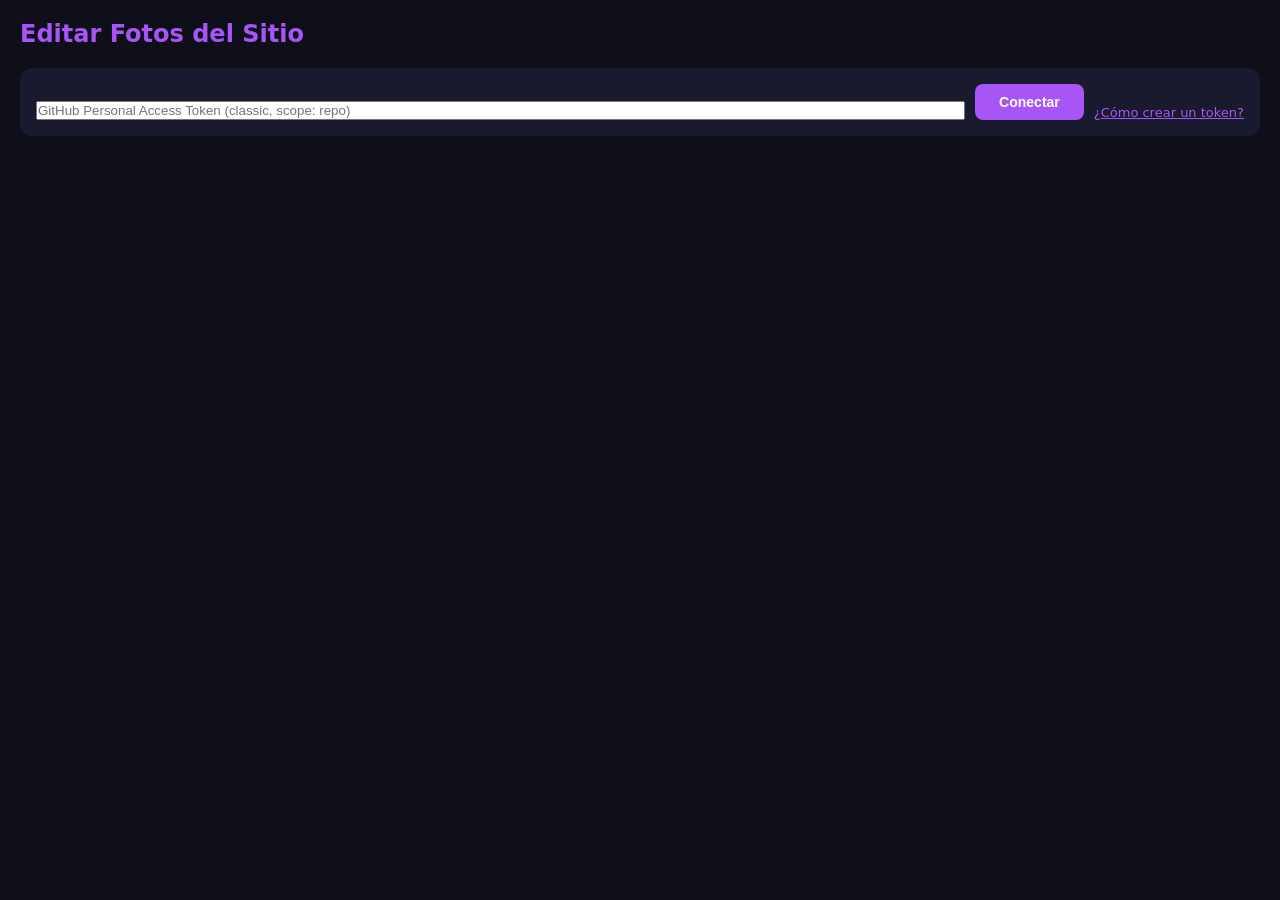
<file: admin/index.html>
<!DOCTYPE html>
<html>
<head>
  <meta charset="utf-8" />
  <meta name="viewport" content="width=device-width, initial-scale=1.0" />
  <title>Editor | Master Baez</title>
  <meta name="robots" content="noindex, nofollow" />
  <meta http-equiv="Cache-Control" content="no-cache, no-store, must-revalidate" />
  <meta http-equiv="Pragma" content="no-cache" />
  <meta http-equiv="Expires" content="0" />
  <style>
    * { box-sizing: border-box; margin: 0; padding: 0; }
    body { font-family: system-ui, -apple-system, sans-serif; background: #0f0f1a; color: #e0e0e0; padding: 20px; }
    h1 { color: #a855f7; margin-bottom: 20px; font-size: 24px; }
    h2 { color: #c084fc; font-size: 16px; margin: 24px 0 12px; border-bottom: 1px solid #2a2a3a; padding-bottom: 6px; }
    .field { margin-bottom: 16px; }
    label { display: block; font-size: 13px; color: #999; margin-bottom: 4px; }
    input[type="text"], input[type="url"] { width: 100%; padding: 10px 12px; border-radius: 8px; border: 1px solid #333; background: #1a1a2e; color: #e0e0e0; font-size: 14px; }
    input:focus { outline: none; border-color: #a855f7; }
    .token-section { background: #1a1a2e; padding: 16px; border-radius: 12px; margin-bottom: 20px; display: flex; gap: 10px; align-items: flex-end; }
    .token-section input { flex: 1; }
    .btn { padding: 10px 24px; border-radius: 8px; border: none; font-size: 14px; font-weight: 600; cursor: pointer; }
    .btn-primary { background: #a855f7; color: #fff; }
    .btn-primary:hover { background: #9333ea; }
    .btn-success { background: #22c55e; color: #fff; }
    .btn-success:hover { background: #16a34a; }
    .btn-danger { background: #ef4444; color: #fff; }
    .btn:disabled { opacity: 0.5; cursor: not-allowed; }
    .grid { display: grid; grid-template-columns: 1fr 1fr; gap: 12px; }
    @media (max-width: 768px) { .grid { grid-template-columns: 1fr; } }
    .card { background: #1a1a2e; border-radius: 12px; padding: 16px; }
    .status { padding: 12px; border-radius: 8px; margin-top: 16px; display: none; }
    .status.success { display: block; background: #052e16; color: #22c55e; border: 1px solid #22c55e; }
    .status.error { display: block; background: #2e0505; color: #ef4444; border: 1px solid #ef4444; }
    .preview { width: 60px; height: 60px; border-radius: 8px; object-fit: cover; margin-top: 4px; border: 1px solid #333; }
    .section-label { font-size: 12px; color: #666; text-transform: uppercase; letter-spacing: 1px; margin-top: 20px; margin-bottom: 8px; }
    .inline-flex { display: flex; gap: 8px; align-items: center; }
    .blog-section { background: #1e1e32; border-radius: 12px; padding: 16px; margin-top: 12px; }
    .blog-section h3 { color: #a78bfa; font-size: 14px; margin-bottom: 12px; }
    .lang-tabs { display: flex; gap: 4px; margin-bottom: 12px; }
    .lang-tab { padding: 6px 16px; border-radius: 6px; border: 1px solid #333; background: transparent; color: #999; cursor: pointer; font-size: 13px; }
    .lang-tab.active { background: #a855f7; color: #fff; border-color: #a855f7; }
    .save-btn-wrap { text-align: center; margin-top: 24px; }
    .status-bar { position: fixed; bottom: 0; left: 0; right: 0; padding: 12px 20px; text-align: center; font-size: 13px; display: none; }
    .status-bar.show { display: block; }
    .status-bar.saving { background: #1a1a2e; color: #a855f7; border-top: 1px solid #333; }
    .status-bar.done { background: #052e16; color: #22c55e; border-top: 1px solid #22c55e; }
    .status-bar.error { background: #2e0505; color: #ef4444; border-top: 1px solid #ef4444; }
  </style>
</head>
<body>
  <h1>Editar Fotos del Sitio</h1>

  <div class="token-section">
    <input type="password" id="tokenInput" placeholder="GitHub Personal Access Token (classic, scope: repo)" />
    <button class="btn btn-primary" onclick="connect()">Conectar</button>
    <a href="https://github.com/settings/tokens/new?description=masterbaez-editor&scopes=repo" target="_blank" style="color:#a855f7;font-size:13px;">¿Cómo crear un token?</a>
  </div>

  <div id="editor" style="display:none;">
    <div class="section-label" style="margin-top:0;">📸 Galería de Fotos</div>
    <div id="galleryPhotosFields"></div>
    <div style="text-align:center;margin:8px 0 20px;">
      <button class="btn btn-primary" onclick="addGalleryItem('photos')">+ Agregar Foto</button>
    </div>

    <div class="section-label">🎬 Galería de Videos</div>
    <div id="galleryVideosFields"></div>
    <div style="text-align:center;margin:8px 0 20px;">
      <button class="btn btn-primary" onclick="addGalleryItem('videos')">+ Agregar Video</button>
    </div>

    <div class="section-label">Hero — Foto Principal</div>
    <div class="grid" id="heroFields"></div>

    <div class="section-label">Sección Atlética / Transformaciones</div>
    <div class="grid" id="sectionFields"></div>

    <div class="section-label">Programas (fotos)</div>
    <div class="grid" id="programFields"></div>

    <div class="section-label">Blog — Fotos de artículos</div>
    <div id="blogFields"></div>

    <div class="section-label" style="margin-top:32px;">Video Bienvenida</div>
    <p style="font-size:13px;color:#666;margin-bottom:12px;">
      Este video se muestra en la sección de Programas del sitio. Pon la URL del MP4 aquí.
    </p>
    <div class="grid" id="welcomeVideoFields"></div>

    <div class="section-label" style="margin-top:32px;">Enlaces de Programas (video / lead page / checkout)</div>
    <p style="font-size:13px;color:#666;margin-bottom:12px;">
      Aquí puedes cambiar los videos y links de cada programa. El video se reproduce en el modal,
      el "link" es la lead page a donde va la persona si hace clic en "Continuar",
      el "checkout" es la página de pago después del formulario.
    </p>
    <div id="programLinksFields"></div>

    <div class="section-label" style="margin-top:32px;">Textos del Sitio (hero, programas, blog, FAQ, todo)</div>
    <p style="font-size:13px;color:#666;margin-bottom:12px;">
      Edita todos los textos en inglés y español
    </p>
    <div id="textsFields"></div>

    <div class="save-btn-wrap">
      <button class="btn btn-success" onclick="save()" id="saveBtn" style="font-size:18px;padding:14px 48px;">
        Guardar Cambios
      </button>
    </div>
  </div>

  <div id="statusBar" class="status-bar"></div>

  <script>
    var GALLERY = {};
    var PROGRAM_LINKS = {};
    var CONTENT = { texts: [] };
    var TOKEN = '';
    var REPO = 'Daniel3853/masterbaez-website';
    var BRANCH = 'main';
    var FILE_PATH = 'data/gallery.json';
    var PL_FILE_PATH = 'data/program-links.json';
    var CT_FILE_PATH = 'data/content.json';

    function connect() {
      TOKEN = document.getElementById('tokenInput').value.trim();
      if (!TOKEN || TOKEN.length < 10) {
        showStatus('Ingresa un token válido', 'error');
        return;
      }
      loadAll();
    }

    function loadAll() {
      showStatus('Cargando datos...', 'saving');
      Promise.all([
        fetch('https://api.github.com/repos/' + REPO + '/contents/' + FILE_PATH + '?ref=' + BRANCH, {
          headers: { 'Authorization': 'token ' + TOKEN, 'Accept': 'application/vnd.github.v3+json' }
        }).then(function(r) { if (!r.ok) throw new Error('Error ' + r.status); return r.json(); }),
        fetch('https://api.github.com/repos/' + REPO + '/contents/' + PL_FILE_PATH + '?ref=' + BRANCH, {
          headers: { 'Authorization': 'token ' + TOKEN, 'Accept': 'application/vnd.github.v3+json' }
        }).then(function(r) { if (!r.ok) throw new Error('Error ' + r.status); return r.json(); }),
        fetch('https://api.github.com/repos/' + REPO + '/contents/' + CT_FILE_PATH + '?ref=' + BRANCH, {
          headers: { 'Authorization': 'token ' + TOKEN, 'Accept': 'application/vnd.github.v3+json' }
        }).then(function(r) { if (!r.ok) throw new Error('Error ' + r.status); return r.json(); })
      ])
      .then(function(results) {
        var galleryData = results[0];
        var plData = results[1];
        var ctData = results[2];
        GALLERY = JSON.parse(decodeURIComponent(escape(atob(galleryData.content.replace(/\n/g, '')))));
        GALLERY._sha = galleryData.sha;
        PROGRAM_LINKS = JSON.parse(decodeURIComponent(escape(atob(plData.content.replace(/\n/g, '')))));
        PROGRAM_LINKS._sha = plData.sha;
        CONTENT = JSON.parse(decodeURIComponent(escape(atob(ctData.content.replace(/\n/g, '')))));
        CONTENT._sha = ctData.sha;
        document.getElementById('editor').style.display = 'block';
        document.querySelector('.token-section').style.display = 'none';
        render();
        renderGalleryLists();
        renderProgramLinks();
        renderTexts();
        showStatus('Listo, edita y guarda', 'done');
      })
      .catch(function(e) { showStatus('Error al cargar: ' + e.message, 'error'); });
    }

    function fieldHTML(key, val, label) {
      var displayLabel = label || key;
      var src = (val && val.src) || '';
      var isVideo = val && val.type === 'video';
      var placeholder = isVideo ? 'URL del video (MP4)' : 'URL de la imagen';
      return '<div class="field">' +
        '<label>' + displayLabel + '</label>' +
        '<div class="inline-flex">' +
        '<input type="text" id="f-' + key + '" value="' + esc(src) + '" placeholder="' + placeholder + '" style="flex:1" />' +
        (src && !isVideo ? '<img class="preview" src="' + esc(resolveSrc(src)) + '" onerror="this.style.display=\'none\'" />' : '') +
        '</div></div>';
    }

    function esc(s) { return String(s).replace(/"/g, '&quot;').replace(/</g, '&lt;').replace(/>/g, '&gt;'); }
    function resolveSrc(s) {
      if (!s) return '';
      if (s.indexOf('://') !== -1 || s.indexOf('//') === 0) return s;
      if (s.indexOf('/') === 0) return 'https://daniel3853.github.io/masterbaez-website' + s;
      return 'https://daniel3853.github.io/masterbaez-website/' + s;
    }

    function ensureGalleryArrays() {
      if (!Array.isArray(GALLERY.gallery_photos)) GALLERY.gallery_photos = [];
      if (!Array.isArray(GALLERY.gallery_videos)) GALLERY.gallery_videos = [];
    }

    function galleryItemHTML(kind, i, item) {
      var arrKey = kind === 'photos' ? 'gallery_photos' : 'gallery_videos';
      var srcLabel = kind === 'photos' ? 'URL de la imagen' : 'URL del video (MP4)';
      var src = (item && item.src) || '';
      var alt = (item && item.alt) || '';
      var caption = (item && item.caption) || '';
      var previewHtml = (kind === 'photos' && src) ?
        '<img class="preview" src="' + esc(resolveSrc(src)) + '" onerror="this.style.display=\'none\'" />' : '';
      return '<div class="blog-section" style="position:relative;">' +
        '<button class="btn btn-danger" style="position:absolute;top:12px;right:12px;padding:4px 10px;font-size:12px;" onclick="removeGalleryItem(\'' + kind + '\',' + i + ')">✕ Quitar</button>' +
        '<h3>' + (kind === 'photos' ? 'Foto ' : 'Video ') + (i + 1) + '</h3>' +
        '<div class="field"><label>' + srcLabel + '</label><div class="inline-flex">' +
        '<input type="text" id="g-' + arrKey + '-' + i + '-src" value="' + esc(src) + '" placeholder="' + srcLabel + '" style="flex:1" />' +
        previewHtml +
        '</div></div>' +
        '<div class="field"><label>Descripción (alt, para SEO)</label>' +
        '<input type="text" id="g-' + arrKey + '-' + i + '-alt" value="' + esc(alt) + '" placeholder="Descripción" /></div>' +
        '<div class="field"><label>Pie de foto (opcional)</label>' +
        '<input type="text" id="g-' + arrKey + '-' + i + '-caption" value="' + esc(caption) + '" placeholder="Pie de foto" /></div>' +
        '</div>';
    }

    function renderGalleryLists() {
      ensureGalleryArrays();
      var photosHTML = GALLERY.gallery_photos.map(function(item, i) { return galleryItemHTML('photos', i, item); }).join('');
      document.getElementById('galleryPhotosFields').innerHTML = photosHTML || '<p style="color:#666;font-size:13px;">Sin fotos todavía. Usa "+ Agregar Foto".</p>';
      var videosHTML = GALLERY.gallery_videos.map(function(item, i) { return galleryItemHTML('videos', i, item); }).join('');
      document.getElementById('galleryVideosFields').innerHTML = videosHTML || '<p style="color:#666;font-size:13px;">Sin videos todavía. Usa "+ Agregar Video".</p>';
    }

    function addGalleryItem(kind) {
      ensureGalleryArrays();
      var arrKey = kind === 'photos' ? 'gallery_photos' : 'gallery_videos';
      GALLERY[arrKey].push({ src: '', alt: '', caption: '' });
      renderGalleryLists();
    }

    function removeGalleryItem(kind, i) {
      var arrKey = kind === 'photos' ? 'gallery_photos' : 'gallery_videos';
      GALLERY[arrKey].splice(i, 1);
      renderGalleryLists();
    }

    function render() {
      var heroHTML = '';
      var sectionHTML = '';
      var programHTML = '';
      var blogHTML = '';

      Object.keys(GALLERY).forEach(function(key) {
        if (key === '_sha') return;
        var item = GALLERY[key];
        if (!item || typeof item !== 'object' || Array.isArray(item)) return;

        var label = key;
        var lblMap = {
          'hero-main': 'Hero Principal', 'athletic-1': 'Entrenamiento Atlético',
          'trans-oliver': 'Historia Oliver', 'trans-ryder': 'Historia Ryder',
          'program-tiny_tigers': 'Tiny Tigers', 'program-kids': 'Kids',
          'program-adults': 'Adultos', 'program-after_school': 'After School',
          'programs-welcome': 'Video Bienvenida'
        };
        if (lblMap[key]) label = lblMap[key];

        var f = fieldHTML(key, item, label);

        if (key === 'hero-main') heroHTML += f;
        else if (key.indexOf('program-') === 0) programHTML += f;
        else if (key === 'athletic-1' || key === 'trans-oliver' || key === 'trans-ryder') sectionHTML += f;
      });

      document.getElementById('heroFields').innerHTML = heroHTML || '<p style="color:#666;font-size:13px;">Sin datos</p>';
      document.getElementById('sectionFields').innerHTML = sectionHTML || '<p style="color:#666;font-size:13px;">Sin datos</p>';
      document.getElementById('programFields').innerHTML = programHTML || '<p style="color:#666;font-size:13px;">Sin datos</p>';

      // Welcome video
      var welItem = GALLERY['programs-welcome'];
      document.getElementById('welcomeVideoFields').innerHTML = welItem ? fieldHTML('programs-welcome', welItem, 'Video Bienvenida') : '<p style="color:#666;font-size:13px;">Sin datos</p>';

      // Blog: grouped by article
      var blogKeys = ['blog-article-1', 'blog-article-2', 'blog-article-3', 'blog-article-4'];
      blogHTML = '';
      blogKeys.forEach(function(base) {
        var enKey = base + '-en';
        var esKey = base + '-es';
        var enItem = GALLERY[enKey];
        var esItem = GALLERY[esKey];
        if (!enItem && !esItem) return;
        var num = base.replace('blog-article-', '');
        blogHTML += '<div class="blog-section">';
        blogHTML += '<h3>Artículo ' + num + '</h3>';
        blogHTML += '<div class="grid">';
        if (enItem) blogHTML += fieldHTML(enKey, enItem, 'Inglés');
        if (esItem) blogHTML += fieldHTML(esKey, esItem, 'Español');
        blogHTML += '</div></div>';
      });
      document.getElementById('blogFields').innerHTML = blogHTML || '<p style="color:#666;font-size:13px;">Sin artículos de blog</p>';
    }

    function plFieldHTML(key, field, val, label) {
      var inputId = 'pl-' + key + '-' + field;
      return '<div class="field">' +
        '<label>' + label + '</label>' +
        '<input type="text" id="' + inputId + '" value="' + esc(val || '') + '" placeholder="URL" />' +
        '</div>';
    }

    function renderProgramLinks() {
      var html = '';
      var progMap = { tiny_tigers: 'Tiny Tigers', kids: 'Kids (7-12)', adults: 'Adultos (13+)', after_school: 'After School' };
      var fieldMap = { video: 'Video URL', link: 'Lead Page URL', checkout: 'Checkout URL', imagen: 'Imagen URL' };
      Object.keys(progMap).forEach(function(key) {
        var item = PROGRAM_LINKS[key] || {};
        html += '<div class="blog-section">';
        html += '<h3>' + progMap[key] + '</h3>';
        html += '<div class="grid">';
        Object.keys(fieldMap).forEach(function(field) {
          html += plFieldHTML(key, field, item[field], fieldMap[field]);
        });
        html += '</div></div>';
      });
      document.getElementById('programLinksFields').innerHTML = html;
    }

    function renderTexts() {
      if (!CONTENT.texts || !CONTENT.texts.length) {
        document.getElementById('textsFields').innerHTML = '<p style="color:#666;font-size:13px;">Sin textos cargados</p>';
        return;
      }
      var sectionLabels = {
        nav: 'Navegación', hero: 'Hero', section: 'Secciones',
        pillar: 'Pilares', prog: 'Programas', inside: 'Inside Lab',
        belt: 'Viaje del Cinturón', trans: 'Transformaciones',
        testimonial: 'Testimonios', offer: 'Oferta', comp: 'Comparación',
        faq: 'FAQ', footer: 'Footer', modal: 'Modal', child: 'Formulario',
        adult: 'Formulario Adulto', article: 'Blog Artículos',
        so_: 'Oferta Flotante', vb_: 'Viewer Badge',
        ath_: 'Sección Atlética', stat: 'Estadísticas',
        timer: 'Temporizador', tell: 'Formulario',
        cta: 'CTA', back: 'Navegación'
      };
      var html = '';
      var currentSection = '';
      CONTENT.texts.forEach(function(t) {
        if (!t || !t.key) return;
        var prefix = t.key.split('_')[0];
        var sectionLabel = sectionLabels[prefix] || 'Otros';
        if (prefix === 'so') sectionLabel = 'Oferta Flotante';
        if (prefix === 'vb') sectionLabel = 'Viewer Badge';
        if (t.key.indexOf('article') === 0) sectionLabel = 'Blog Artículos';
        if (sectionLabel !== currentSection) {
          if (currentSection) html += '</div>';
          currentSection = sectionLabel;
          html += '<div class="section-label" style="margin-top:24px;">' + sectionLabel + '</div>';
          html += '<div class="blog-section">';
        }
        var enId = 'txt-' + t.key + '-en';
        var esId = 'txt-' + t.key + '-es';
        html += '<div class="field">' +
          '<label style="font-size:11px;color:#777;word-break:break-all;">' + esc(t.key) + '</label>' +
          '<input type="text" id="' + enId + '" value="' + esc(t.en || '') + '" placeholder="English" style="margin-bottom:4px;" />' +
          '<input type="text" id="' + esId + '" value="' + esc(t.es || '') + '" placeholder="Español" />' +
          '</div>';
      });
      if (currentSection) html += '</div>';
      document.getElementById('textsFields').innerHTML = html;
    }

    function getFreshSha(path) {
      return fetch('https://api.github.com/repos/' + REPO + '/contents/' + path + '?ref=' + BRANCH, {
        headers: { 'Authorization': 'token ' + TOKEN, 'Accept': 'application/vnd.github.v3+json' }
      }).then(function(r) { if (!r.ok) throw new Error('Error al obtener SHA: ' + r.status); return r.json(); })
      .then(function(d) { return d.sha; });
    }

    function save() {
      showStatus('Guardando...', 'saving');
      var updatedGallery = JSON.parse(JSON.stringify(GALLERY));
      delete updatedGallery._sha;

      ['gallery_photos', 'gallery_videos'].forEach(function(arrKey) {
        var kind = arrKey === 'gallery_photos' ? 'photos' : 'videos';
        if (Array.isArray(updatedGallery[arrKey])) {
          updatedGallery[arrKey] = updatedGallery[arrKey].map(function(item, i) {
            var srcEl = document.getElementById('g-' + arrKey + '-' + i + '-src');
            var altEl = document.getElementById('g-' + arrKey + '-' + i + '-alt');
            var capEl = document.getElementById('g-' + arrKey + '-' + i + '-caption');
            return {
              type: kind === 'videos' ? 'video' : 'image',
              src: srcEl ? srcEl.value.trim() : (item.src || ''),
              alt: altEl ? altEl.value.trim() : (item.alt || ''),
              caption: capEl ? capEl.value.trim() : (item.caption || '')
            };
          });
        }
      });

      Object.keys(GALLERY).forEach(function(key) {
        if (key === '_sha') return;
        var el = document.getElementById('f-' + key);
        if (el && updatedGallery[key]) {
          updatedGallery[key].src = el.value.trim();
        }
      });

      var updatedPL = JSON.parse(JSON.stringify(PROGRAM_LINKS));
      delete updatedPL._sha;
      var progMap = { tiny_tigers: 'Tiny Tigers', kids: 'Kids (7-12)', adults: 'Adultos (13+)', after_school: 'After School' };
      var fields = ['video', 'link', 'checkout', 'imagen'];
      Object.keys(progMap).forEach(function(key) {
        if (!updatedPL[key]) updatedPL[key] = {};
        fields.forEach(function(field) {
          var el = document.getElementById('pl-' + key + '-' + field);
          if (el) updatedPL[key][field] = el.value.trim();
        });
      });

      var updatedCT = JSON.parse(JSON.stringify(CONTENT));
      delete updatedCT._sha;
      if (updatedCT.texts) {
        updatedCT.texts.forEach(function(t) {
          if (!t || !t.key) return;
          var enEl = document.getElementById('txt-' + t.key + '-en');
          var esEl = document.getElementById('txt-' + t.key + '-es');
          if (enEl) t.en = enEl.value.trim();
          if (esEl) t.es = esEl.value.trim();
        });
      }

      var galleryContent = btoa(unescape(encodeURIComponent(JSON.stringify(updatedGallery, null, 2))));
      var plContent = btoa(unescape(encodeURIComponent(JSON.stringify(updatedPL, null, 2))));
      var ctContent = btoa(unescape(encodeURIComponent(JSON.stringify(updatedCT, null, 2))));

      // Obtener SHA frescos antes de guardar (evita 409 Conflict)
      Promise.all([
        getFreshSha(FILE_PATH),
        getFreshSha(PL_FILE_PATH),
        getFreshSha(CT_FILE_PATH)
      ])
      .then(function(shas) {
        return Promise.all([
          fetch('https://api.github.com/repos/' + REPO + '/contents/' + FILE_PATH, {
            method: 'PUT',
            headers: { 'Authorization': 'token ' + TOKEN, 'Accept': 'application/vnd.github.v3+json', 'Content-Type': 'application/json' },
            body: JSON.stringify({ message: 'Update gallery photos via editor', content: galleryContent, branch: BRANCH, sha: shas[0] })
          }).then(function(r) { if (!r.ok) throw new Error('Error al guardar fotos: ' + r.status); return r.json(); }),
          fetch('https://api.github.com/repos/' + REPO + '/contents/' + PL_FILE_PATH, {
            method: 'PUT',
            headers: { 'Authorization': 'token ' + TOKEN, 'Accept': 'application/vnd.github.v3+json', 'Content-Type': 'application/json' },
            body: JSON.stringify({ message: 'Update program links via editor', content: plContent, branch: BRANCH, sha: shas[1] })
          }).then(function(r) { if (!r.ok) throw new Error('Error al guardar enlaces: ' + r.status); return r.json(); }),
          fetch('https://api.github.com/repos/' + REPO + '/contents/' + CT_FILE_PATH, {
            method: 'PUT',
            headers: { 'Authorization': 'token ' + TOKEN, 'Accept': 'application/vnd.github.v3+json', 'Content-Type': 'application/json' },
            body: JSON.stringify({ message: 'Update site texts via editor', content: ctContent, branch: BRANCH, sha: shas[2] })
          }).then(function(r) { if (!r.ok) throw new Error('Error al guardar textos: ' + r.status); return r.json(); })
        ]);
      })
      .then(function(results) {
        GALLERY._sha = results[0].content.sha;
        PROGRAM_LINKS._sha = results[1].content.sha;
        CONTENT._sha = results[2].content.sha;
        showStatus('Guardado. GitHub Pages lo publica en 1-2 min.', 'done');
        render();
        renderProgramLinks();
        renderTexts();
      })
      .catch(function(e) { showStatus(e.message, 'error'); });
    }

    function showStatus(msg, type) {
      var bar = document.getElementById('statusBar');
      bar.textContent = msg;
      bar.className = 'status-bar show ' + type;
      if (type === 'done' || type === 'error') {
        setTimeout(function() { bar.className = 'status-bar'; }, 6000);
      }
    }

    // If token was previously saved
    var savedToken = localStorage.getItem('mb-token');
    if (savedToken) {
      document.getElementById('tokenInput').value = savedToken;
      connect();
    }

    // Support ?token= in URL for one-click access
    var urlParams = new URLSearchParams(window.location.search);
    var urlToken = urlParams.get('token');
    if (urlToken && urlToken.length > 10) {
      document.getElementById('tokenInput').value = urlToken;
      try { localStorage.setItem('mb-token', urlToken); } catch(e) {}
      connect();
    }

    // Save token on connect
    var origConnect = connect;
    connect = function() {
      var token = document.getElementById('tokenInput').value.trim();
      try { localStorage.setItem('mb-token', token); } catch(e) {}
      origConnect();
    };
  </script>
</body>
</html>
</file>
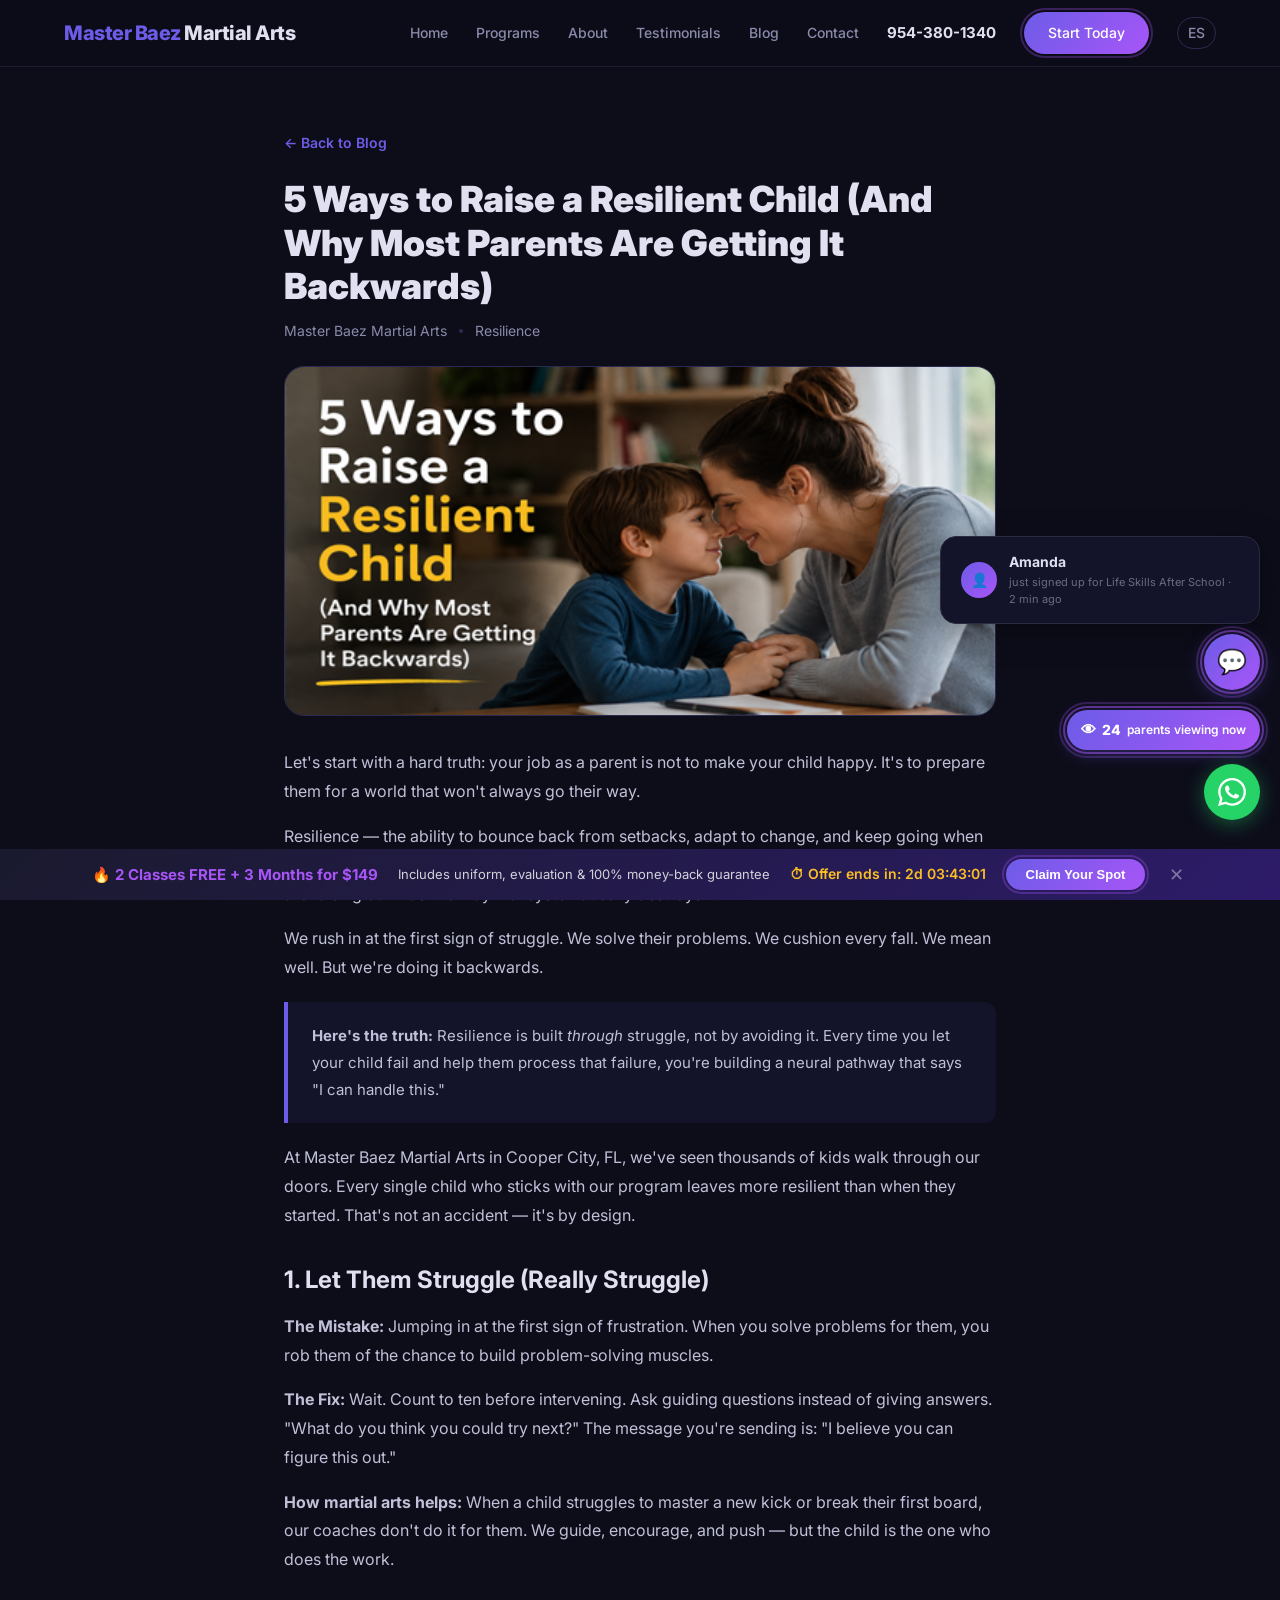
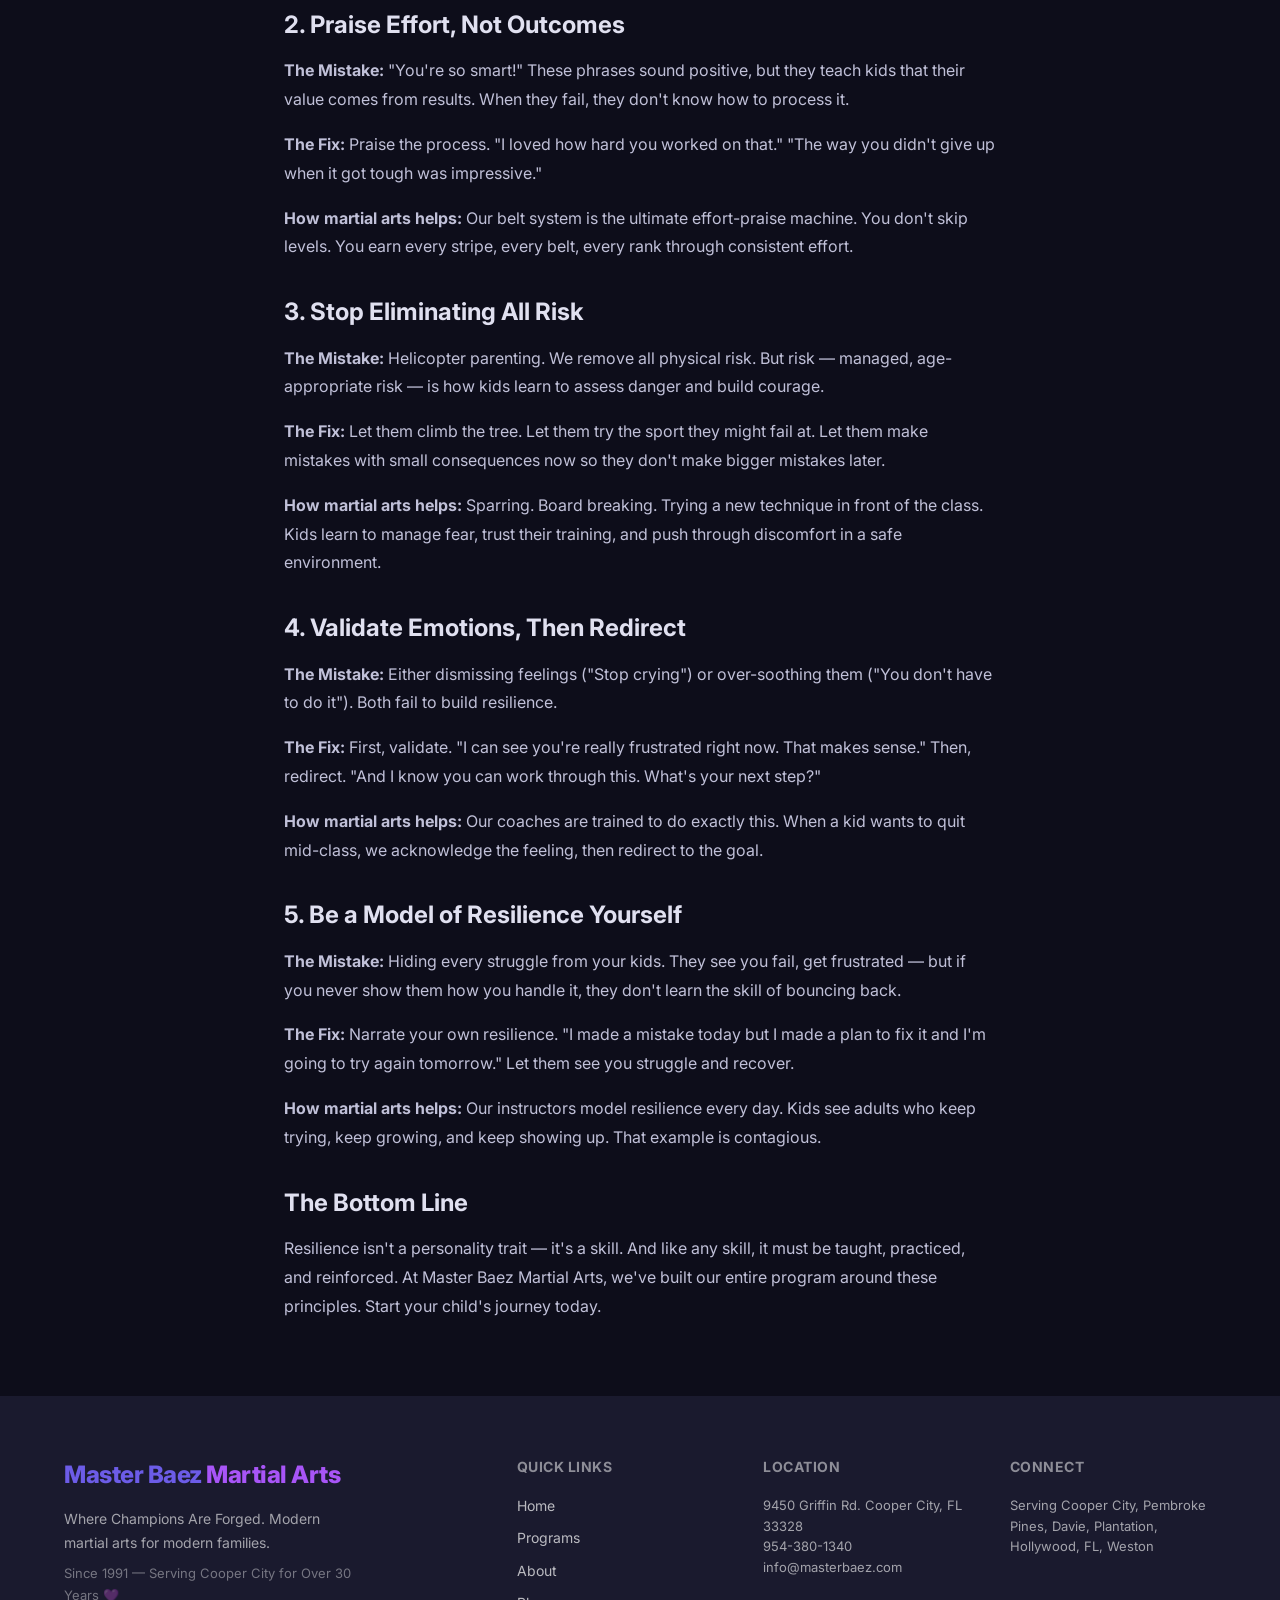
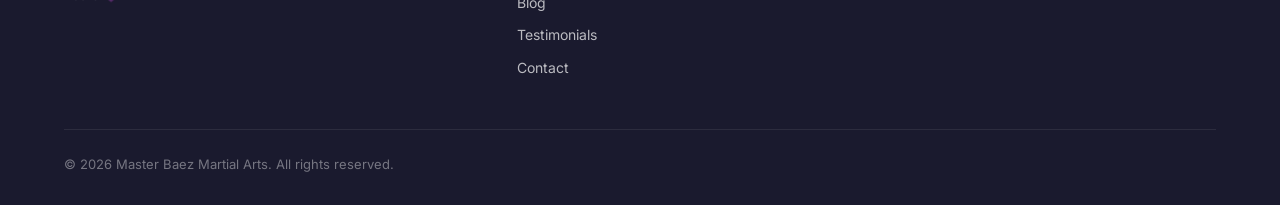
<file: blog/raising-a-resilient-child.html>
<!DOCTYPE html>
<html lang="en">
<head>
  <meta charset="UTF-8" />
  <meta name="viewport" content="width=device-width, initial-scale=1.0" />

  <title>5 Ways to Raise a Resilient Child | Master Baez Martial Arts</title>
  <meta name="description" content="Most parents build resilience backwards. Here are 5 evidence-based ways to raise a resilient child, from the coaches at Master Baez Martial Arts in Cooper City, FL." />
  <meta name="robots" content="index, follow" />
  <meta name="author" content="Master Baez Martial Arts" />
  <link rel="canonical" href="https://www.masterbaezhapkido.com/blog/raising-a-resilient-child.html" />
  <link rel="alternate" hreflang="en" href="https://www.masterbaezhapkido.com/blog/raising-a-resilient-child.html" />
  <link rel="alternate" hreflang="es" href="https://www.masterbaezhapkido.com/es/blog/raising-a-resilient-child.html" />
  <link rel="alternate" hreflang="x-default" href="https://www.masterbaezhapkido.com/blog/raising-a-resilient-child.html" />

  <meta property="og:type" content="article" />
  <meta property="og:url" content="https://www.masterbaezhapkido.com/blog/raising-a-resilient-child.html" />
  <meta property="og:title" content="5 Ways to Raise a Resilient Child (And Why Most Parents Are Getting It Backwards)" />
  <meta property="og:description" content="Resilience isn't taught by avoiding struggle — it's forged through it. Here's what actually works." />
  <meta property="og:image" content="https://www.masterbaezhapkido.com/images/og-image.jpg" />
  <meta property="og:site_name" content="Master Baez Martial Arts" />
  <meta property="article:published_time" content="2026-05-19" />
  <meta property="article:modified_time" content="2026-07-01" />

  <script type="application/ld+json">
  {
    "@context": "https://schema.org",
    "@type": "BlogPosting",
    "@id": "https://www.masterbaezhapkido.com/blog/raising-a-resilient-child.html#article",
    "mainEntityOfPage": "https://www.masterbaezhapkido.com/blog/raising-a-resilient-child.html",
    "headline": "5 Ways to Raise a Resilient Child (And Why Most Parents Are Getting It Backwards)",
    "description": "Most parents build resilience backwards. Here are 5 evidence-based ways to raise a resilient child.",
    "datePublished": "2026-05-19",
    "dateModified": "2026-07-01",
    "author": { "@id": "https://www.masterbaezhapkido.com/#business" },
    "publisher": { "@id": "https://www.masterbaezhapkido.com/#business" },
    "articleSection": "Resilience",
    "isPartOf": { "@id": "https://www.masterbaezhapkido.com/blog/#blog" },
    "breadcrumb": {
      "@type": "BreadcrumbList",
      "itemListElement": [
        { "@type": "ListItem", "position": 1, "name": "Home", "item": "https://www.masterbaezhapkido.com/" },
        { "@type": "ListItem", "position": 2, "name": "Blog", "item": "https://www.masterbaezhapkido.com/blog/" },
        { "@type": "ListItem", "position": 3, "name": "5 Ways to Raise a Resilient Child" }
      ]
    }
  }
  </script>

  <link rel="preconnect" href="https://fonts.googleapis.com">
  <link rel="preconnect" href="https://fonts.gstatic.com" crossorigin>
  <link href="https://fonts.googleapis.com/css2?family=Inter:wght@400;500;600;700;800;900&display=swap" rel="stylesheet">
  <link rel="stylesheet" href="../styles.css">
</head>
<body>
<script>try { localStorage.removeItem('mb_blog_overrides'); } catch(e){}</script>

<header>
<nav class="nav">
  <div class="nav-inner">
    <div class="nav-logo">Master Baez <span>Martial Arts</span></div>
    <button class="mobile-toggle" onclick="document.querySelector('.nav-links').classList.toggle('open')">
      <span></span><span></span><span></span>
    </button>
    <div class="nav-links">
      <a href="../index.html">Home</a>
      <a href="../index.html#programs">Programs</a>
      <a href="../index.html#about">About</a>
      <a href="../index.html#testimonials">Testimonials</a>
      <a href="index.html">Blog</a>
      <a href="../index.html#contact">Contact</a>
      <span class="nav-phone">954-380-1340</span>
      <a href="../index.html#trial" class="nav-cta">Start Today</a>
      <a class="lang-toggle" href="../es/blog/raising-a-resilient-child.html">ES</a>
    </div>
  </div>
</nav>
</header>

<main>

<div class="article-top"><div class="article-container">
  <a class="back-link" href="index.html">← Back to Blog</a>
</div></div>
<article class="article-content"><div class="article-container">
  <h1>5 Ways to Raise a Resilient Child (And Why Most Parents Are Getting It Backwards)</h1>
  <div class="article-meta">
    <span data-i18n="blog_article1_author">Master Baez Martial Arts</span><span class="dot"></span><span data-i18n="blog_article1_category">Resilience</span>
  </div>
  <div class="article-hero" style="position:relative;overflow:hidden;">
    <div class="media-slot" data-media-slot="blog-article-1-en" style="position:absolute;inset:0;z-index:1;"></div>
  </div>
  <p>Let's start with a hard truth: your job as a parent is not to make your child happy. It's to prepare them for a world that won't always go their way.</p>
  <p>Resilience — the ability to bounce back from setbacks, adapt to change, and keep going when things get hard — is the single most important skill you can give your child. And yet, most of us are raising our kids in a way that systematically destroys it.</p>
  <p>We rush in at the first sign of struggle. We solve their problems. We cushion every fall. We mean well. But we're doing it backwards.</p>
  <div class="highlight-box"><p><strong>Here's the truth:</strong> Resilience is built <em>through</em> struggle, not by avoiding it. Every time you let your child fail and help them process that failure, you're building a neural pathway that says "I can handle this."</p></div>
  <p>At Master Baez Martial Arts in Cooper City, FL, we've seen thousands of kids walk through our doors. Every single child who sticks with our program leaves more resilient than when they started. That's not an accident — it's by design.</p>
  <h2>1. Let Them Struggle (Really Struggle)</h2>
  <p><strong>The Mistake:</strong> Jumping in at the first sign of frustration. When you solve problems for them, you rob them of the chance to build problem-solving muscles.</p>
  <p><strong>The Fix:</strong> Wait. Count to ten before intervening. Ask guiding questions instead of giving answers. "What do you think you could try next?" The message you're sending is: "I believe you can figure this out."</p>
  <p><strong>How martial arts helps:</strong> When a child struggles to master a new kick or break their first board, our coaches don't do it for them. We guide, encourage, and push — but the child is the one who does the work.</p>
  <h2>2. Praise Effort, Not Outcomes</h2>
  <p><strong>The Mistake:</strong> "You're so smart!" These phrases sound positive, but they teach kids that their value comes from results. When they fail, they don't know how to process it.</p>
  <p><strong>The Fix:</strong> Praise the process. "I loved how hard you worked on that." "The way you didn't give up when it got tough was impressive."</p>
  <p><strong>How martial arts helps:</strong> Our belt system is the ultimate effort-praise machine. You don't skip levels. You earn every stripe, every belt, every rank through consistent effort.</p>
  <h2>3. Stop Eliminating All Risk</h2>
  <p><strong>The Mistake:</strong> Helicopter parenting. We remove all physical risk. But risk — managed, age-appropriate risk — is how kids learn to assess danger and build courage.</p>
  <p><strong>The Fix:</strong> Let them climb the tree. Let them try the sport they might fail at. Let them make mistakes with small consequences now so they don't make bigger mistakes later.</p>
  <p><strong>How martial arts helps:</strong> Sparring. Board breaking. Trying a new technique in front of the class. Kids learn to manage fear, trust their training, and push through discomfort in a safe environment.</p>
  <h2>4. Validate Emotions, Then Redirect</h2>
  <p><strong>The Mistake:</strong> Either dismissing feelings ("Stop crying") or over-soothing them ("You don't have to do it"). Both fail to build resilience.</p>
  <p><strong>The Fix:</strong> First, validate. "I can see you're really frustrated right now. That makes sense." Then, redirect. "And I know you can work through this. What's your next step?"</p>
  <p><strong>How martial arts helps:</strong> Our coaches are trained to do exactly this. When a kid wants to quit mid-class, we acknowledge the feeling, then redirect to the goal.</p>
  <h2>5. Be a Model of Resilience Yourself</h2>
  <p><strong>The Mistake:</strong> Hiding every struggle from your kids. They see you fail, get frustrated — but if you never show them how you handle it, they don't learn the skill of bouncing back.</p>
  <p><strong>The Fix:</strong> Narrate your own resilience. "I made a mistake today but I made a plan to fix it and I'm going to try again tomorrow." Let them see you struggle and recover.</p>
  <p><strong>How martial arts helps:</strong> Our instructors model resilience every day. Kids see adults who keep trying, keep growing, and keep showing up. That example is contagious.</p>
  <h2>The Bottom Line</h2>
  <p>Resilience isn't a personality trait — it's a skill. And like any skill, it must be taught, practiced, and reinforced. At Master Baez Martial Arts, we've built our entire program around these principles. <a href="../index.html#trial">Start your child's journey today.</a></p>
</div></article>
</main>

<footer class="footer" id="contact">
  <div class="container">
    <div class="footer-grid">
      <div class="footer-brand">
        <div class="nav-logo">Master Baez <span style="color:#a855f7;">Martial Arts</span></div>
        <p>Where Champions Are Forged. Modern martial arts for modern families.</p>
        <p style="font-size:13px;color:rgba(255,255,255,0.4);margin-top:8px;">Since 1991 — Serving Cooper City for Over 30 Years 💜</p>
      </div>
      <div class="footer-col">
        <h5>Quick Links</h5>
        <a href="../index.html">Home</a>
        <a href="../index.html#programs">Programs</a>
        <a href="../index.html#about">About</a>
        <a href="index.html">Blog</a>
        <a href="../index.html#testimonials">Testimonials</a>
        <a href="../index.html#contact">Contact</a>
      </div>
      <div class="footer-col">
        <h5>Location</h5>
        <div style="margin-top:12px;font-size:13px;color:rgba(255,255,255,0.6);">
          <span>9450 Griffin Rd. Cooper City, FL 33328</span><br>
          <span>954-380-1340</span><br>
          info@masterbaez.com
        </div>
      </div>
      <div class="footer-col">
        <h5>Connect</h5>
        <p style="font-size:13px;color:rgba(255,255,255,0.6);">Serving Cooper City, Pembroke Pines, Davie, Plantation, Hollywood, FL, Weston</p>
      </div>
    </div>
    <div class="footer-bottom">
      <div>© 2026 Master Baez Martial Arts. All rights reserved.</div>
    </div>
  </div>
</footer>

<script src="../data/gallery.js"></script>
<script src="../gallery-loader.js"></script>
<script src="../content-loader.js"></script>

  <!-- Sticky Offer Bar -->
  <div class="sticky-offer" id="stickyOffer">
    <span class="so-title" data-i18n="offer_title">🔥 2 Classes FREE + 3 Months for $149</span>
    <span class="so-desc" data-i18n="so_desc">Includes uniform, evaluation & 100% money-back guarantee</span>
    <span class="so-timer" data-i18n-html="so_timer">⏱ Offer ends in: <span id="soTimer">2d 03:43:01</span></span>
    <button class="so-btn" onclick="window.location.href='../index.html#trial'" data-i18n="so_btn">Claim Your Spot</button>
    <button class="so-close" onclick="closeStickyOffer()">✕</button>
  </div>

  <!-- Viewer Counter -->
  <div class="viewer-badge" id="viewerBadge" title="Parents viewing this page right now">
    <span class="vb-icon">👁</span>
    <span class="vb-count" id="viewerCount">24</span>
    <span data-i18n="vb_label">parents viewing now</span>
  </div>

  <!-- WhatsApp Button -->
  <a class="whatsapp-btn" href="https://marketingusadb-create.github.io/qr-tracker/index.html?c=c_1779673445956_dg38&q=qr_1780081951941_k7ys&s=whatsapp" target="_blank" rel="noopener" title="Chat on WhatsApp">
    <svg viewBox="0 0 24 24" xmlns="http://www.w3.org/2000/svg"><path d="M17.472 14.382c-.297-.149-1.758-.867-2.03-.967-.273-.099-.471-.148-.67.15-.197.297-.767.966-.94 1.164-.173.199-.347.223-.644.074-.297-.149-1.255-.462-2.39-1.475-.883-.788-1.48-1.761-1.653-2.059-.173-.297-.018-.458.13-.606.134-.133.298-.347.446-.52.149-.174.198-.298.298-.497.099-.198.05-.371-.025-.52-.075-.149-.669-1.612-.916-2.207-.242-.579-.487-.5-.669-.51-.173-.008-.371-.01-.57-.01-.198 0-.52.074-.792.372-.272.297-1.04 1.016-1.04 2.479 0 1.462 1.065 2.875 1.213 3.074.149.198 2.096 3.2 5.077 4.487.709.306 1.262.489 1.694.625.712.227 1.36.195 1.871.118.571-.085 1.758-.719 2.006-1.413.248-.694.248-1.289.173-1.413-.074-.124-.272-.198-.57-.347m-5.421 7.403h-.004a9.87 9.87 0 01-5.031-1.378l-.361-.214-3.741.982.998-3.648-.235-.374a9.86 9.86 0 01-1.51-5.26c.001-5.45 4.436-9.884 9.888-9.884 2.64 0 5.122 1.03 6.988 2.898a9.825 9.825 0 012.893 6.994c-.003 5.45-4.437 9.884-9.885 9.884m8.413-18.297A11.815 11.815 0 0012.05 0C5.495 0 .16 5.335.157 11.892c0 2.096.547 4.142 1.588 5.945L.057 24l6.305-1.654a11.882 11.882 0 005.683 1.448h.005c6.554 0 11.89-5.335 11.893-11.893a11.821 11.821 0 00-3.48-8.413z"/></svg>
  </a>

  <!-- Social Toast -->
  <div class="social-toast" id="socialToast">
    <div class="st-icon">👤</div>
    <div class="st-text">
      <strong id="stName">Sarah</strong>
      <span id="stAction"></span>
    </div>
  </div>

  <script src="../chatbot.js"></script>
  <script>
    // Sticky Offer Bar close
    function closeStickyOffer() {
      document.getElementById('stickyOffer').classList.add('closed');
    }
    // Viewer Counter
    const viewerCountEl = document.getElementById('viewerCount');
    function updateViewerCount() {
      const base = 11;
      const variance = Math.floor(Math.random() * 18) + 1;
      viewerCountEl.textContent = base + variance;
    }
    setInterval(updateViewerCount, 8000);
    // Social Toast
    const socialNames = ['Sarah', 'Mike', 'Jessica', 'David', 'Emily', 'Chris', 'Amanda', 'James', 'Rachel', 'Kevin'];
    const socialPrograms = ['Tiny Tigers', 'Kids Martial Arts', 'Adult Fitness Program', 'Life Skills After School'];
    let toastTimeout;
    function showSocialToast() {
      var name = socialNames[Math.floor(Math.random() * socialNames.length)];
      var program = socialPrograms[Math.floor(Math.random() * socialPrograms.length)];
      var mins = Math.floor(Math.random() * 8) + 1;
      document.getElementById('stName').textContent = name;
      document.getElementById('stAction').textContent = 'just signed up for ' + program + ' · ' + mins + ' min ago';
      var toast = document.getElementById('socialToast');
      toast.classList.remove('hidden');
      clearTimeout(toastTimeout);
      toastTimeout = setTimeout(function() { toast.classList.add('hidden'); }, 6000);
    }
    showSocialToast();
    setInterval(showSocialToast, 18000);
  </script>
  <script>
    // Cierra el menú móvil al tocar cualquier enlace dentro de él
    // (antes se quedaba abierto tapando el contenido, ej. al cambiar idioma).
    document.querySelectorAll('.nav-links a').forEach(function(a) {
      a.addEventListener('click', function() {
        var navLinksEl = document.querySelector('.nav-links');
        if (navLinksEl) navLinksEl.classList.remove('open');
      });
    });
  </script>
</body>
</html>
</file>
<file: styles.css>
*, *::before, *::after { margin: 0; padding: 0; box-sizing: border-box; }
    html {
      scroll-behavior: smooth;
      /* Evita que Chrome/Android agrande el texto automáticamente en la
         primera carga (el "texto gigante" que se corrige solo al girar
         el celular, porque girar fuerza a recalcular el tamaño real). */
      -webkit-text-size-adjust: 100%;
      -moz-text-size-adjust: 100%;
      text-size-adjust: 100%;
      /* Evita que la página se pueda deslizar hacia los lados (lo que
         dejaba los botones flotantes fuera de la pantalla visible). */
      overflow-x: hidden;
      max-width: 100vw;
    }
    body {
      font-family: 'Inter', -apple-system, BlinkMacSystemFont, sans-serif;
      background: #0d0d1a;
      color: #e0e0f0;
      line-height: 1.6;
      overflow-x: hidden;
      max-width: 100vw;
      width: 100%;
    }
    img { max-width: 100%; height: auto; display: block; }
    a { text-decoration: none; color: inherit; }
    .container { max-width: 1200px; margin: 0 auto; padding: 0 24px; }

    /* Navigation */
    .nav {
      position: fixed; top: 0; left: 0; right: 0;
      background: rgba(13,13,26,0.95); backdrop-filter: blur(12px);
      z-index: 1000; border-bottom: 1px solid #1a1a30;
      padding: 12px 0;
    }
    .nav-inner {
      display: flex; align-items: center; justify-content: space-between;
      max-width: 1200px; margin: 0 auto; padding: 0 24px;
    }
    .nav-logo { font-size: 20px; font-weight: 800; color: #6c5ce7; letter-spacing: -0.5px; }
    .nav-logo span { color: #e0e0f0; }
    .nav-links { display: flex; align-items: center; gap: 28px; }
    .nav-links a { font-size: 14px; font-weight: 500; color: #8a8aaa; transition: color 0.2s; }
    .nav-links a:hover { color: #6c5ce7; }
    .nav-phone { font-weight: 700; color: #e0e0f0; font-size: 15px; }
    .lang-toggle {
      font-size: 13px; font-weight: 700; padding: 4px 10px; border-radius: 100px;
      border: 1px solid #2a2a50; background: transparent; color: #8a8aaa;
      cursor: pointer; transition: 0.2s;
    }
    .lang-toggle:hover { border-color: #6c5ce7; color: #6c5ce7; }
    .lang-toggle.active { background: #6c5ce7; color: #fff; border-color: #6c5ce7; }
    .nav-cta {
      background: linear-gradient(135deg, #6c5ce7, #a855f7);
      color: #fff !important; padding: 10px 24px; border-radius: 100px;
      font-weight: 600; font-size: 14px; transition: transform 0.2s, box-shadow 0.2s;
    }
    .nav-cta:hover { transform: translateY(-1px); box-shadow: 0 8px 24px rgba(108,92,231,0.35); }
    .mobile-toggle { display: none; flex-direction: column; gap: 5px; cursor: pointer; background: none; border: none; padding: 4px; }
    .mobile-toggle span { width: 24px; height: 2.5px; background: #e0e0f0; border-radius: 4px; transition: 0.3s; }
    @media (max-width: 860px) {
      .nav-links { display: none; }
      .mobile-toggle { display: flex; }
      .nav-links.open { display: flex; flex-direction: column; position: absolute; top: 100%; left: 0; right: 0; background: #13132a; padding: 20px 24px; border-bottom: 1px solid #1a1a30; gap: 16px; align-items: flex-start; }
    }

    /* Hero */
    .hero {
      padding: 140px 0 80px;
      background: #0d0d1a;
      position: relative; overflow: hidden;
    }
    .hero::before {
      content: '';
      position: absolute; top: 0; left: 0; right: 0; bottom: 0;
      background: linear-gradient(135deg, #0d0d1a 0%, rgba(13,13,26,0.8) 50%, #0d0d1a 100%);
      z-index: 0;
    }
    .hero-media-grid {
      position: absolute; top: 0; left: 0; right: 0; bottom: 0;
      display: grid; grid-template-columns: 1fr 1fr; gap: 4px;
      z-index: 0;
    }
    .hero-media-grid .media-col { display: flex; flex-direction: column; gap: 4px; }
    .hero-media-grid .media-slot {
      flex: 1; background: #1a1a30; border-radius: 0;
      display: flex; align-items: center; justify-content: center;
      color: rgba(255,255,255,0.08); font-size: 14px; font-weight: 600;
      overflow: hidden; position: relative;
    }
    .hero-media-grid .media-slot .upload-hint {
      position:absolute;inset:0;display:flex;align-items:center;justify-content:center;
      font-size:16px;font-weight:700;color:rgba(255,255,255,0.15);pointer-events:none;
    }
    .hero-media-grid .media-slot:hover { background: #222244; }
    .hero-media-grid .media-slot:hover::after { opacity: 0.6; }
    @media (max-width: 860px) {
      .hero-media-grid { grid-template-columns: 1fr; }
      .hero-media-grid .media-col:last-child { display: none; }
    }
    .hero-grid {
      display: grid; grid-template-columns: 1fr 1fr; gap: 60px; align-items: center; position: relative; z-index: 1;
    }
    .hero-tag {
      display: inline-block; background: rgba(108,92,231,0.15);
      color: #a855f7; padding: 6px 16px; border-radius: 100px;
      font-size: 13px; font-weight: 600; margin-bottom: 16px;
      letter-spacing: 0.5px;
    }
    .hero h1 {
      font-size: 52px; font-weight: 900; line-height: 1.1;
      color: #ffffff; margin-bottom: 16px; letter-spacing: -1.5px;
    }
    .hero h1 em { font-style: normal; color: #6c5ce7; }
    .hero-sub {
      font-size: 18px; color: #8a8aaa; margin-bottom: 8px; font-weight: 500;
    }
    .hero-desc {
      font-size: 16px; color: #8a8aaa; line-height: 1.7; margin-bottom: 28px; max-width: 500px;
    }
    .hero-btns { display: flex; gap: 16px; flex-wrap: wrap; }
    .btn-primary {
      background: linear-gradient(135deg, #6c5ce7, #a855f7);
      color: #fff; padding: 14px 32px; border-radius: 100px;
      font-weight: 600; font-size: 15px; border: none; cursor: pointer;
      transition: transform 0.2s, box-shadow 0.2s; display: inline-block;
      position: relative;
    }
    .btn-primary::after {
      content: '';
      position: absolute;
      inset: -4px;
      border: 2px solid rgba(168,85,247,0.3);
      border-radius: 100px;
      animation: radarPing 2s ease-out infinite;
      pointer-events: none;
    }
    .btn-primary:hover { transform: translateY(-2px); box-shadow: 0 12px 32px rgba(108,92,231,0.35); }
    .btn-secondary {
      background: transparent; color: #6c5ce7; padding: 14px 32px; border-radius: 100px;
      font-weight: 600; font-size: 15px; border: 2px solid #6c5ce7; cursor: pointer;
      transition: transform 0.2s, box-shadow 0.2s; display: inline-block;
      position: relative;
    }
    .btn-secondary::after {
      content: '';
      position: absolute;
      inset: -4px;
      border: 2px solid rgba(108,92,231,0.2);
      border-radius: 100px;
      animation: radarPing 2s ease-out infinite;
      pointer-events: none;
    }
    .btn-secondary:hover { background: rgba(108,92,231,0.15); }
    .hero-stats {
      display: grid; grid-template-columns: repeat(3, 1fr); gap: 16px; margin-top: 32px;
    }
    .hero-stat { background: #13132a; padding: 16px; border-radius: 16px; box-shadow: 0 4px 20px rgba(0,0,0,0.3); }
    .hero-stat-num { font-size: 22px; font-weight: 800; color: #6c5ce7; }
    .hero-stat-label { font-size: 12px; color: #8a8aaa; margin-top: 2px; }
    .hero-image {
      background: linear-gradient(135deg, #6c5ce7, #a855f7);
      border-radius: 24px; height: 440px;
      display: flex; align-items: center; justify-content: center;
      color: #fff; font-size: 18px; font-weight: 600; text-align: center;
      position: relative; overflow: hidden;
    }
    .hero-info {
      display: flex; gap: 16px; margin-top: 20px; flex-wrap: wrap;
      font-size: 14px; color: #8a8aaa;
    }
    .hero-info span { display: flex; align-items: center; gap: 6px; }
    @media (max-width: 860px) {
      .hero-grid { grid-template-columns: 1fr; gap: 40px; }
      .hero h1 { font-size: 36px; }
      .hero-image { height: 280px; }
    }

    /* Awards bar */
    .awards-bar {
      padding: 24px 0; background: #1a1a2e; color: #fff;
    }
    .awards-grid {
      display: flex; justify-content: center; align-items: center; gap: 40px; flex-wrap: wrap;
    }
    .award-item { text-align: center; }
    .award-item .big { font-size: 28px; font-weight: 800; }
    .award-item .small { font-size: 12px; opacity: 0.7; text-transform: uppercase; letter-spacing: 0.5px; }
    .award-badge {
      display: flex; align-items: center; gap: 12px;
    }
    .award-badge-icon { width: 40px; height: 40px; border-radius: 8px; background: rgba(255,255,255,0.1); display: flex; align-items: center; justify-content: center; font-size: 18px; }

    /* Section common */
    section { padding: 80px 0; }
    .section-label {
      display: inline-block; background: rgba(108,92,231,0.15);
      color: #a855f7; padding: 6px 16px; border-radius: 100px;
      font-size: 13px; font-weight: 600; margin-bottom: 12px; text-transform: uppercase; letter-spacing: 0.5px;
    }
    .section-title {
      font-size: 40px; font-weight: 800; line-height: 1.15;
      color: #ffffff; margin-bottom: 12px; letter-spacing: -1px;
    }
    .section-sub {
      font-size: 17px; color: #8a8aaa; max-width: 600px; line-height: 1.7;
    }
    .section-center { text-align: center; }
    .section-center .section-sub { margin: 0 auto; }

    
    .nav-cta { position: relative; }
    .nav-cta::after {
      content: '';
      position: absolute;
      inset: -4px;
      border: 2px solid rgba(168,85,247,0.3);
      border-radius: 100px;
      animation: radarPing 2s ease-out infinite;
      pointer-events: none;
    }
    @keyframes radarPing {
      0% { transform: scale(1); opacity: 0.8; }
      100% { transform: scale(1.8); opacity: 0; }
    }
    @keyframes confettiFall {
      0% { transform: translate(0,0) rotate(0deg); opacity: 1; }
      100% { transform: translate(var(--dx),var(--dy)) rotate(var(--rot)); opacity: 0; }
    }

    .inside-lab { background: #13132a; }
    .faq { background: #13132a; }
  /* Athletic Training */
    .athletic { background: #13132a; }
    .athletic-grid { display: grid; grid-template-columns: 1fr 1fr; gap: 60px; align-items: center; margin-top: 40px; }
    .athletic-features { display: flex; flex-direction: column; gap: 24px; margin-top: 24px; }
    .ath-feat { display: flex; gap: 16px; }
    .ath-feat-icon { width: 48px; height: 48px; min-width: 48px; border-radius: 12px; background: rgba(108,92,231,0.15); display: flex; align-items: center; justify-content: center; font-size: 20px; }
    .ath-feat h4 { font-size: 17px; font-weight: 700; margin-bottom: 4px; }
    .ath-feat p { font-size: 14px; color: #8a8aaa; line-height: 1.6; }
    .ath-image { background: linear-gradient(135deg, #a855f7, #6c5ce7); border-radius: 24px; height: 360px; display: flex; align-items: center; justify-content: center; color: #fff; font-weight: 600; text-align: center; }
    @media (max-width: 860px) { .athletic-grid { grid-template-columns: 1fr; } }

    /* Transformations */
    .transformations { background: #13132a; }
    .transform-grid { display: grid; grid-template-columns: 1fr 1fr; gap: 32px; margin-top: 40px; }
    .trans-card {
      background: #1a1a30; border-radius: 24px; padding: 40px;
      border: 1px solid #2a2a40; transition: transform 0.2s;
    }
    .trans-card:hover { transform: translateY(-4px); }
    .trans-label { font-size: 13px; font-weight: 600; color: #6c5ce7; text-transform: uppercase; letter-spacing: 0.5px; margin-bottom: 4px; }
    .trans-name { font-size: 24px; font-weight: 800; margin-bottom: 12px; 
      color: #e0e0f0;}
    .trans-card p { font-size: 15px; color: #8a8aaa; line-height: 1.7; }
    .trans-traits { margin-top: 20px; display: flex; flex-direction: column; gap: 8px; }
    .trans-trait { display: flex; align-items: center; gap: 10px; font-size: 14px; color: #8a8aaa; }
    .trans-trait::before { content: '✓'; color: #6c5ce7; font-weight: 800; }
    @media (max-width: 860px) { .transform-grid { grid-template-columns: 1fr; } }

    /* Methodology */
    .methodology { background: #1a1a2e; color: #fff; }
    .methodology .section-title { color: #fff; }
    .methodology .section-sub { color: rgba(255,255,255,0.7); }
    .method-pillars { display: grid; grid-template-columns: repeat(6, 1fr); gap: 16px; margin-top: 40px; }
    .pillar {
      background: rgba(255,255,255,0.06); border-radius: 16px; padding: 24px 16px;
      text-align: center; border: 1px solid rgba(255,255,255,0.08);
    }
    .pillar-icon { font-size: 32px; margin-bottom: 8px; }
    .pillar h4 { font-size: 14px; font-weight: 700; margin-bottom: 8px; }
    .pillar p { font-size: 12px; color: rgba(255,255,255,0.6); line-height: 1.5; }
    .method-key-benefits { display: grid; grid-template-columns: repeat(4, 1fr); gap: 16px; margin-top: 24px; }
    .key-benefit { text-align: center; padding: 12px; }
    .key-benefit .num { font-size: 20px; font-weight: 800; color: #a855f7; }
    .key-benefit .lbl { font-size: 13px; color: rgba(255,255,255,0.6); }
    .method-quote {
      margin-top: 32px; padding: 24px; background: rgba(255,255,255,0.04); border-radius: 16px;
      border-left: 4px solid #a855f7; font-size: 16px; color: rgba(255,255,255,0.8); font-style: italic; text-align: center;
    }
    @media (max-width: 860px) { .method-pillars { grid-template-columns: repeat(2, 1fr); } .method-key-benefits { grid-template-columns: repeat(2, 1fr); } }
    @media (max-width: 600px) { .method-pillars { grid-template-columns: 1fr; } }

    /* Programs */
    .programs-grid { display: grid; grid-template-columns: repeat(3, 1fr); gap: 24px; margin-top: 40px; }
    .program-card {
      background: #1a1a30; border-radius: 20px; padding: 32px; text-align: center;
      border: 1px solid #2a2a40; transition: transform 0.2s, box-shadow 0.2s;
      box-shadow: 0 4px 20px rgba(0,0,0,0.2);
    }
    .program-card:hover { transform: translateY(-4px); box-shadow: 0 12px 40px rgba(0,0,0,0.4); }
    .program-card.featured { border: 2px solid #a855f7; position: relative; }
    .program-card.featured::before { content: 'Most Popular'; position: absolute; top: -12px; left: 50%; transform: translateX(-50%); background: linear-gradient(135deg, #6c5ce7, #a855f7); color: #fff; padding: 4px 16px; border-radius: 100px; font-size: 12px; font-weight: 600; }
    .program-age { font-size: 14px; font-weight: 600; color: #a855f7; margin-bottom: 4px; }
    .program-name { font-size: 22px; font-weight: 800; margin-bottom: 12px; 
      color: #e0e0f0;}
    .program-desc { font-size: 14px; color: #8a8aaa; line-height: 1.6; margin-bottom: 16px; }
    .program-link { color: #6c5ce7; font-weight: 600; font-size: 14px; }
    @media (max-width: 860px) { .programs-grid { grid-template-columns: 1fr; } }

    /* Offer */
    .offer {
      background: linear-gradient(135deg, #1a1a2e 0%, #2d1b69 100%);
      color: #fff; text-align: center; position: relative; overflow: hidden;
    }
    .offer::before { content: ''; position: absolute; top: -50%; left: -50%; width: 200%; height: 200%; background: radial-gradient(circle at 30% 50%, rgba(108,92,231,0.1) 0%, transparent 50%); }
    .offer .container { position: relative; }
    .offer-tag { display: inline-block; background: rgba(255,255,255,0.1); color: #fff; padding: 6px 16px; border-radius: 100px; font-size: 13px; font-weight: 600; margin-bottom: 12px; text-transform: uppercase; letter-spacing: 0.5px; }
    .offer h2 { font-size: 40px; font-weight: 800; margin-bottom: 8px; }
    .offer-price {
      font-size: 60px; font-weight: 900; color: #a855f7; margin: 16px 0;
      letter-spacing: -2px;
    }
    .offer-price small { font-size: 24px; font-weight: 600; color: rgba(255,255,255,0.5); }
    .offer-items { display: flex; justify-content: center; gap: 24px; flex-wrap: wrap; margin: 24px 0; }
    .offer-item { background: rgba(255,255,255,0.06); padding: 12px 20px; border-radius: 12px; font-size: 14px; }
    .offer-total { font-size: 18px; color: rgba(255,255,255,0.7); margin-bottom: 24px; }
    .offer-total s { color: rgba(255,255,255,0.4); }
    .offer-total strong { color: #fff; font-size: 24px; }
    .offer-guarantee { font-size: 14px; color: rgba(255,255,255,0.7); margin-top: 12px; max-width: 500px; margin-left: auto; margin-right: auto; }
    .offer-spots { display: inline-block; background: rgba(255,77,77,0.15); color: #ff6b6b; padding: 8px 20px; border-radius: 100px; font-size: 14px; font-weight: 600; margin-top: 16px; }
    .timer { display: flex; justify-content: center; gap: 24px; margin: 20px 0; }
    .timer-item { text-align: center; }
    .timer-item .num { font-size: 36px; font-weight: 800; color: #a855f7; }
    .timer-item .lbl { font-size: 12px; opacity: 0.6; text-transform: uppercase; }

    /* Inside The Lab */
    .lab-steps { display: grid; grid-template-columns: repeat(4, 1fr); gap: 20px; margin-top: 40px; }
    .lab-step {
      background: #1a1a30; border-radius: 20px; padding: 28px 20px;
      border: 1px solid #2a2a40; position: relative;
    }
    .lab-step-num { position: absolute; top: -10px; left: 20px; background: linear-gradient(135deg, #6c5ce7, #a855f7); color: #fff; width: 32px; height: 32px; border-radius: 50%; display: flex; align-items: center; justify-content: center; font-size: 14px; font-weight: 700; }
    .lab-step h4 { font-size: 16px; font-weight: 700; margin-bottom: 8px; margin-top: 8px; 
      color: #e0e0f0;}
    .lab-step p { font-size: 13px; color: #8a8aaa; line-height: 1.6; }
    @media (max-width: 860px) { .lab-steps { grid-template-columns: repeat(2, 1fr); } }

    /* Belt Journey */
    .belt-journey { background: #0d0d1a; }
    .belt-grid { display: grid; grid-template-columns: repeat(6, 1fr); gap: 16px; margin-top: 40px; }
    .belt-card {
      background: #1a1a30; border-radius: 16px; padding: 20px 16px; text-align: center;
      border: 1px solid #2a2a40;
    }
    .belt-card .level { font-size: 13px; font-weight: 600; color: #6c5ce7; margin-bottom: 4px; }
    .belt-card .time { font-size: 12px; color: #6b6b80; margin-bottom: 8px; }
    .belt-card .title { font-size: 16px; font-weight: 700; margin-bottom: 8px; 
      color: #e0e0f0;}
    .belt-card p { font-size: 12px; color: #8a8aaa; line-height: 1.5; }
    .belt-dot { width: 32px; height: 32px; border-radius: 50%; margin: 0 auto 8px; }
    .belt-dot.s1 { background: #e8e5ff; }
    .belt-dot.s2 { background: #c4b5fd; }
    .belt-dot.s3 { background: #a78bfa; }
    .belt-dot.s4 { background: #8b5cf6; }
    .belt-dot.s5 { background: #7c3aed; }
    .belt-dot.s6 { background: #5b21b6; }
    @media (max-width: 860px) { .belt-grid { grid-template-columns: repeat(2, 1fr); } }

    /* Belt System Stripes */
    .belt-system { max-width: 700px; margin: 40px auto 0; }
    .belt-stripes {
      background: #1a1a30; border-radius: 20px; padding: 32px;
      border: 1px solid #2a2a40; text-align: center;
    }
    .stripe-box { display: flex; justify-content: center; gap: 12px; margin-bottom: 16px; }
    .stripe {
      width: 40px; height: 140px; border-radius: 8px;
      border: 2px solid #3a3a50;
    }
    .stripe.black { background: #1a1a2e; }
    .stripe.red { background: #dc2626; }
    .stripe-info p { font-size: 15px; color: #8a8aaa; max-width: 480px; margin: 0 auto; line-height: 1.6; }
    .stripe-details { display: flex; justify-content: center; gap: 24px; margin-top: 24px; flex-wrap: wrap; }
    .stripe-detail {
      display: flex; align-items: center; gap: 8px;
      background: #1a1a30; padding: 10px 18px; border-radius: 100px;
      font-size: 13px; color: #8a8aaa;
    }
    .stripe-detail .sd-icon { font-size: 16px; }

    /* Testimonials */
    .testimonials { background: #0d0d1a; }
    .testimonial-grid {
      display: grid; grid-template-columns: repeat(3, 1fr); gap: 20px; margin-top: 40px;
      max-height: 600px; overflow-y: auto; padding-right: 8px;
    }
    .testimonial-grid::-webkit-scrollbar { width: 6px; }
    .testimonial-grid::-webkit-scrollbar-track { background: #1a1a30; border-radius: 4px; }
    .testimonial-grid::-webkit-scrollbar-thumb { background: #6c5ce7; border-radius: 4px; }
    .testimonial-card {
      background: #1a1a30; border-radius: 16px; padding: 20px;
      border: 1px solid #2a2a40; break-inside: avoid;
    }
    .testimonial-card .stars { color: #fbbf24; font-size: 14px; margin-bottom: 6px; }
    .testimonial-card p { font-size: 13px; color: #8a8aaa; line-height: 1.6; margin-bottom: 10px; }
    .testimonial-card .author { font-weight: 700; font-size: 13px; color: #e0e0f0; }
    .testimonial-card .source { font-size: 11px; color: #6b6b80; }
    @media (max-width: 860px) { .testimonial-grid { grid-template-columns: 1fr; max-height: none; } }

    /* Why Master Baez (comparison) */
    .comparison { background: #13132a; }
    .compare-grid { display: grid; grid-template-columns: 1fr 1fr; gap: 40px; margin-top: 40px; }
    .compare-col h4 { font-size: 20px; font-weight: 700; margin-bottom: 16px; display: flex; align-items: center; gap: 8px; }
    .compare-col.others h4 { color: #6b6b80; }
    .compare-col.muv h4 { color: #6c5ce7; }
    .compare-item { display: flex; gap: 10px; padding: 10px 0; border-bottom: 1px solid #2a2a40; font-size: 14px; color: #8a8aaa; }
    .compare-item:last-child { border: none; }
    .compare-item .icon { min-width: 20px; font-weight: 800; }
    .compare-col.others .icon { color: #ff6b6b; }
    .compare-col.muv .icon { color: #22c55e; }
    .compare-group { margin-bottom: 24px; }
    .compare-group-title { font-size: 13px; font-weight: 600; color: #6b6b80; text-transform: uppercase; letter-spacing: 0.5px; margin-bottom: 4px; }
    @media (max-width: 860px) { .compare-grid { grid-template-columns: 1fr; gap: 24px; } }

    /* FAQ */
    .faq-grid { max-width: 700px; margin: 40px auto 0; display: flex; flex-direction: column; gap: 12px; }
    .faq-item {
      background: #1a1a30; border-radius: 16px; border: 1px solid #2a2a40; overflow: hidden;
    }
    .faq-question {
      padding: 18px 24px; font-weight: 600; font-size: 16px;
      cursor: pointer; display: flex; justify-content: space-between; align-items: center;
      transition: background 0.2s;
    
      color: #e0e0f0;}
    .faq-question:hover { background: #2a2a40; }
    .faq-question .arrow { transition: transform 0.3s; font-size: 14px; }
    .faq-question.open .arrow { transform: rotate(180deg); }
    .faq-answer {
      max-height: 0; overflow: hidden; transition: max-height 0.3s ease, padding 0.3s ease; padding: 0 24px;
      font-size: 14px; color: #8a8aaa; line-height: 1.7;
    }
    .faq-answer.open { max-height: 200px; padding: 0 24px 18px; }

    /* CTA */
    .cta-section {
      background: linear-gradient(135deg, #6c5ce7, #a855f7);
      color: #fff; text-align: center; position: relative; overflow: hidden;
    }
    .cta-section h2 { font-size: 52px; font-weight: 900; letter-spacing: -1.5px; }
    .cta-section p { font-size: 18px; opacity: 0.9; max-width: 500px; margin: 12px auto 24px; }

    /* Footer */
    .footer { background: #1a1a2e; color: #fff; padding: 60px 0 30px; }
    .footer-grid { display: grid; grid-template-columns: 2fr 1fr 1fr 1fr; gap: 40px; margin-bottom: 40px; }
    .footer-brand .nav-logo { font-size: 24px; }
    .footer-brand p { margin-top: 12px; font-size: 14px; color: rgba(255,255,255,0.6); max-width: 300px; line-height: 1.7; }
    .footer-col h5 { font-size: 14px; font-weight: 700; text-transform: uppercase; letter-spacing: 0.5px; margin-bottom: 16px; color: rgba(255,255,255,0.5); }
    .footer-col a { display: block; font-size: 14px; color: rgba(255,255,255,0.7); margin-bottom: 10px; transition: color 0.2s; }
    .footer-col a:hover { color: #a855f7; }
    .footer-bottom { border-top: 1px solid rgba(255,255,255,0.08); padding-top: 24px; display: flex; justify-content: space-between; align-items: center; flex-wrap: wrap; gap: 16px; font-size: 13px; color: rgba(255,255,255,0.4); }
    .footer-bottom a { color: rgba(255,255,255,0.5); margin-left: 16px; }
    .social-proof { display: flex; gap: 12px; font-size: 13px; color: rgba(255,255,255,0.4); margin-top: 12px; }
    .social-proof span { display: flex; align-items: center; gap: 4px; }
    @media (max-width: 860px) { .footer-grid { grid-template-columns: 1fr 1fr; } }
    @media (max-width: 500px) { .footer-grid { grid-template-columns: 1fr; } }

    /* Utility */
    .mt-20 { margin-top: 20px; }
    .mb-20 { margin-bottom: 20px; }
    .gap-16 { gap: 16px; }

    /* Sticky Offer Bar */
    .sticky-offer {
      position: fixed; bottom: 0; left: 0; right: 0;
      background: linear-gradient(135deg, #1a1a2e 0%, #2d1b69 100%);
      color: #fff; z-index: 999;
      padding: 10px 24px;
      display: flex; align-items: center; justify-content: center;
      gap: 20px; flex-wrap: wrap;
      font-size: 13px;
      transform: translateY(0);
      transition: transform 0.4s ease;
    }
    .sticky-offer.closed { transform: translateY(100%); }
    .sticky-offer .so-title { font-weight: 700; font-size: 15px; color: #a855f7; }
    .sticky-offer .so-desc { opacity: 0.8; }
    .sticky-offer .so-timer { font-weight: 600; color: #fbbf24; font-size: 14px; }
    .sticky-offer .so-close {
      background: none; border: none; color: rgba(255,255,255,0.4); cursor: pointer;
      font-size: 18px; padding: 0 4px; line-height: 1;
    }
    .sticky-offer .so-close:hover { color: #fff; }
    .sticky-offer .so-btn {
      background: linear-gradient(135deg, #6c5ce7, #a855f7);
      color: #fff; padding: 8px 20px; border-radius: 100px;
      font-weight: 600; font-size: 13px; border: none; cursor: pointer;
      position: relative;
    }
    .sticky-offer .so-btn::after {
      content: '';
      position: absolute;
      inset: -4px;
      border: 2px solid rgba(168,85,247,0.3);
      border-radius: 100px;
      animation: radarPing 2s ease-out infinite;
      pointer-events: none;
    }
    .sticky-offer .so-btn:hover { transform: translateY(-1px); box-shadow: 0 8px 24px rgba(108,92,231,0.35); }
    @media (max-width: 860px) {
      body { padding-bottom: 80px; }
      .sticky-offer { padding: 8px 16px; gap: 8px; font-size: 12px; }
    }
    @media (max-width: 400px) {
      /* En celulares muy angostos el banner se parte en varias filas y
         crece más de lo esperado, tapando el WhatsApp / contador / chat.
         Ocultamos la descripción secundaria para mantenerlo compacto. */
      .sticky-offer .so-desc { display: none; }
      .sticky-offer { padding: 6px 12px; gap: 6px; }
    }

    /* Viewer Counter Badge */
    .viewer-badge {
      position: fixed; bottom: 150px; right: 20px; z-index: 996;
      background: linear-gradient(135deg, #6c5ce7, #a855f7);
      color: #fff; padding: 8px 14px; border-radius: 100px;
      font-size: 12px; font-weight: 600; cursor: default;
      display: flex; align-items: center; gap: 6px;
      white-space: nowrap; box-shadow: 0 4px 16px rgba(108,92,231,0.35);
    }
    .viewer-badge::before {
      content: ''; position: absolute; inset: -4px; border-radius: 100px;
      border: 2px solid rgba(168,85,247,0.5);
      animation: vb-pulse 2s ease-out infinite;
      pointer-events: none;
    }
    .viewer-badge::after {
      content: ''; position: absolute; inset: -8px; border-radius: 100px;
      border: 2px solid rgba(168,85,247,0.25);
      animation: vb-pulse 2s ease-out 0.5s infinite;
      pointer-events: none;
    }
    @keyframes vb-pulse {
      0% { transform: scale(1); opacity: 1; }
      100% { transform: scale(1.5); opacity: 0; }
    }
    .viewer-badge .vb-icon { font-size: 15px; }
    .viewer-badge .vb-count { font-weight: 800; font-size: 14px; }
    @media (max-width: 860px) {
      .viewer-badge { bottom: 145px; right: 10px; font-size: 11px; padding: 6px 10px; }
      .viewer-badge .vb-icon { font-size: 13px; }
    }
    @media (max-width: 400px) {
      .viewer-badge { bottom: 165px; }
    }
    /* Celular en horizontal: la pantalla es muy baja de alto y estos
       botones flotantes (calculados para vertical) terminan encima
       del contenido. Los ocultamos / achicamos para que no tapen nada. */
    @media (max-height: 480px) {
      .viewer-badge, .social-toast { display: none; }
    }

    /* Social Proof Toast */
    .social-toast {
      position: fixed; bottom: 276px; right: 20px;
      background: #13132a; border-radius: 16px;
      box-shadow: 0 8px 32px rgba(0,0,0,0.4);
      padding: 14px 20px;
      display: flex; align-items: center; gap: 12px;
      z-index: 998;
      font-size: 13px; color: #e0e0f0;
      border: 1px solid #2a2a40;
      transition: transform 0.5s ease, opacity 0.5s ease;
      transform: translateX(0);
      opacity: 1;
      max-width: 320px;
    }
    .social-toast.hidden {
      transform: translateX(120%);
      opacity: 0;
      pointer-events: none;
    }
    .social-toast .st-icon {
      width: 36px; height: 36px; border-radius: 50%;
      background: linear-gradient(135deg, #6c5ce7, #a855f7);
      display: flex; align-items: center; justify-content: center;
      color: #fff; font-size: 14px; font-weight: 700; flex-shrink: 0;
    }
    .social-toast .st-text strong { display: block; font-size: 14px; }
    .social-toast .st-text span { display: block; font-size: 11px; color: #6b6b80; }
    @media (max-width: 860px) {
      .social-toast { bottom: 256px; right: 10px; max-width: 260px; padding: 10px 14px; }
    }
    @media (max-width: 400px) {
      .social-toast { bottom: 276px; }
    }

    /* WhatsApp Button */
    .whatsapp-btn {
      position: fixed; bottom: 80px; right: 20px;
      width: 56px; height: 56px; border-radius: 50%;
      background: #25D366; color: #fff;
      display: flex; align-items: center; justify-content: center;
      z-index: 997; cursor: pointer; border: none;
      box-shadow: 0 4px 20px rgba(37,211,102,0.4);
      transition: transform 0.3s, box-shadow 0.3s;
    }
    .whatsapp-btn::before {
      content: ''; position: absolute; inset: -4px; border-radius: 50%;
      border: 3px solid #25D366;
      animation: wa-pulse 2s ease-out infinite;
      pointer-events: none; opacity: 0;
    }
    .whatsapp-btn::after {
      content: ''; position: absolute; inset: -8px; border-radius: 50%;
      border: 2px solid rgba(37,211,102,0.4);
      animation: wa-pulse 2s ease-out 1s infinite;
      pointer-events: none; opacity: 0;
    }
    @keyframes wa-pulse {
      0% { transform: scale(1); opacity: 1; }
      100% { transform: scale(1.6); opacity: 0; }
    }
    .whatsapp-btn:hover { transform: scale(1.1); box-shadow: 0 6px 28px rgba(37,211,102,0.5); }
    .whatsapp-btn svg { width: 28px; height: 28px; fill: #fff; position: relative; z-index: 1; }
    @media (max-width: 860px) {
      .whatsapp-btn { bottom: 90px; right: 10px; width: 48px; height: 48px; }
      .whatsapp-btn svg { width: 24px; height: 24px; }
    }
    @media (max-width: 400px) {
      .whatsapp-btn { bottom: 105px; }
    }
    @media (max-height: 480px) {
      .whatsapp-btn { bottom: 8px; right: 8px; width: 40px; height: 40px; }
      .whatsapp-btn svg { width: 20px; height: 20px; }
    }

    /* Modal */
    .modal-overlay {
      position: fixed; top: 0; left: 0; right: 0; bottom: 0;
      background: rgba(0,0,0,0.7); backdrop-filter: blur(4px);
      z-index: 2000;
      display: none; align-items: center; justify-content: center;
      padding: 20px;
    }
    .modal-overlay.open { display: flex; }
    .modal {
      background: #13132a; border-radius: 24px;
      max-width: 560px; width: 100%;
      max-height: 90vh; overflow-y: auto;
      padding: 40px;
      position: relative;
      animation: modalIn 0.3s ease;
    }
    @keyframes modalIn {
      from { opacity: 0; transform: scale(0.95) translateY(20px); }
      to { opacity: 1; transform: scale(1) translateY(0); }
    }
    .modal-close {
      position: absolute; top: 16px; right: 16px;
      background: #2a2a40; border: none; width: 36px; height: 36px;
      border-radius: 50%; cursor: pointer;
      font-size: 18px; display: flex; align-items: center; justify-content: center;
      color: #8a8aaa; transition: background 0.2s;
    }
    .modal-close:hover { background: #3a3a50; }
    .modal h2 { font-size: 28px; font-weight: 800; margin-bottom: 6px; color: #e0e0f0; }
    .modal p { font-size: 15px; color: #8a8aaa; margin-bottom: 24px; }
    .modal .prog-grid { display: grid; grid-template-columns: 1fr 1fr; gap: 12px; }
    .modal .prog-btn {
      background: #1a1a30; border: 2px solid #3a3a50; border-radius: 16px;
      padding: 20px 16px; text-align: center; cursor: pointer;
      transition: all 0.2s;
    }
    .modal .prog-btn:hover { border-color: #6c5ce7; background: rgba(108,92,231,0.1); transform: translateY(-2px); }
    .modal .prog-btn .age { font-size: 12px; font-weight: 600; color: #a855f7; }
    .modal .prog-btn .name { font-size: 16px; font-weight: 700; margin-top: 4px; 
      color: #e0e0f0;}
    .modal .back-btn {
      background: none; border: none; color: #6c5ce7; font-weight: 600;
      cursor: pointer; font-size: 14px; padding: 0; margin-bottom: 16px;
      display: flex; align-items: center; gap: 6px;
    }
    .modal .back-btn:hover { text-decoration: underline; }
    .form-group { margin-bottom: 16px; }
    .form-group label { display: block; font-size: 13px; font-weight: 600; color: #e0e0f0; margin-bottom: 4px; }
    .form-group input, .form-group select {
      width: 100%; padding: 12px 16px; border: 2px solid #3a3a50;
      border-radius: 12px; font-size: 14px; font-family: inherit;
      background: #1a1a30; transition: border-color 0.2s;
    
      color: #e0e0f0;}
    .form-group input:focus, .form-group select:focus {
      outline: none; border-color: #6c5ce7; background: #13132a;
    }
    .form-group .radio-group { display: flex; gap: 16px; }
    .form-group .radio-group label {
      display: flex; align-items: center; gap: 6px;
      font-weight: 400; font-size: 14px; cursor: pointer;
    }
    .form-group .radio-group input { width: auto; }
    .form-row { display: grid; grid-template-columns: 1fr 1fr; gap: 12px; }
    @media (max-width: 500px) {
      .modal { padding: 24px 20px; }
      .modal .prog-grid { grid-template-columns: 1fr; }
      .form-row { grid-template-columns: 1fr; }
    }

    /* Rain + Lightning Effect */
    #rainCanvas { position: fixed; top: 0; left: 0; width: 100%; height: 100%; pointer-events: none; z-index: 998; }
    .lightning-flash {
      position: fixed; top: 0; left: 0; width: 100%; height: 100%;
      pointer-events: none; z-index: 997;
      background: rgba(255,255,255,0.12);
      animation: flashFade 0.15s ease-out forwards;
    }
    @keyframes flashFade {
      0% { opacity: 1; }
      100% { opacity: 0; }
    }
    .section-flash {
      transition: background-color 0.3s ease, box-shadow 0.3s ease;
    }
    .section-flash.lit {
      background-color: rgba(108,92,231,0.08) !important;
      box-shadow: inset 0 0 60px rgba(108,92,231,0.06);
    }

    /* ===== BLOG SECTION (integrated) ===== */
    #blogPage { display: none; }
    #blogPage.active { display: block; }
    #mainSite { display: block; }
    #mainSite.hidden { display: none; }

    .blog-header {
      padding: 130px 0 60px;
      background: linear-gradient(135deg, #0d0d1a 0%, #13132a 50%, #1a1a2e 100%);
      text-align: center;
      border-bottom: 1px solid #1a1a30;
    }
    .blog-header h1 { font-size: 42px; font-weight: 900; color: #e0e0f0; }
    .blog-header h1 em { color: #6c5ce7; font-style: normal; }
    .blog-header p { color: #8a8aaa; font-size: 16px; margin-top: 8px; max-width: 600px; margin-left: auto; margin-right: auto; }

    .blog-section { padding: 60px 0 100px; background: #0d0d1a; }
    .blog-grid { display: grid; gap: 32px; }
    .blog-card {
      background: #1a1a30; border-radius: 20px; overflow: hidden;
      border: 1px solid #2a2a50;
      transition: transform 0.3s, box-shadow 0.3s;
      display: grid; grid-template-columns: 1fr 1fr; gap: 0;
      cursor: pointer;
    }
    .blog-card:hover { transform: translateY(-3px); box-shadow: 0 12px 40px rgba(108,92,231,0.15); border-color: #6c5ce7; }
    .blog-card-image {
      min-height: 260px;
      display: flex; align-items: center; justify-content: center;
      font-size: 48px; color: #fff; font-weight: 800;
      position: relative; overflow: hidden;
    }
    .blog-card-image .overlay {
      position: absolute; inset: 0;
      background: linear-gradient(135deg, #6c5ce7, #a855f7);
      opacity: 0.9;
    }
    .blog-card-image .label {
      position: relative; z-index: 1; text-align: center; padding: 20px;
    }
    .blog-card-image .label .icon { font-size: 48px; margin-bottom: 8px; display: block; }
    .blog-card-image .label .cat {
      display: inline-block; background: rgba(255,255,255,0.2); color: #fff;
      padding: 4px 14px; border-radius: 100px; font-size: 12px; text-transform: uppercase; letter-spacing: 0.5px;
    }
    .blog-card-body { padding: 32px; display: flex; flex-direction: column; justify-content: center; }
    .blog-card-body .tag {
      display: inline-block; background: rgba(108,92,231,0.2);
      color: #a855f7; padding: 4px 12px; border-radius: 100px;
      font-size: 12px; font-weight: 600; margin-bottom: 12px; width: fit-content;
    }
    .blog-card-body .date { font-size: 13px; color: #8a8aaa; margin-bottom: 8px; }
    .blog-card-body h2 { font-size: 22px; font-weight: 700; line-height: 1.3; margin-bottom: 10px; color: #e0e0f0; }
    .blog-card-body p { font-size: 14px; color: #8a8aaa; line-height: 1.7; margin-bottom: 16px; }
    .blog-card-body .featured {
      background: rgba(168,85,247,0.15); color: #a855f7;
      padding: 2px 10px; border-radius: 100px; font-size: 11px; font-weight: 700;
      text-transform: uppercase; letter-spacing: 0.5px; margin-bottom: 10px; width: fit-content;
    }
    @media (max-width: 860px) {
      .blog-card { grid-template-columns: 1fr; }
      .blog-card-image { min-height: 160px; }
      .blog-card-body { padding: 24px; }
      .blog-header h1 { font-size: 32px; }
    }

    /* Article View */
    .article-view { display: none; }
    .article-view.active { display: block; }
    .blog-listing { display: block; }
    .blog-listing.hidden { display: none; }

    .article-container { max-width: 760px; margin: 0 auto; padding: 0 24px; }
    .article-top { padding: 130px 0 0; background: #0d0d1a; }
    .article-top .back-link {
      display: inline-flex; align-items: center; gap: 6px;
      color: #6c5ce7; font-weight: 600; font-size: 14px; cursor: pointer;
      margin-bottom: 24px;
    }
    .article-top .back-link:hover { opacity: 0.8; }
    .article-content { padding: 0 0 60px; background: #0d0d1a; }
    .article-content h1 { font-size: 36px; font-weight: 900; line-height: 1.2; margin-bottom: 12px; color: #e0e0f0; }
    .article-content .article-meta {
      font-size: 14px; color: #8a8aaa; margin-bottom: 24px; display: flex; align-items: center; gap: 12px;
    }
    .article-content .article-meta .dot { width: 4px; height: 4px; background: #2a2a50; border-radius: 50%; }
    .article-content .article-hero {
      background: linear-gradient(135deg, #13132a, #1a1a2e);
      border: 1px solid #2a2a50;
      border-radius: 20px;
      margin-bottom: 32px;
      text-align: center;
      position: relative;
      overflow: hidden;
      min-height: 350px;
    }
    .article-content .article-hero .media-slot {
      position: absolute;
      inset: 0;
      z-index: 1;
    }
    .article-content .article-hero .icon { font-size: 48px; margin-bottom: 12px; display: block; }
    .article-content .article-hero .media-caption-overlay { position: absolute; inset: 0; z-index: 2; display: flex; flex-direction: column; align-items: center; justify-content: center; padding: 48px 40px; }
    .article-content .article-hero h2 { font-size: 22px; font-weight: 700; color: #e0e0f0; }
    .article-content .article-hero p { color: #8a8aaa; font-size: 15px; margin-top: 8px; max-width: 500px; margin-left: auto; margin-right: auto; }
    .article-content h2 { font-size: 24px; font-weight: 700; margin: 32px 0 12px; color: #e0e0f0; }
    .article-content h3 { font-size: 18px; font-weight: 700; margin: 24px 0 8px; color: #6c5ce7; }
    .article-content p { font-size: 16px; line-height: 1.8; color: #c0c0d8; margin-bottom: 16px; }
    .article-content .highlight-box {
      background: #13132a;
      border-left: 4px solid #6c5ce7; border-radius: 0 12px 12px 0;
      padding: 20px 24px; margin: 20px 0;
    }
    .article-content .highlight-box p { margin-bottom: 0; font-size: 15px; color: #c0c0d8; }
    .article-content ul, .article-content ol { margin: 12px 0 16px 24px; }
    .article-content li { font-size: 16px; line-height: 1.8; color: #c0c0d8; margin-bottom: 8px; }
    .article-content .cta-box {
      background: linear-gradient(135deg, #6c5ce7, #a855f7);
      border-radius: 16px; padding: 32px; text-align: center;
      color: #fff; margin: 32px 0;
    }
    .article-content .cta-box h3 { color: #fff; font-size: 20px; margin-top: 0; }
    .article-content .cta-box p { color: rgba(255,255,255,0.85); margin-bottom: 16px; }
    .article-content .cta-box .btn-primary { background: #fff; color: #6c5ce7; font-weight: 700; }
    .article-content .review-block {
      background: #13132a; border-radius: 12px; padding: 20px; margin: 16px 0;
      border: 1px solid #2a2a50;
    }
    .article-content .review-block .name { font-weight: 700; font-size: 14px; color: #e0e0f0; }
    .article-content .review-block .source { font-size: 12px; color: #8a8aaa; }
    .article-content .review-block p { font-size: 15px; font-style: italic; margin: 8px 0 0; color: #8a8aaa; }
    .blog-cta-top {
      background: linear-gradient(135deg, #6c5ce7, #a855f7);
      border-radius: 16px; padding: 32px; text-align: center; color: #fff; margin-bottom: 40px;
    }
    .blog-cta-top h3 { color: #fff; font-size: 20px; margin-bottom: 10px; }
    .blog-cta-top p { color: rgba(255,255,255,0.85); margin-bottom: 16px; }
    @media (max-width: 860px) {
      .article-content h1 { font-size: 26px; }
      .article-content .article-hero { padding: 32px 24px; }
      .article-content .cta-box { padding: 24px 20px; }
    }
    /* ===== END BLOG STYLES ===== */

/* ===== FLEXIBLE GALLERY (unlimited photos/videos from /admin) ===== */
.gallery-grid {
  display: grid;
  grid-template-columns: repeat(auto-fill, minmax(340px, 1fr));
  gap: 20px;
}
.gallery-item {
  position: relative;
  aspect-ratio: 3/2;
  border-radius: 16px;
  overflow: hidden;
  background: #f0f0f5;
}
.gallery-item img, .gallery-item video {
  display: block;
}
.gallery-caption {
  position: absolute;
  left: 0; right: 0; bottom: 0;
  padding: 10px 14px;
  background: linear-gradient(transparent, rgba(0,0,0,0.65));
  color: #fff;
  font-size: 13px;
  font-weight: 500;
}
@media (max-width: 640px) {
  .gallery-grid { grid-template-columns: repeat(auto-fill, minmax(240px, 1fr)); }
}

/* ===== Photo slots for stories/sections with upload support ===== */
.photo-slot {
  position: relative;
  width: 100%;
  aspect-ratio: 16/9;
  border-radius: 16px;
  background: #1a1a2e;
  overflow: hidden;
  margin-bottom: 18px;
  cursor: pointer;
  display: flex;
  align-items: center;
  justify-content: center;
}
.photo-slot .upload-hint {
  font-size: 14px;
  font-weight: 600;
  color: rgba(255,255,255,0.2);
  text-align: center;
  padding: 20px;
  pointer-events: none;
}
.photo-slot:hover { background: #2a2a4e; }
.photo-slot:hover .upload-hint { color: rgba(255,255,255,0.4); }

    .programs-video {
      max-width: 800px; margin: 32px auto 0; border-radius: 16px;
      overflow: hidden; aspect-ratio: 16/9;
      background: #1a1a30; border: 1px solid #2a2a50;
      position: relative;
    }
    .programs-video:empty::after {
      content: '🎬 Welcome Video'; position: absolute; inset: 0;
      display: flex; align-items: center; justify-content: center;
      font-size: 18px; color: rgba(255,255,255,0.3);
    }
    .programs-video video { width: 100%; height: 100%; display: block; object-fit: cover; }

.sr-only { position:absolute; width:1px; height:1px; padding:0; margin:-1px; overflow:hidden; clip:rect(0,0,0,0); white-space:nowrap; border:0; }
</file>
